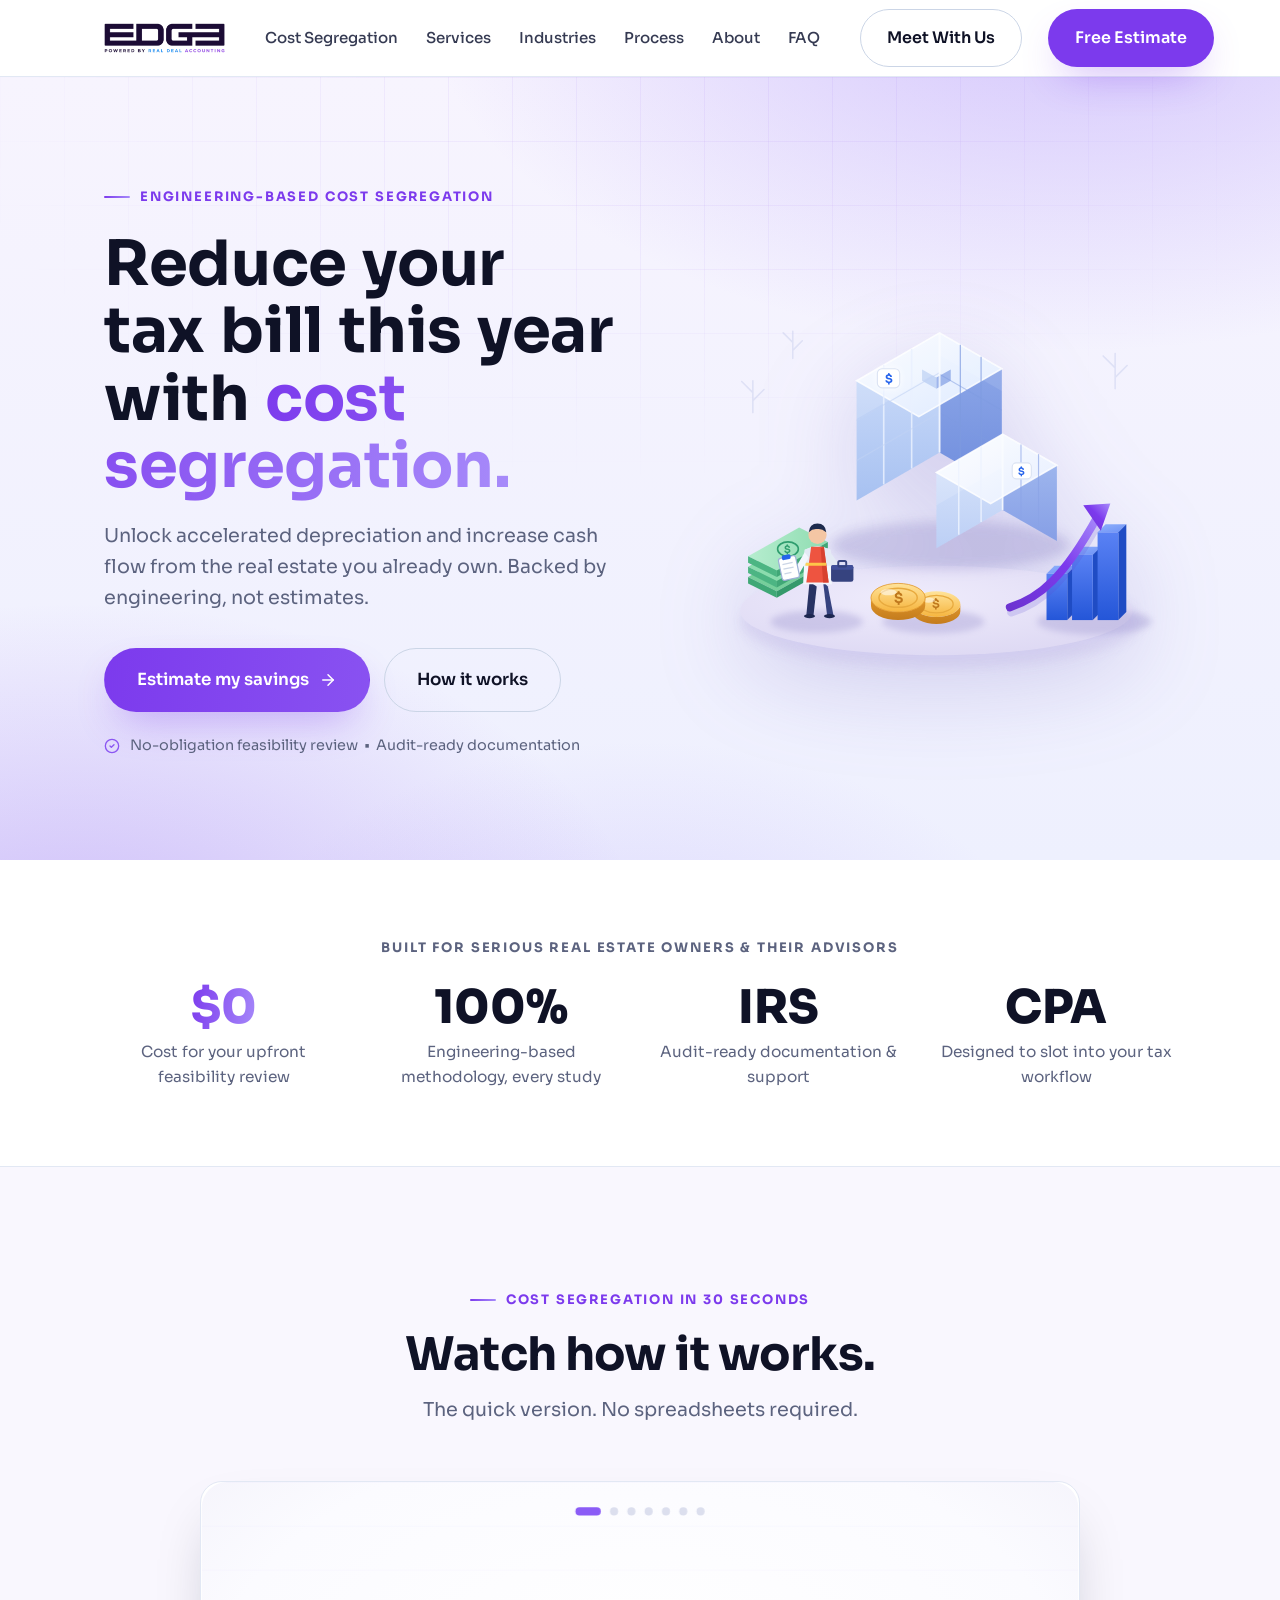
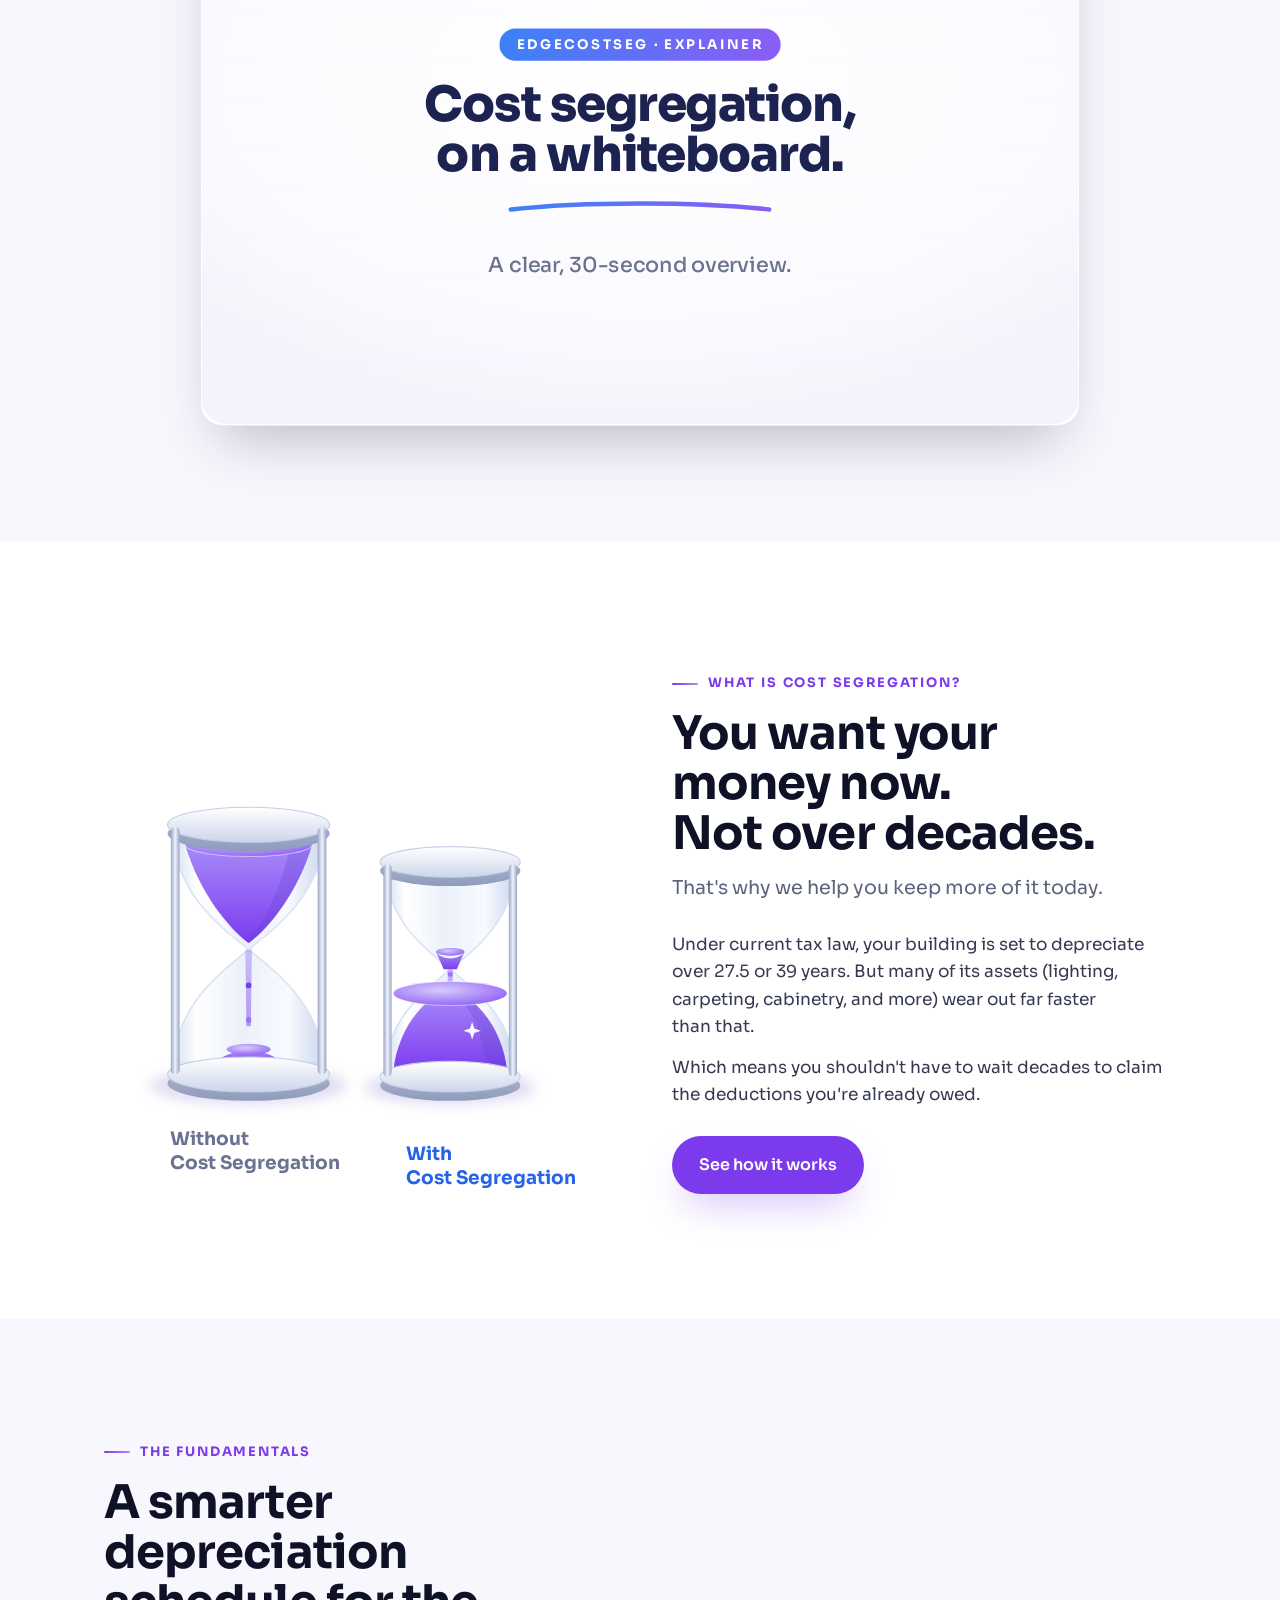
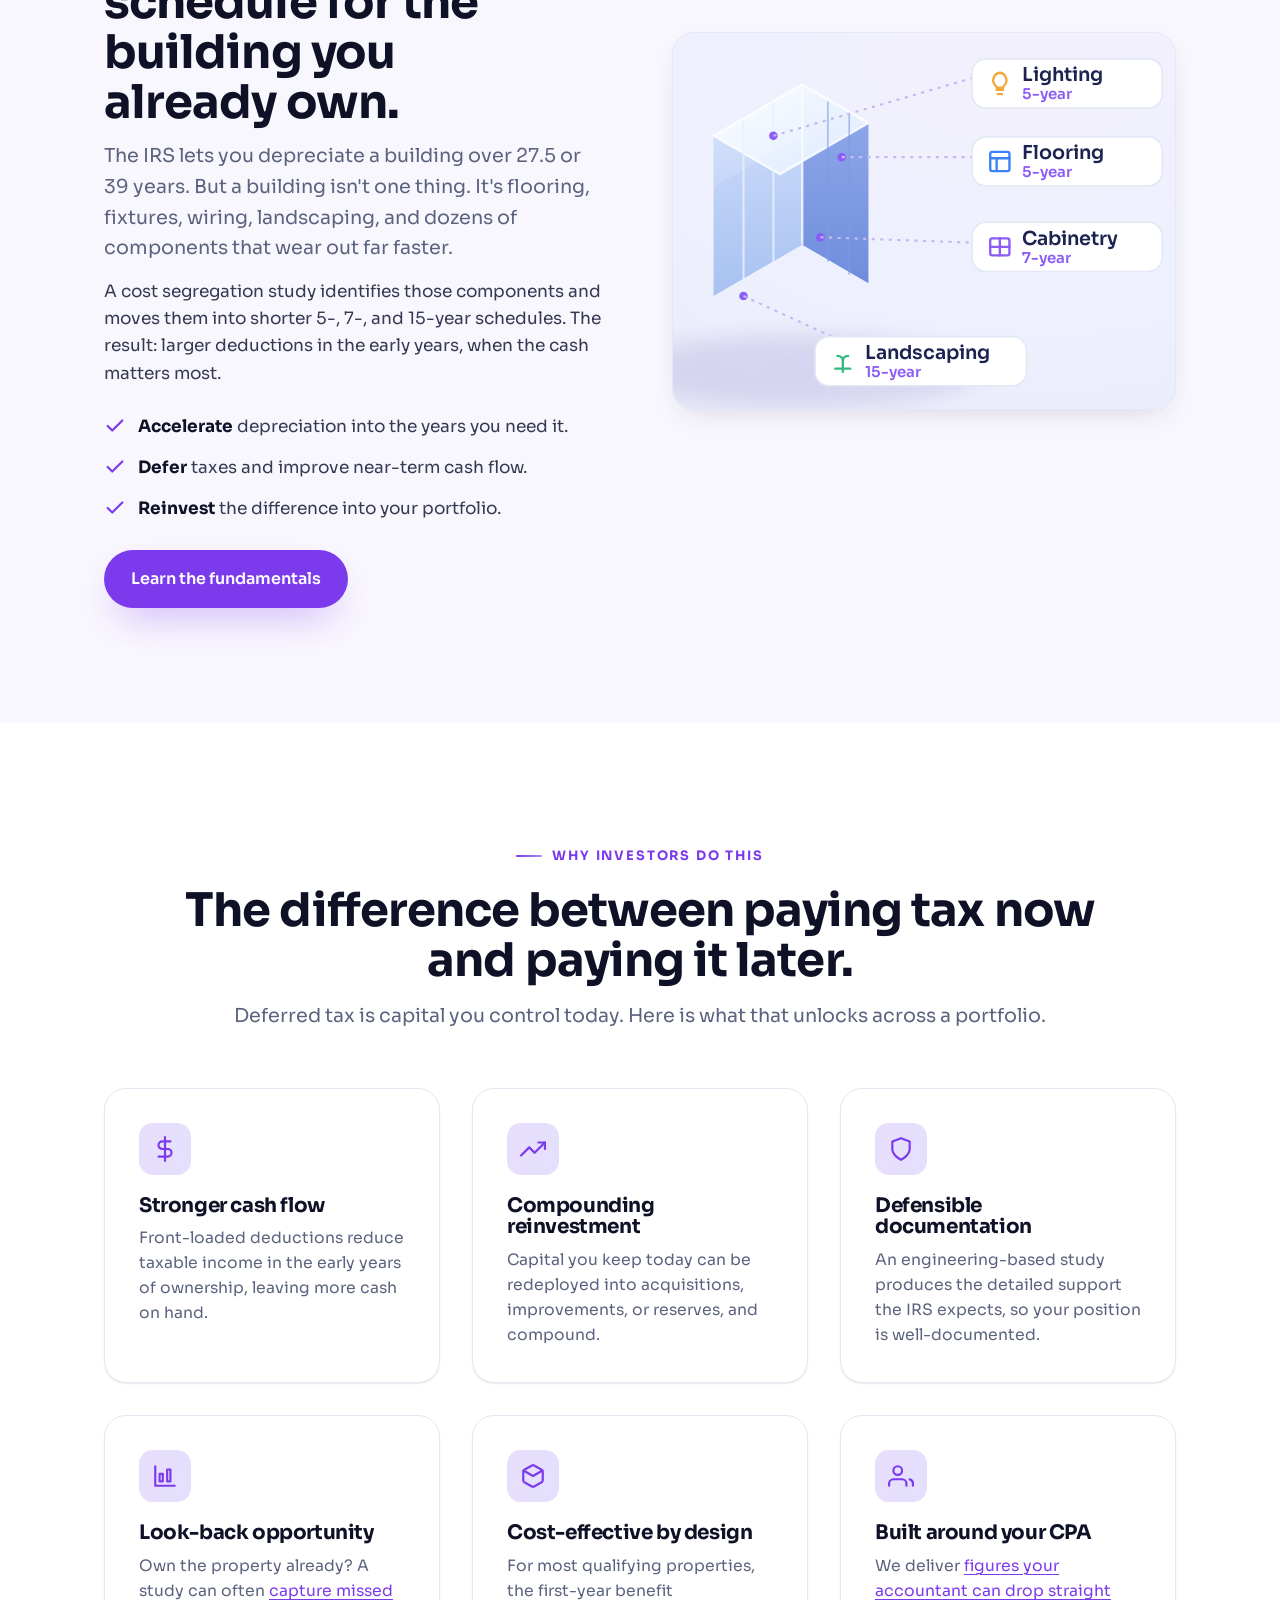
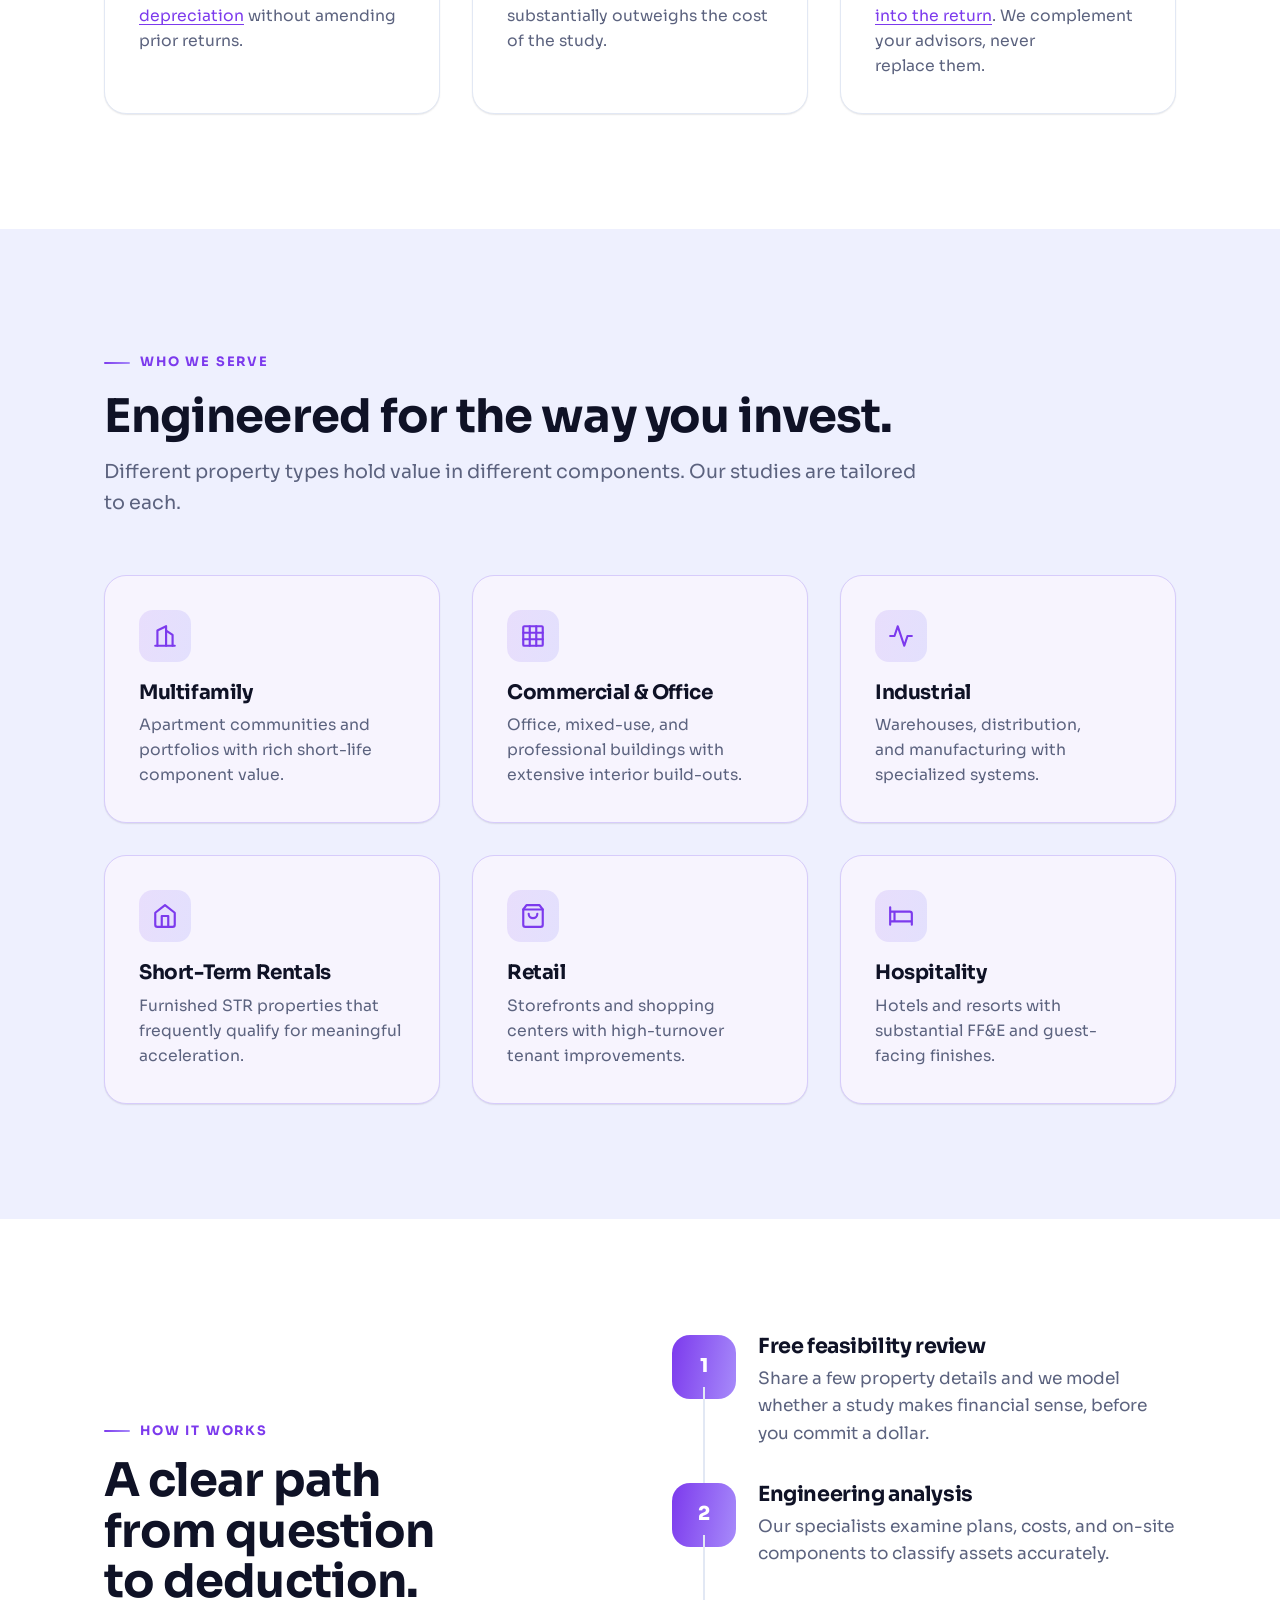
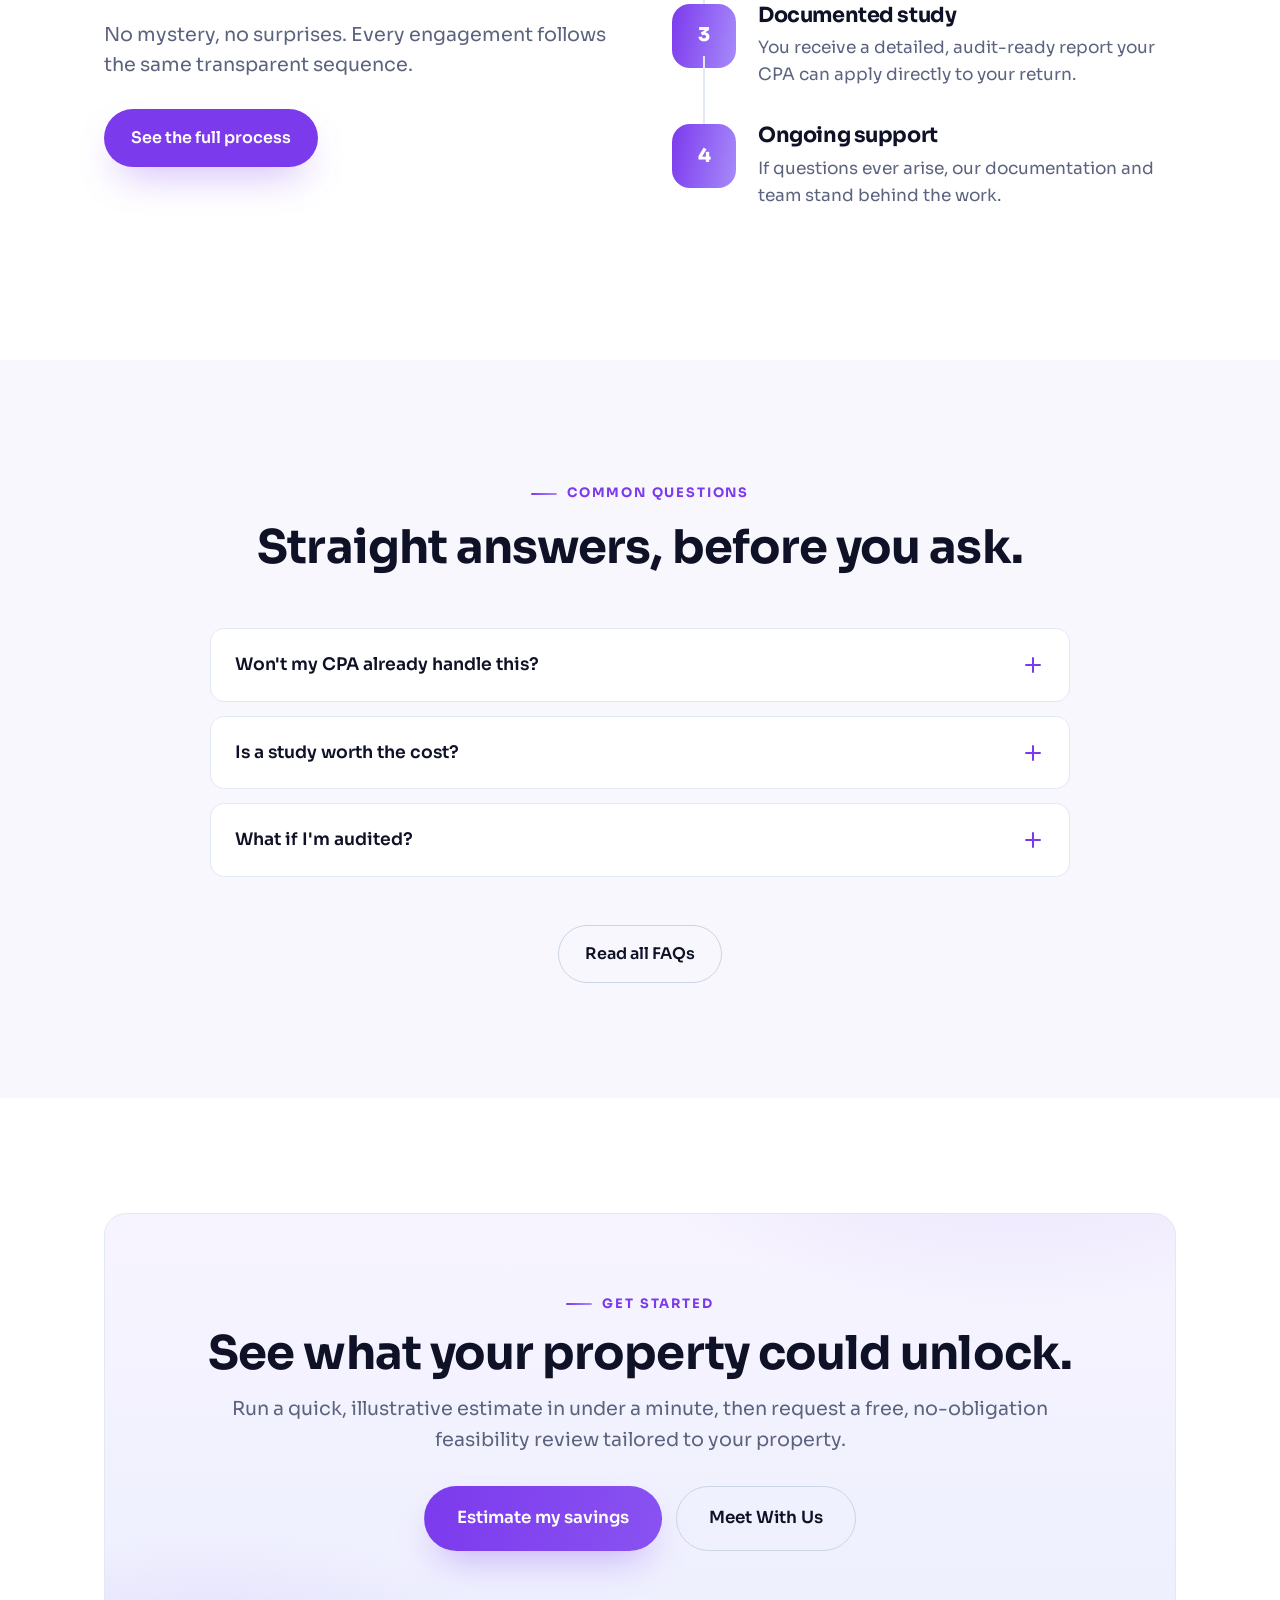
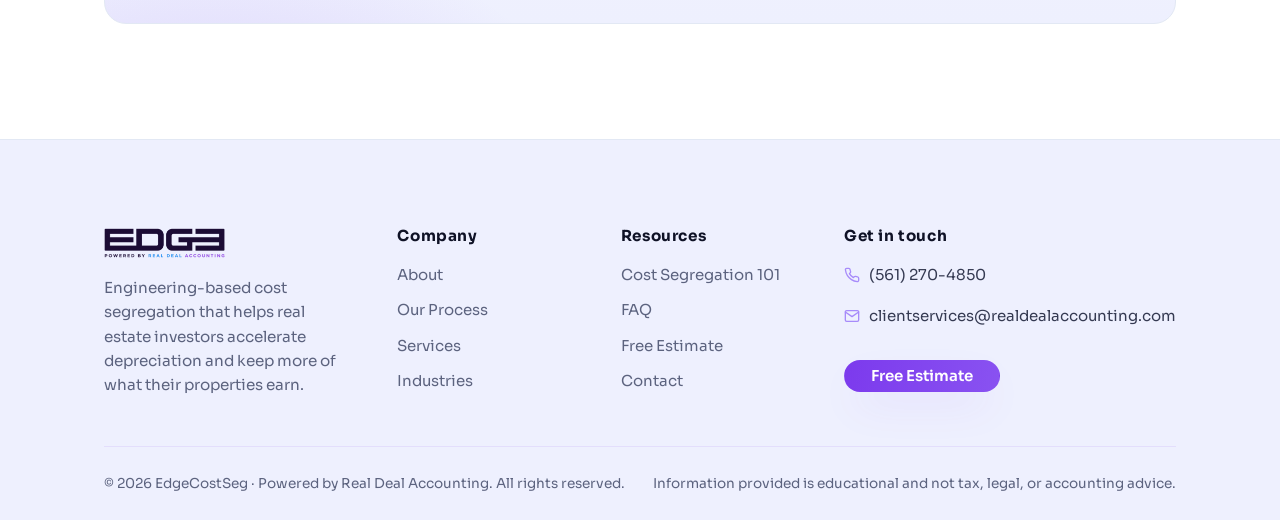
<file: index.html>
<!DOCTYPE html>
<html lang="en">
<head>
  <meta charset="UTF-8" />
  <meta name="viewport" content="width=device-width, initial-scale=1.0" />
  <title>Engineering-Based Cost Segregation Studies | EdgeCostSeg</title>
  <meta name="description" content="Engineering-based cost segregation studies that accelerate depreciation and free up cash flow for real estate investors. Powered by Real Deal Accounting." />
  <meta name="theme-color" content="#efeafe" />
  <link rel="preconnect" href="https://fonts.googleapis.com" />
  <link rel="preconnect" href="https://fonts.gstatic.com" crossorigin />
  <link href="https://fonts.googleapis.com/css2?family=Sora:wght@400;500;600;700;800&family=Figtree:wght@400;500;600;700&display=swap" rel="stylesheet" />
  <link rel="stylesheet" href="styles.css" />
  <noscript><style>.reveal { opacity: 1; transform: none; }</style></noscript>
</head>
<body>
  <a class="skip-link" href="#main">Skip to content</a>

  <!-- ============ HEADER / NAV (shared) ============ -->
  <header class="site-header">
    <div class="container nav">
      <a class="brand" href="index.html" aria-label="EdgeCostSeg home">
        <!-- EDIT: LOGO -->
        <img src="assets/logo.png" width="483" height="120" alt="EdgeCostSeg, powered by Real Deal Accounting" />
      </a>
      <nav aria-label="Primary">
        <ul class="nav-links">
          <li><a href="cost-segregation.html">Cost Segregation</a></li>
          <li><a href="services.html">Services</a></li>
          <li><a href="industries.html">Industries</a></li>
          <li><a href="process.html">Process</a></li>
          <li><a href="about.html">About</a></li>
          <li><a href="faq.html">FAQ</a></li>
        </ul>
      </nav>
      <div class="nav-cta">
        <!-- EDIT: CALENDLY LINK -->
        <a class="btn btn--ghost nav-save" href="https://calendly.com/swasserman-o0l3/costseg" target="_blank" rel="noopener">Meet With Us</a>
        <!-- EDIT: CTA LINK -->
        <a class="btn btn--primary nav-estimate" href="estimate.html">Free Estimate</a>
        <button class="nav-toggle" aria-label="Open menu" aria-expanded="false" aria-controls="mobileMenu">
          <svg viewBox="0 0 24 24" fill="none" stroke="currentColor" stroke-width="2" stroke-linecap="round"><line x1="3" y1="6" x2="21" y2="6"/><line x1="3" y1="12" x2="21" y2="12"/><line x1="3" y1="18" x2="21" y2="18"/></svg>
        </button>
      </div>
    </div>
  </header>
  <nav class="mobile-menu" id="mobileMenu" aria-label="Mobile">
    <a href="cost-segregation.html">Cost Segregation</a>
    <a href="services.html">Services</a>
    <a href="industries.html">Industries</a>
    <a href="process.html">Process</a>
    <a href="about.html">About</a>
    <a href="faq.html">FAQ</a>
    <a href="contact.html">Contact</a>
    <a class="btn btn--primary" href="estimate.html">Get My Free Estimate</a>
    <!-- EDIT: PHONE -->
    <a class="btn btn--ghost nav-save" href="https://calendly.com/swasserman-o0l3/costseg" target="_blank" rel="noopener">Meet With Us</a><a class="nav-phone" href="tel:+15612704850">Call (561) 270-4850</a>
  </nav>

  <main id="main">
    <!-- ============ HERO ============ -->
    <section class="hero">
      <div class="container">
        <div class="hero-grid">
          <div>
            <span class="eyebrow">Engineering-Based Cost Segregation</span>
            <h1 class="h-xl">Reduce your tax bill this year<br />with <span class="grad-text">cost segregation.</span></h1>
            <p class="lead measure">Unlock accelerated depreciation and increase cash flow from the real estate you already own. Backed by engineering, not estimates.</p>
            <div class="btn-row">
              <!-- EDIT: CTA LINK -->
              <a class="btn btn--gradient btn--lg" href="estimate.html">Estimate my savings
                <svg viewBox="0 0 24 24" fill="none" stroke="currentColor" stroke-width="2" stroke-linecap="round" stroke-linejoin="round"><line x1="5" y1="12" x2="19" y2="12"/><polyline points="12 5 19 12 12 19"/></svg>
              </a>
              <a class="btn btn--ghost btn--lg" href="cost-segregation.html">How it works</a>
            </div>
            <p class="hero-note">
              <svg viewBox="0 0 24 24" fill="none" stroke="currentColor" stroke-width="2" stroke-linecap="round" stroke-linejoin="round"><path d="M9 12l2 2 4-4"/><circle cx="12" cy="12" r="10"/></svg>
              No-obligation feasibility review &nbsp;•&nbsp; Audit-ready documentation
            </p>
          </div>

          <!-- Hero illustration (original, isometric) -->
          <div class="hero-illus">
            <svg viewBox="0 0 600 520" xmlns="http://www.w3.org/2000/svg" role="img" aria-label="Isometric illustration of a property, cash, and a rising growth chart representing tax savings unlocked through cost segregation">
  <defs>
    <linearGradient id="gTopA" x1="0" y1="0" x2="1" y2="1"><stop offset="0" stop-color="#fbfdff"></stop><stop offset="1" stop-color="#dde9ff"></stop></linearGradient>
    <linearGradient id="gLeftA" x1="0" y1="0" x2="0" y2="1"><stop offset="0" stop-color="#d3e1fb"></stop><stop offset="1" stop-color="#a7c1f1"></stop></linearGradient>
    <linearGradient id="gRightA" x1="0" y1="0" x2="0" y2="1"><stop offset="0" stop-color="#93acea"></stop><stop offset="1" stop-color="#6f8ddd"></stop></linearGradient>
    <linearGradient id="gTopB" x1="0" y1="0" x2="1" y2="1"><stop offset="0" stop-color="#fdfeff"></stop><stop offset="1" stop-color="#e6eeff"></stop></linearGradient>
    <linearGradient id="gLeftB" x1="0" y1="0" x2="0" y2="1"><stop offset="0" stop-color="#dde8fc"></stop><stop offset="1" stop-color="#bccff5"></stop></linearGradient>
    <linearGradient id="gRightB" x1="0" y1="0" x2="0" y2="1"><stop offset="0" stop-color="#a7bef0"></stop><stop offset="1" stop-color="#869fe6"></stop></linearGradient>
    <linearGradient id="arrowG" x1="0" y1="1" x2="1" y2="0"><stop offset="0" stop-color="#2f6df0"></stop><stop offset=".55" stop-color="#5b7bf2"></stop><stop offset="1" stop-color="#9264f5"></stop></linearGradient>
    <linearGradient id="barFront" x1="0" y1="1" x2="0" y2="0"><stop offset="0" stop-color="#2456d8"></stop><stop offset="1" stop-color="#5a82f4"></stop></linearGradient>
    <linearGradient id="barTop" x1="0" y1="0" x2="1" y2="1"><stop offset="0" stop-color="#8fb0fb"></stop><stop offset="1" stop-color="#6e92f6"></stop></linearGradient>
    <linearGradient id="coinTop" x1="0" y1="0" x2="0" y2="1"><stop offset="0" stop-color="#ffe39a"></stop><stop offset="1" stop-color="#f6b53f"></stop></linearGradient>
    <linearGradient id="coinSide" x1="0" y1="0" x2="0" y2="1"><stop offset="0" stop-color="#e0962a"></stop><stop offset="1" stop-color="#c47c1d"></stop></linearGradient>
    <linearGradient id="cashTop" x1="0" y1="0" x2="1" y2="0"><stop offset="0" stop-color="#b6edcf"></stop><stop offset="1" stop-color="#8fdcb1"></stop></linearGradient>
    <radialGradient id="podium" cx="42%" cy="36%" r="72%"><stop offset="0" stop-color="#efecfc"></stop><stop offset="1" stop-color="#ddd8f3"></stop></radialGradient>
    <filter id="soft" x="-60%" y="-60%" width="220%" height="220%"><feGaussianBlur stdDeviation="7"></feGaussianBlur></filter>
    <filter id="softS" x="-80%" y="-80%" width="260%" height="260%"><feGaussianBlur stdDeviation="4"></feGaussianBlur></filter>
  </defs>

  <!-- decorative wireframe trees -->
  <g stroke="#cdd2ee" stroke-width="2" fill="none" opacity=".55" stroke-linecap="round">
    <path d="M70 150 v40 M70 165 l-14 -14 M70 175 l14 -14"></path>
    <path d="M524 116 v44 M524 134 l-15 -15 M524 146 l15 -15"></path>
    <path d="M120 88 v34 M120 102 l-12 -12 M120 112 l12 -12"></path>
  </g>

  <!-- podium + ambient shadow -->
  <ellipse cx="306" cy="452" rx="252" ry="58" fill="#c7c0ea" opacity=".45" filter="url(#soft)"></ellipse>
  <ellipse cx="300" cy="438" rx="246" ry="56" fill="url(#podium)"></ellipse>

  <!-- contact shadows -->
  <ellipse cx="318" cy="356" rx="150" ry="30" fill="#8f87c8" opacity=".34" filter="url(#soft)"></ellipse>
  <ellipse cx="150" cy="452" rx="58" ry="14" fill="#8f87c8" opacity=".3" filter="url(#softS)"></ellipse>
  <ellipse cx="296" cy="452" rx="64" ry="15" fill="#8f87c8" opacity=".3" filter="url(#softS)"></ellipse>
  <ellipse cx="498" cy="452" rx="72" ry="16" fill="#8f87c8" opacity=".3" filter="url(#softS)"></ellipse>

  <!-- ============ MAIN GLASS TOWER ============ -->
  <g>
    <polygon points="304,240 382,285 382,135 304,90" fill="url(#gRightA)"></polygon>
    <polygon points="200,300 304,240 304,90 200,150" fill="url(#gLeftA)"></polygon>
    <polygon points="200,150 304,90 382,135 278,195" fill="url(#gTopA)"></polygon>
    <!-- parapet rim -->
    <polygon points="200,150 304,90 382,135 278,195" fill="none" stroke="#ffffff" stroke-width="2" opacity=".85"></polygon>
    <!-- rooftop unit -->
    <g>
      <polygon points="282,150 300,140 318,150 300,160" fill="#eef4ff"></polygon>
      <polygon points="282,150 300,160 300,146 282,136" fill="#c4d6f6"></polygon>
      <polygon points="300,160 318,150 318,136 300,146" fill="#9fb6ec"></polygon>
    </g>
    <!-- glass sheen -->
    <polygon points="200,150 304,90 304,138 200,198" fill="#ffffff" opacity=".14"></polygon>
    <polygon points="304,118 382,163 382,135 304,90" fill="#ffffff" opacity=".10"></polygon>
    <!-- mullions: left face -->
    <g stroke="#eaf1ff" stroke-width="2" opacity=".85"><line x1="234" y1="280" x2="234" y2="130"></line><line x1="269" y1="260" x2="269" y2="110"></line></g>
    <g stroke="#c2d3f4" stroke-width="1.4" opacity=".6"><line x1="200" y1="200" x2="304" y2="140"></line><line x1="200" y1="250" x2="304" y2="190"></line></g>
    <!-- mullions: right face -->
    <g stroke="#7e9be0" stroke-width="1.6" opacity=".7"><line x1="330" y1="105" x2="330" y2="255"></line><line x1="356" y1="120" x2="356" y2="270"></line></g>
    <g stroke="#7e9be0" stroke-width="1.3" opacity=".5"><line x1="304" y1="142" x2="382" y2="187"></line><line x1="304" y1="190" x2="382" y2="235"></line></g>
    <!-- bright vertical corner edge -->
    <line x1="304" y1="240" x2="304" y2="90" stroke="#fbfdff" stroke-width="2.4" opacity=".8"></line>
    <!-- $ tag -->
    <g transform="translate(240,148)" filter="url(#softS)"><rect x="-14" y="-13" width="28" height="24" rx="6" fill="#fff"></rect></g>
    <g transform="translate(240,148)"><rect x="-14" y="-13" width="28" height="24" rx="6" fill="#fff" stroke="#dbe3f3" stroke-width="1.4"></rect><text x="0" y="5" font-family="Sora, sans-serif" font-size="15" font-weight="700" fill="#2563eb" text-anchor="middle">$</text></g>
  </g>

  <!-- ============ FRONT SHORTER BLOCK ============ -->
  <g>
    <polygon points="383,312 451,351 451,256 383,217" fill="url(#gRightB)"></polygon>
    <polygon points="300,360 383,312 383,217 300,265" fill="url(#gLeftB)"></polygon>
    <polygon points="300,265 383,217 451,256 368,304" fill="url(#gTopB)"></polygon>
    <polygon points="300,265 383,217 451,256 368,304" fill="none" stroke="#ffffff" stroke-width="2" opacity=".85"></polygon>
    <polygon points="300,265 383,217 383,258 300,306" fill="#ffffff" opacity=".14"></polygon>
    <g stroke="#eef4ff" stroke-width="1.9" opacity=".85"><line x1="328" y1="343" x2="328" y2="248"></line><line x1="356" y1="327" x2="356" y2="232"></line></g>
    <g stroke="#8aa3e6" stroke-width="1.5" opacity=".65"><line x1="406" y1="230" x2="406" y2="325"></line><line x1="428" y1="242" x2="428" y2="337"></line></g>
    <line x1="383" y1="312" x2="383" y2="217" stroke="#fbfdff" stroke-width="2.2" opacity=".8"></line>
    <g transform="translate(407,264)"><rect x="-12" y="-11" width="24" height="20" rx="5" fill="#fff" stroke="#dbe3f3" stroke-width="1.4"></rect><text x="0" y="4" font-family="Sora, sans-serif" font-size="13" font-weight="700" fill="#2563eb" text-anchor="middle">$</text></g>
  </g>

  <!-- ============ CASH STACK ============ -->
  <g transform="translate(64,378)">
    <g><polygon points="0,18 64,-18 100,0 36,36" fill="#76cf9b"></polygon><polygon points="0,18 36,36 36,44 0,26" fill="#3fa876"></polygon><polygon points="36,36 100,0 100,8 36,44" fill="#359a6b"></polygon></g>
    <g transform="translate(0,-13)"><polygon points="0,18 64,-18 100,0 36,36" fill="#8bdcae"></polygon><polygon points="0,18 36,36 36,44 0,26" fill="#4cb583"></polygon><polygon points="36,36 100,0 100,8 36,44" fill="#41a777"></polygon></g>
    <g transform="translate(0,-26)"><polygon points="0,18 64,-18 100,0 36,36" fill="url(#cashTop)"></polygon><polygon points="0,18 36,36 36,44 0,26" fill="#4cb583"></polygon><polygon points="36,36 100,0 100,8 36,44" fill="#41a777"></polygon><ellipse cx="50" cy="9" rx="13" ry="9" fill="none" stroke="#2f9d6e" stroke-width="2"></ellipse><text x="50" y="14" font-family="Sora, sans-serif" font-size="13" font-weight="700" fill="#2f9d6e" text-anchor="middle">$</text></g>
  </g>

  <!-- ============ COINS ============ -->
  <g transform="translate(252,416)">
    <!-- back coin -->
    <g transform="translate(48,14)">
      <path d="M-30 0 A30 16 0 0 0 30 0 L30 9 A30 16 0 0 1 -30 9 Z" fill="url(#coinSide)"></path>
      <ellipse cx="0" cy="0" rx="30" ry="16" fill="url(#coinTop)"></ellipse>
      <ellipse cx="0" cy="0" rx="21" ry="11" fill="none" stroke="#e8aa3e" stroke-width="1.6"></ellipse>
      <text x="0" y="5" font-family="Sora, sans-serif" font-size="15" font-weight="700" fill="#bf781d" text-anchor="middle">$</text>
      <ellipse cx="-10" cy="-5" rx="8" ry="3.4" fill="#fff" opacity=".5"></ellipse>
    </g>
    <!-- front coins (two stacked) -->
    <g>
      <path d="M-34 6 A34 18 0 0 0 34 6 L34 16 A34 18 0 0 1 -34 16 Z" fill="url(#coinSide)"></path>
      <ellipse cx="0" cy="6" rx="34" ry="18" fill="url(#coinTop)"></ellipse>
      <ellipse cx="0" cy="6" rx="34" ry="18" fill="none" stroke="#e0962a" stroke-width="1"></ellipse>
      <ellipse cx="0" cy="6" rx="24" ry="12" fill="none" stroke="#e8aa3e" stroke-width="1.8"></ellipse>
      <text x="0" y="12" font-family="Sora, sans-serif" font-size="18" font-weight="700" fill="#bf781d" text-anchor="middle">$</text>
      <ellipse cx="-12" cy="-1" rx="10" ry="4" fill="#fff" opacity=".55"></ellipse>
    </g>
  </g>

  <!-- ============ GROWTH ARROW + 3D BARS ============ -->
  <g transform="translate(440,300)">
    <!-- bar 1 -->
    <polygon points="-2,92 24,92 34,82 8,82" fill="url(#barTop)"></polygon>
    <polygon points="24,92 34,82 34,140 24,150" fill="#1f4cc4"></polygon>
    <rect x="-2" y="92" width="26" height="58" fill="url(#barFront)"></rect>
    <!-- bar 2 -->
    <polygon points="30,68 56,68 66,58 40,58" fill="url(#barTop)"></polygon>
    <polygon points="56,68 66,58 66,140 56,150" fill="#1f4cc4"></polygon>
    <rect x="30" y="68" width="26" height="82" fill="url(#barFront)"></rect>
    <!-- bar 3 -->
    <polygon points="62,40 88,40 98,30 72,30" fill="url(#barTop)"></polygon>
    <polygon points="88,40 98,30 98,140 88,150" fill="#1f4cc4"></polygon>
    <rect x="62" y="40" width="26" height="110" fill="url(#barFront)"></rect>
    <!-- arrow -->
    <path d="M-48 136 C -10 124, 20 98, 62 22" fill="none" stroke="#5a4bd0" stroke-width="11" stroke-linecap="round" opacity=".18" transform="translate(2,4)"></path>
    <path d="M-48 134 C -10 122, 20 96, 62 20" fill="none" stroke="url(#arrowG)" stroke-width="10" stroke-linecap="round"></path>
    <path d="M44 6 L78 4 L66 38 Z" fill="url(#arrowG)"></path>
  </g>

  <!-- ============ INSPECTOR FIGURE ============ -->
  <g transform="translate(150,332)">
    <path d="M-9 70 L-13 112 L-4 112 L0 76 Z" fill="#283363"></path>
    <path d="M8 70 L13 112 L21 112 L14 76 Z" fill="#36437f"></path>
    <ellipse cx="-9" cy="113" rx="7" ry="2.6" fill="#1d2750"></ellipse>
    <ellipse cx="16" cy="113" rx="7" ry="2.6" fill="#1d2750"></ellipse>
    <!-- shirt -->
    <path d="M-15 30 Q1 21 17 30 L19 73 L-17 73 Z" fill="#f3f6fc"></path>
    <path d="M-15 30 Q1 21 17 30 L19 50 L-17 50 Z" fill="#e4eaf4"></path>
    <!-- safety vest -->
    <path d="M-7 26 L9 26 L15 71 L-13 71 Z" fill="#ee5440"></path>
    <path d="M9 26 L15 71 L8 71 L5 28 Z" fill="#d8412e"></path>
    <rect x="-9" y="46" width="26" height="4" fill="#ffd24a" opacity=".9" transform="skewX(-6)"></rect>
    <!-- arms -->
    <path d="M-15 33 L-28 55 L-22 60 L-10 40 Z" fill="#f3f6fc"></path>
    <path d="M17 33 L30 51 L25 57 L12 40 Z" fill="#e4eaf4"></path>
    <!-- head -->
    <circle cx="1" cy="11" r="11.5" fill="#f4c6a4"></circle>
    <path d="M-10 8 Q-9 -3 1 -3 Q11 -3 12 8 Q6 3 1 4 Q-5 3 -10 8 Z" fill="#1d2a4d"></path>
    <!-- clipboard -->
    <g transform="translate(-36,52) rotate(-12)">
      <rect x="-10" y="-13" width="22" height="28" rx="3" fill="#fff" stroke="#9db0d6" stroke-width="1.5"></rect>
      <rect x="-5" y="-16" width="11" height="6" rx="2" fill="#2563eb"></rect>
      <line x1="-6" y1="-5" x2="7" y2="-5" stroke="#cbd5e6" stroke-width="1.6"></line>
      <line x1="-6" y1="1" x2="7" y2="1" stroke="#cbd5e6" stroke-width="1.6"></line>
      <line x1="-6" y1="7" x2="3" y2="7" stroke="#cbd5e6" stroke-width="1.6"></line>
    </g>
    <!-- briefcase -->
    <g transform="translate(31,59)">
      <rect x="-13" y="-10" width="28" height="21" rx="3" fill="#36437f"></rect>
      <rect x="-13" y="-10" width="28" height="6" rx="3" fill="#41509a"></rect>
      <rect x="-4" y="-15" width="10" height="7" rx="2" fill="none" stroke="#36437f" stroke-width="2.4"></rect>
    </g>
  </g>
            </svg>
          </div>
        </div>
      </div>
    </section>

    <!-- ============ TRUST STRIP ============ -->
    <section class="section--tight" style="border-bottom:1px solid var(--gray-200)">
      <div class="container">
        <p class="center text-muted" style="font-size:.82rem;letter-spacing:.14em;text-transform:uppercase;font-weight:700;margin-bottom:26px">Built for serious real estate owners &amp; their advisors</p>
        <div class="statband">
          <div class="stat reveal center">
            <div class="stat-fig"><span class="grad-text">$0</span></div>
            <div class="stat-lab">Cost for your upfront feasibility review</div>
          </div>
          <div class="stat reveal center">
            <div class="stat-fig">100%</div>
            <div class="stat-lab">Engineering-based methodology, every study</div>
          </div>
          <div class="stat reveal center">
            <div class="stat-fig">IRS</div>
            <div class="stat-lab">Audit-ready documentation &amp; support</div>
          </div>
          <div class="stat reveal center">
            <div class="stat-fig">CPA</div>
            <div class="stat-lab">Designed to slot into your tax workflow</div>
          </div>
        </div>
      </div>
    </section>

    <!-- ============ ANIMATED EXPLAINER ============ -->
    <section class="section section--gray">
      <div class="container">
        <div class="block-head center">
          <span class="eyebrow">Cost segregation in 30 seconds</span>
          <h2 class="h-lg">Watch how it works.</h2>
          <p class="lead measure">The quick version. No spreadsheets required.</p>
        </div>
        <div class="explainer-frame reveal">
          <iframe src="assets/explainer.html?v=6" title="Animated explainer: what cost segregation is and how it puts cash back in your pocket sooner" loading="lazy" scrolling="no"></iframe>
        </div>
      </div>
    </section>

    <!-- ============ MONEY NOW / HOURGLASS ============ -->
    <section class="section">
      <div class="container">
        <div class="split">
          <div class="hourglass-art">
            <svg viewBox="0 0 460 500" xmlns="http://www.w3.org/2000/svg" role="img" aria-label="Two hourglasses comparing depreciation without cost segregation, where most of the benefit is still waiting, versus with cost segregation, where the benefit is already realized">
              <defs>
                <linearGradient id="hGlass" x1="0" y1="0" x2="1" y2="0"><stop offset="0" stop-color="#c2d2ee"></stop><stop offset=".16" stop-color="#ffffff"></stop><stop offset=".46" stop-color="#e4ecf9"></stop><stop offset=".76" stop-color="#f6f9ff"></stop><stop offset="1" stop-color="#b6c7e6"></stop></linearGradient>
                <linearGradient id="hSand" x1="0" y1="0" x2="0" y2="1"><stop offset="0" stop-color="#6f9bff"></stop><stop offset="1" stop-color="#7c4dff"></stop></linearGradient>
                <radialGradient id="hSandTop" cx="42%" cy="36%" r="68%"><stop offset="0" stop-color="#cfe0ff"></stop><stop offset="1" stop-color="#8f9cf6"></stop></radialGradient>
                <linearGradient id="hCap" x1="0" y1="0" x2="0" y2="1"><stop offset="0" stop-color="#ffffff"></stop><stop offset="1" stop-color="#ccd6ea"></stop></linearGradient>
                <linearGradient id="hCapRim" x1="0" y1="0" x2="0" y2="1"><stop offset="0" stop-color="#aeb9d3"></stop><stop offset="1" stop-color="#8f9bbb"></stop></linearGradient>
                <linearGradient id="hPost" x1="0" y1="0" x2="1" y2="0"><stop offset="0" stop-color="#9aa6c4"></stop><stop offset=".5" stop-color="#eef2fa"></stop><stop offset="1" stop-color="#9aa6c4"></stop></linearGradient>
                <filter id="hsoft" x="-60%" y="-60%" width="220%" height="220%"><feGaussianBlur stdDeviation="6"></feGaussianBlur></filter>
              </defs>

              <!-- ===== Hourglass: WITHOUT (sand mostly on top) ===== -->
              <g transform="translate(132,150)">
                <ellipse cx="0" cy="242" rx="90" ry="17" fill="#b9b2e0" opacity=".45" filter="url(#hsoft)"></ellipse>
                <!-- bottom disc lower rim (depth) -->
                <ellipse cx="0" cy="240" rx="74" ry="16" fill="url(#hCapRim)"></ellipse>
                <!-- glass tube -->
                <path d="M-70 4 C-70 70 -16 104 0 118 C-16 132 -70 166 -70 232 L70 232 C70 166 16 132 0 118 C16 104 70 70 70 4 Z" fill="url(#hGlass)" opacity=".72" stroke="#cdd8ef" stroke-width="1.5"></path>
                <!-- left curvature highlight -->
                <path d="M-54 16 C-54 64 -24 96 -10 112 C-22 96 -44 64 -44 16 Z" fill="#ffffff" opacity=".55"></path>
                <!-- SAND top (full cone) -->
                <path d="M-58 22 C-44 70 -14 102 0 112 C14 102 44 70 58 22 Z" fill="url(#hSand)"></path>
                <path d="M0 112 C14 102 44 70 58 22 L38 22 C30 64 12 96 0 108 Z" fill="#5a44c8" opacity=".26"></path>
                <ellipse cx="0" cy="22" rx="58" ry="11" fill="url(#hSandTop)"></ellipse>
                <ellipse cx="0" cy="22" rx="58" ry="11" fill="none" stroke="#ffffff" stroke-width="1" opacity=".5"></ellipse>
                <!-- falling stream -->
                <path d="M-3 118 L3 118 L2 188 L-2 188 Z" fill="url(#hSand)" opacity=".5"></path>
                <!-- animated falling grains -->
                <g>
                  <circle class="tw-grain" cx="0" cy="120" r="2.6" fill="#7c4dff">
                    <animateTransform attributeName="transform" type="translate" from="0 0" to="0 92" dur="0.85s" begin="0s" repeatCount="indefinite"></animateTransform>
                    <animate attributeName="opacity" values="0;1;1;0.2;0" dur="0.85s" begin="0s" repeatCount="indefinite"></animate>
                  </circle>
                  <circle class="tw-grain tw-grain--soft" cx="0" cy="120" r="2.2" fill="#9264f5">
                    <animateTransform attributeName="transform" type="translate" from="0 0" to="0 92" dur="0.85s" begin="0.28s" repeatCount="indefinite"></animateTransform>
                    <animate attributeName="opacity" values="0;1;1;0.2;0" dur="0.85s" begin="0.28s" repeatCount="indefinite"></animate>
                  </circle>
                  <circle class="tw-grain" cx="0" cy="120" r="2.6" fill="#7c4dff">
                    <animateTransform attributeName="transform" type="translate" from="0 0" to="0 92" dur="0.85s" begin="0.56s" repeatCount="indefinite"></animateTransform>
                    <animate attributeName="opacity" values="0;1;1;0.2;0" dur="0.85s" begin="0.56s" repeatCount="indefinite"></animate>
                  </circle>
                </g>
                <!-- bottom pile (3D mound) -->
                <ellipse cx="0" cy="224" rx="34" ry="8" fill="#5a44c8" opacity=".3"></ellipse>
                <path d="M-32 224 C-22 206 22 206 32 224 Z" fill="url(#hSand)"></path>
                <ellipse cx="0" cy="209" rx="20" ry="5" fill="url(#hSandTop)" opacity=".95"></ellipse>
                <!-- caps (3D discs) -->
                <ellipse cx="0" cy="12" rx="74" ry="16" fill="url(#hCapRim)"></ellipse>
                <ellipse cx="0" cy="4" rx="74" ry="16" fill="url(#hCap)" stroke="#c4cee6" stroke-width="1"></ellipse>
                <ellipse cx="0" cy="232" rx="74" ry="16" fill="url(#hCap)" stroke="#c4cee6" stroke-width="1"></ellipse>
                <!-- posts -->
                <rect x="-71" y="6" width="8" height="226" rx="4" fill="url(#hPost)"></rect>
                <rect x="63" y="6" width="8" height="226" rx="4" fill="url(#hPost)"></rect>
              </g>

              <!-- ===== Hourglass: WITH (sand mostly on bottom) ===== -->
              <g transform="translate(316,184)">
                <ellipse cx="0" cy="210" rx="78" ry="15" fill="#b9b2e0" opacity=".45" filter="url(#hsoft)"></ellipse>
                <ellipse cx="0" cy="208" rx="64" ry="14" fill="url(#hCapRim)"></ellipse>
                <!-- glass tube -->
                <path d="M-60 4 C-60 60 -14 90 0 102 C-14 114 -60 144 -60 200 L60 200 C60 144 14 114 0 102 C14 90 60 60 60 4 Z" fill="url(#hGlass)" opacity=".72" stroke="#cdd8ef" stroke-width="1.5"></path>
                <path d="M-46 14 C-46 54 -20 82 -8 96 C-20 82 -38 54 -38 14 Z" fill="#ffffff" opacity=".55"></path>
                <!-- tiny top sand at neck -->
                <path d="M-13 86 C-8 94 8 94 13 86 L6 102 L-6 102 Z" fill="url(#hSand)"></path>
                <ellipse cx="0" cy="86" rx="13" ry="3.5" fill="url(#hSandTop)"></ellipse>
                <!-- thin stream -->
                <path d="M-2.5 102 L2.5 102 L2 120 L-2 120 Z" fill="url(#hSand)" opacity=".5"></path>
                <!-- animated falling grains (slower trickle) -->
                <g>
                  <circle class="tw-grain" cx="0" cy="103" r="2.3" fill="#7c4dff">
                    <animateTransform attributeName="transform" type="translate" from="0 0" to="0 20" dur="1.3s" begin="0s" repeatCount="indefinite"></animateTransform>
                    <animate attributeName="opacity" values="0;1;1;0" dur="1.3s" begin="0s" repeatCount="indefinite"></animate>
                  </circle>
                  <circle class="tw-grain tw-grain--soft" cx="0" cy="103" r="2" fill="#9264f5">
                    <animateTransform attributeName="transform" type="translate" from="0 0" to="0 20" dur="1.3s" begin="0.65s" repeatCount="indefinite"></animateTransform>
                    <animate attributeName="opacity" values="0;1;1;0" dur="1.3s" begin="0.65s" repeatCount="indefinite"></animate>
                  </circle>
                </g>
                <!-- bottom mound (full, 3D) -->
                <path d="M-52 196 C-48 150 -16 122 0 122 C16 122 48 150 52 196 Z" fill="url(#hSand)"></path>
                <path d="M0 122 C16 122 48 150 52 196 L34 196 C30 154 14 128 0 124 Z" fill="#5a44c8" opacity=".26"></path>
                <ellipse cx="0" cy="124" rx="52" ry="11" fill="url(#hSandTop)"></ellipse>
                <ellipse cx="0" cy="124" rx="52" ry="11" fill="none" stroke="#ffffff" stroke-width="1" opacity=".5"></ellipse>
                <!-- sparkle now -->
                <g fill="#ffffff" opacity=".95"><path d="M20 150 l2 6 6 2 -6 2 -2 6 -2 -6 -6 -2 6 -2 Z"></path></g>
                <!-- caps -->
                <ellipse cx="0" cy="12" rx="64" ry="14" fill="url(#hCapRim)"></ellipse>
                <ellipse cx="0" cy="4" rx="64" ry="14" fill="url(#hCap)" stroke="#c4cee6" stroke-width="1"></ellipse>
                <ellipse cx="0" cy="200" rx="64" ry="14" fill="url(#hCap)" stroke="#c4cee6" stroke-width="1"></ellipse>
                <rect x="-61" y="6" width="7.5" height="194" rx="3.75" fill="url(#hPost)"></rect>
                <rect x="53.5" y="6" width="7.5" height="194" rx="3.75" fill="url(#hPost)"></rect>
              </g>

              <!-- labels -->
              <g font-family="Sora, sans-serif" font-weight="700">
                <text x="60" y="446" font-size="17" fill="#6b7390">Without</text>
                <text x="60" y="468" font-size="17" fill="#6b7390">Cost Segregation</text>
                <text x="276" y="460" font-size="17" fill="#2563eb">With</text>
                <text x="276" y="482" font-size="17" fill="#2563eb">Cost Segregation</text>
              </g>
            </svg>
          </div>

          <div>
            <span class="eyebrow">What is cost segregation?</span>
            <h2 class="h-lg mt-s">You want your money now.<br />Not over decades.</h2>
            <p class="lead mt-s">That's why we help you keep more of it today.</p>
            <p class="mt-m">Under current tax law, your building is set to depreciate over 27.5 or 39 years. But many of its assets (lighting, carpeting, cabinetry, and more) wear out far faster than that.</p>
            <p class="mt-s">Which means you shouldn't have to wait decades to claim the deductions you're already owed.</p>
            <div class="btn-row mt-m">
              <a class="btn btn--primary" href="cost-segregation.html">See how it works</a>
            </div>
          </div>
        </div>
      </div>
    </section>

    <!-- ============ WHAT IS IT ============ -->
    <section class="section section--gray">
      <div class="container">
        <div class="split">
          <div>
            <span class="eyebrow">The fundamentals</span>
            <h2 class="h-lg mt-s">A smarter depreciation schedule for the building you already own.</h2>
            <p class="lead mt-s">The IRS lets you depreciate a building over 27.5 or 39 years. But a building isn't one thing. It's flooring, fixtures, wiring, landscaping, and dozens of components that wear out far faster.</p>
            <p class="mt-s">A cost segregation study identifies those components and moves them into shorter 5-, 7-, and 15-year schedules. The result: larger deductions in the early years, when the cash matters most.</p>
            <ul class="checks">
              <li><svg viewBox="0 0 24 24" fill="none" stroke="currentColor" stroke-width="2.4" stroke-linecap="round" stroke-linejoin="round"><polyline points="20 6 9 17 4 12"/></svg><span><b>Accelerate</b> depreciation into the years you need it.</span></li>
              <li><svg viewBox="0 0 24 24" fill="none" stroke="currentColor" stroke-width="2.4" stroke-linecap="round" stroke-linejoin="round"><polyline points="20 6 9 17 4 12"/></svg><span><b>Defer</b> taxes and improve near-term cash flow.</span></li>
              <li><svg viewBox="0 0 24 24" fill="none" stroke="currentColor" stroke-width="2.4" stroke-linecap="round" stroke-linejoin="round"><polyline points="20 6 9 17 4 12"/></svg><span><b>Reinvest</b> the difference into your portfolio.</span></li>
            </ul>
            <div class="btn-row mt-m">
              <a class="btn btn--primary" href="cost-segregation.html">Learn the fundamentals</a>
            </div>
          </div>
          <div class="split-media">
            <!-- EDIT: TEAM IMAGE / replace with a property photo if desired -->
            <div style="aspect-ratio:4/3;width:100%;background:radial-gradient(620px 420px at 70% 0%,#f3f0fd,#eef0fe 70%,#e9ecfa 100%);display:grid;place-items:center;">
              <svg viewBox="112 58 470 344" width="100%" height="100%" fill="none" xmlns="http://www.w3.org/2000/svg" role="img" aria-label="Isometric building separated into its components: lighting, flooring, cabinetry and landscaping, each assigned a faster depreciation schedule" style="display:block;">
                <defs>
                  <linearGradient id="fbTop" x1="0" y1="0" x2="1" y2="1"><stop offset="0" stop-color="#fbfdff"/><stop offset="1" stop-color="#dde9ff"/></linearGradient>
                  <linearGradient id="fbLeft" x1="0" y1="0" x2="0" y2="1"><stop offset="0" stop-color="#d3e1fb"/><stop offset="1" stop-color="#a7c1f1"/></linearGradient>
                  <linearGradient id="fbRight" x1="0" y1="0" x2="0" y2="1"><stop offset="0" stop-color="#93acea"/><stop offset="1" stop-color="#6f8ddd"/></linearGradient>
                  <filter id="fbSoft" x="-60%" y="-60%" width="220%" height="220%"><feGaussianBlur stdDeviation="9"/></filter>
                </defs>
                <ellipse cx="232" cy="370" rx="170" ry="34" fill="#b9b2e0" opacity=".4" filter="url(#fbSoft)"/>
                <!-- tower -->
                <g>
                  <polygon points="233,252 295,288 295,138 233,102" fill="url(#fbRight)"/>
                  <polygon points="150,300 233,252 233,102 150,150" fill="url(#fbLeft)"/>
                  <polygon points="150,150 233,102 295,138 212,186" fill="url(#fbTop)"/>
                  <polygon points="150,150 233,102 295,138 212,186" fill="none" stroke="#fff" stroke-width="2" opacity=".85"/>
                  <polygon points="150,150 233,102 233,150 150,198" fill="#fff" opacity=".12"/>
                  <g stroke="#eaf1ff" stroke-width="2" opacity=".8"><line x1="178" y1="285" x2="178" y2="135"/><line x1="206" y1="268" x2="206" y2="118"/></g>
                  <g stroke="#7e9be0" stroke-width="1.5" opacity=".65"><line x1="257" y1="118" x2="257" y2="268"/><line x1="277" y1="130" x2="277" y2="280"/></g>
                  <line x1="233" y1="252" x2="233" y2="102" stroke="#fbfdff" stroke-width="2.2" opacity=".8"/>
                </g>
                <!-- connector dots -->
                <g fill="#8b5cf6"><circle cx="206" cy="150" r="4"/><circle cx="270" cy="170" r="4"/><circle cx="250" cy="245" r="4"/><circle cx="178" cy="300" r="4"/></g>
                <g stroke="#c7b8f2" stroke-width="2" stroke-dasharray="3 5"><line x1="206" y1="150" x2="392" y2="96"/><line x1="270" y1="170" x2="392" y2="170"/><line x1="250" y1="245" x2="392" y2="250"/><line x1="178" y1="300" x2="300" y2="356"/></g>
                <!-- callout chips -->
                <g font-family="Sora, sans-serif">
                  <g transform="translate(392,78)">
                    <rect x="0" y="0" width="178" height="46" rx="13" fill="#fff" stroke="#e2e8f4" stroke-width="1.5"/>
                    <svg x="14" y="11" width="24" height="24" viewBox="0 0 24 24" fill="none" stroke="#f4a93b" stroke-width="2.2" stroke-linecap="round" stroke-linejoin="round"><path d="M9 18h6M10 22h4M12 2a7 7 0 0 0-4 12c.7.6 1 1.2 1 2h6c0-.8.3-1.4 1-2a7 7 0 0 0-4-12z"/></svg>
                    <text x="47" y="21" font-size="18" font-weight="600" fill="#1c2350">Lighting</text>
                    <text x="47" y="38" font-size="14" font-weight="600" fill="#8b5cf6">5-year</text>
                  </g>
                  <g transform="translate(392,151)">
                    <rect x="0" y="0" width="178" height="46" rx="13" fill="#fff" stroke="#e2e8f4" stroke-width="1.5"/>
                    <svg x="14" y="11" width="24" height="24" viewBox="0 0 24 24" fill="none" stroke="#3b82f6" stroke-width="2.2" stroke-linecap="round" stroke-linejoin="round"><rect x="3" y="3" width="18" height="18" rx="2"/><path d="M3 9h18M9 9v12"/></svg>
                    <text x="47" y="21" font-size="18" font-weight="600" fill="#1c2350">Flooring</text>
                    <text x="47" y="38" font-size="14" font-weight="600" fill="#8b5cf6">5-year</text>
                  </g>
                  <g transform="translate(392,231)">
                    <rect x="0" y="0" width="178" height="46" rx="13" fill="#fff" stroke="#e2e8f4" stroke-width="1.5"/>
                    <svg x="14" y="11" width="24" height="24" viewBox="0 0 24 24" fill="none" stroke="#8b5cf6" stroke-width="2.2" stroke-linecap="round" stroke-linejoin="round"><rect x="3" y="4" width="18" height="16" rx="2"/><path d="M3 12h18M12 4v16"/></svg>
                    <text x="47" y="21" font-size="18" font-weight="600" fill="#1c2350">Cabinetry</text>
                    <text x="47" y="38" font-size="14" font-weight="600" fill="#8b5cf6">7-year</text>
                  </g>
                  <g transform="translate(245,338)">
                    <rect x="0" y="0" width="198" height="46" rx="13" fill="#fff" stroke="#e2e8f4" stroke-width="1.5"/>
                    <svg x="14" y="11" width="24" height="24" viewBox="0 0 24 24" fill="none" stroke="#34b87d" stroke-width="2.2" stroke-linecap="round" stroke-linejoin="round"><path d="M12 22V12M12 12c0-3 2-5 5-5M12 12c0-3-2-5-5-5M5 19h14"/></svg>
                    <text x="47" y="21" font-size="18" font-weight="600" fill="#1c2350">Landscaping</text>
                    <text x="47" y="38" font-size="14" font-weight="600" fill="#8b5cf6">15-year</text>
                  </g>
                </g>
              </svg>
            </div>
          </div>
        </div>
      </div>
    </section>

    <!-- ============ WHY CARE / BENEFITS ============ -->
    <section class="section">
      <div class="container">
        <div class="block-head center">
          <span class="eyebrow">Why investors do this</span>
          <h2 class="h-lg">The difference between paying tax now<br />and paying it later.</h2>
          <p class="lead measure">Deferred tax is capital you control today. Here is what that unlocks across a portfolio.</p>
        </div>
        <div class="grid cols-3">
          <div class="card card--hover reveal">
            <div class="icon-badge"><svg viewBox="0 0 24 24" fill="none" stroke="currentColor" stroke-width="2" stroke-linecap="round" stroke-linejoin="round"><line x1="12" y1="1" x2="12" y2="23"/><path d="M17 5H9.5a3.5 3.5 0 0 0 0 7h5a3.5 3.5 0 0 1 0 7H6"/></svg></div>
            <h3>Stronger cash flow</h3>
            <p>Front-loaded deductions reduce taxable income in the early years of ownership, leaving more cash on hand.</p>
          </div>
          <div class="card card--hover reveal">
            <div class="icon-badge"><svg viewBox="0 0 24 24" fill="none" stroke="currentColor" stroke-width="2" stroke-linecap="round" stroke-linejoin="round"><polyline points="23 6 13.5 15.5 8.5 10.5 1 18"/><polyline points="17 6 23 6 23 12"/></svg></div>
            <h3>Compounding reinvestment</h3>
            <p>Capital you keep today can be redeployed into acquisitions, improvements, or reserves, and compound.</p>
          </div>
          <div class="card card--hover reveal">
            <div class="icon-badge"><svg viewBox="0 0 24 24" fill="none" stroke="currentColor" stroke-width="2" stroke-linecap="round" stroke-linejoin="round"><path d="M12 22s8-4 8-10V5l-8-3-8 3v7c0 6 8 10 8 10z"/></svg></div>
            <h3>Defensible documentation</h3>
            <p>An engineering-based study produces the detailed support the IRS expects, so your position is well-documented.</p>
          </div>
          <div class="card card--hover reveal">
            <div class="icon-badge"><svg viewBox="0 0 24 24" fill="none" stroke="currentColor" stroke-width="2" stroke-linecap="round" stroke-linejoin="round"><path d="M3 3v18h18"/><rect x="7" y="10" width="3" height="7"/><rect x="14" y="6" width="3" height="11"/></svg></div>
            <h3>Look-back opportunity</h3>
            <p>Own the property already? A study can often <a class="text-link" href="services.html#look-back-studies">capture missed depreciation</a> without amending prior returns.</p>
          </div>
          <div class="card card--hover reveal">
            <div class="icon-badge"><svg viewBox="0 0 24 24" fill="none" stroke="currentColor" stroke-width="2" stroke-linecap="round" stroke-linejoin="round"><path d="M21 16V8a2 2 0 0 0-1-1.73l-7-4a2 2 0 0 0-2 0l-7 4A2 2 0 0 0 3 8v8a2 2 0 0 0 1 1.73l7 4a2 2 0 0 0 2 0l7-4A2 2 0 0 0 21 16z"/><polyline points="3.27 6.96 12 12.01 20.73 6.96"/></svg></div>
            <h3>Cost-effective by design</h3>
            <p>For most qualifying properties, the first-year benefit substantially outweighs the cost of the study.</p>
          </div>
          <div class="card card--hover reveal">
            <div class="icon-badge"><svg viewBox="0 0 24 24" fill="none" stroke="currentColor" stroke-width="2" stroke-linecap="round" stroke-linejoin="round"><path d="M17 21v-2a4 4 0 0 0-4-4H5a4 4 0 0 0-4 4v2"/><circle cx="9" cy="7" r="4"/><path d="M23 21v-2a4 4 0 0 0-3-3.87"/></svg></div>
            <h3>Built around your CPA</h3>
            <p>We deliver <a class="text-link" href="services.html#cpa-partners">figures your accountant can drop straight into the return</a>. We complement your advisors, never replace them.</p>
          </div>
        </div>
      </div>
    </section>

    <!-- ============ INDUSTRIES ============ -->
    <section class="section section--navy">
      <div class="container">
        <div class="block-head">
          <span class="eyebrow">Who we serve</span>
          <h2 class="h-lg">Engineered for the way you invest.</h2>
          <p class="lead measure">Different property types hold value in different components. Our studies are tailored to each.</p>
        </div>
        <div class="grid cols-3">
          <a class="card card--hover reveal" href="industries.html" style="background:var(--navy-900);border-color:var(--navy-700)">
            <div class="icon-badge"><svg viewBox="0 0 24 24" fill="none" stroke="currentColor" stroke-width="2" stroke-linecap="round" stroke-linejoin="round"><path d="M3 21h18"/><path d="M5 21V7l8-4v18"/><path d="M19 21V11l-6-4"/></svg></div>
            <h3 style="color:var(--ink-900)">Multifamily</h3>
            <p style="color:var(--ink-500)">Apartment communities and portfolios with rich short-life component value.</p>
          </a>
          <a class="card card--hover reveal" href="industries.html" style="background:var(--navy-900);border-color:var(--navy-700)">
            <div class="icon-badge"><svg viewBox="0 0 24 24" fill="none" stroke="currentColor" stroke-width="2" stroke-linecap="round" stroke-linejoin="round"><rect x="3" y="3" width="18" height="18" rx="1"/><path d="M9 3v18M15 3v18M3 9h18M3 15h18"/></svg></div>
            <h3 style="color:var(--ink-900)">Commercial &amp; Office</h3>
            <p style="color:var(--ink-500)">Office, mixed-use, and professional buildings with extensive interior build-outs.</p>
          </a>
          <a class="card card--hover reveal" href="industries.html" style="background:var(--navy-900);border-color:var(--navy-700)">
            <div class="icon-badge"><svg viewBox="0 0 24 24" fill="none" stroke="currentColor" stroke-width="2" stroke-linecap="round" stroke-linejoin="round"><path d="M22 12h-4l-3 9L9 3l-3 9H2"/></svg></div>
            <h3 style="color:var(--ink-900)">Industrial</h3>
            <p style="color:var(--ink-500)">Warehouses, distribution, and manufacturing with specialized systems.</p>
          </a>
          <a class="card card--hover reveal" href="industries.html" style="background:var(--navy-900);border-color:var(--navy-700)">
            <div class="icon-badge"><svg viewBox="0 0 24 24" fill="none" stroke="currentColor" stroke-width="2" stroke-linecap="round" stroke-linejoin="round"><path d="M3 9l9-7 9 7v11a2 2 0 0 1-2 2H5a2 2 0 0 1-2-2z"/><polyline points="9 22 9 12 15 12 15 22"/></svg></div>
            <h3 style="color:var(--ink-900)">Short-Term Rentals</h3>
            <p style="color:var(--ink-500)">Furnished STR properties that frequently qualify for meaningful acceleration.</p>
          </a>
          <a class="card card--hover reveal" href="industries.html" style="background:var(--navy-900);border-color:var(--navy-700)">
            <div class="icon-badge"><svg viewBox="0 0 24 24" fill="none" stroke="currentColor" stroke-width="2" stroke-linecap="round" stroke-linejoin="round"><path d="M6 2L3 6v14a2 2 0 0 0 2 2h14a2 2 0 0 0 2-2V6l-3-4z"/><line x1="3" y1="6" x2="21" y2="6"/><path d="M16 10a4 4 0 0 1-8 0"/></svg></div>
            <h3 style="color:var(--ink-900)">Retail</h3>
            <p style="color:var(--ink-500)">Storefronts and shopping centers with high-turnover tenant improvements.</p>
          </a>
          <a class="card card--hover reveal" href="industries.html" style="background:var(--navy-900);border-color:var(--navy-700)">
            <div class="icon-badge"><svg viewBox="0 0 24 24" fill="none" stroke="currentColor" stroke-width="2" stroke-linecap="round" stroke-linejoin="round"><path d="M2 4v16M2 8h18a2 2 0 0 1 2 2v10M2 17h20M6 8v9"/></svg></div>
            <h3 style="color:var(--ink-900)">Hospitality</h3>
            <p style="color:var(--ink-500)">Hotels and resorts with substantial FF&amp;E and guest-facing finishes.</p>
          </a>
        </div>
      </div>
    </section>

    <!-- ============ PROCESS ============ -->
    <section class="section">
      <div class="container">
        <div class="split">
          <div>
            <span class="eyebrow">How it works</span>
            <h2 class="h-lg mt-s">A clear path from question to deduction.</h2>
            <p class="lead mt-s">No mystery, no surprises. Every engagement follows the same transparent sequence.</p>
            <div class="btn-row mt-m">
              <a class="btn btn--primary" href="process.html">See the full process</a>
            </div>
          </div>
          <div class="timeline">
            <div class="tl-step reveal">
              <div class="step-num">1</div>
              <div><h3>Free feasibility review</h3><p>Share a few property details and we model whether a study makes financial sense, before you commit a dollar.</p></div>
            </div>
            <div class="tl-step reveal">
              <div class="step-num">2</div>
              <div><h3>Engineering analysis</h3><p>Our specialists examine plans, costs, and on-site components to classify assets accurately.</p></div>
            </div>
            <div class="tl-step reveal">
              <div class="step-num">3</div>
              <div><h3>Documented study</h3><p>You receive a detailed, audit-ready report your CPA can apply directly to your return.</p></div>
            </div>
            <div class="tl-step reveal">
              <div class="step-num">4</div>
              <div><h3>Ongoing support</h3><p>If questions ever arise, our documentation and team stand behind the work.</p></div>
            </div>
          </div>
        </div>
      </div>
    </section>

    <!-- ============ OBJECTION HANDLING / FAQ PREVIEW ============ -->
    <section class="section section--gray">
      <div class="container">
        <div class="block-head center">
          <span class="eyebrow">Common questions</span>
          <h2 class="h-lg">Straight answers, before you ask.</h2>
        </div>
        <div class="faq">
          <div class="faq-item">
            <button class="faq-q" aria-expanded="false"><span>Won't my CPA already handle this?</span><svg class="chev" viewBox="0 0 24 24" fill="none" stroke="currentColor" stroke-width="2" stroke-linecap="round"><line x1="12" y1="5" x2="12" y2="19"/><line x1="5" y1="12" x2="19" y2="12"/></svg></button>
            <div class="faq-a"><div class="faq-a-inner">Most CPAs welcome a cost segregation study because it requires specialized engineering analysis that sits outside standard tax preparation. We work alongside your accountant and hand them figures they can apply directly.</div></div>
          </div>
          <div class="faq-item">
            <button class="faq-q" aria-expanded="false"><span>Is a study worth the cost?</span><svg class="chev" viewBox="0 0 24 24" fill="none" stroke="currentColor" stroke-width="2" stroke-linecap="round"><line x1="12" y1="5" x2="12" y2="19"/><line x1="5" y1="12" x2="19" y2="12"/></svg></button>
            <div class="faq-a"><div class="faq-a-inner">For most qualifying properties the first-year tax benefit far exceeds the cost of the study. That's exactly what our free feasibility review tells you up front, so you only proceed when the math clearly works.</div></div>
          </div>
          <div class="faq-item">
            <button class="faq-q" aria-expanded="false"><span>What if I'm audited?</span><svg class="chev" viewBox="0 0 24 24" fill="none" stroke="currentColor" stroke-width="2" stroke-linecap="round"><line x1="12" y1="5" x2="12" y2="19"/><line x1="5" y1="12" x2="19" y2="12"/></svg></button>
            <div class="faq-a"><div class="faq-a-inner">Our studies are built on engineering-based methodology and produce the detailed documentation the IRS expects. If questions arise, that support, and our team, stand behind the work.</div></div>
          </div>
        </div>
        <div class="center mt-l">
          <a class="btn btn--ghost" href="faq.html">Read all FAQs</a>
        </div>
      </div>
    </section>

    <!-- ============ FINAL CTA ============ -->
    <section class="section">
      <div class="container">
        <div class="cta-banner reveal">
          <span class="eyebrow">Get started</span>
          <h2 class="h-lg mt-s">See what your property could unlock.</h2>
          <p class="lead measure">Run a quick, illustrative estimate in under a minute, then request a free, no-obligation feasibility review tailored to your property.</p>
          <div class="btn-row">
            <!-- EDIT: CTA LINK -->
            <a class="btn btn--light btn--lg" href="estimate.html">Estimate my savings</a>
            <!-- EDIT: CALENDLY LINK --><a class="btn btn--ghost-light btn--lg" href="https://calendly.com/swasserman-o0l3/costseg" target="_blank" rel="noopener">Meet With Us</a>
          </div>
        </div>
      </div>
    </section>
  </main>

  <!-- ============ FOOTER (shared) ============ -->
  <footer class="site-footer">
    <div class="container">
      <div class="footer-top">
        <div class="footer-brand">
          <!-- EDIT: LOGO (white) -->
          <img src="assets/logo.png" width="483" height="120" alt="EdgeCostSeg" />
          <p>Engineering-based cost segregation that helps real estate investors accelerate depreciation and keep more of what their properties earn.</p>
        </div>
        <div class="footer-col">
          <h2>Company</h2>
          <ul>
            <li><a href="about.html">About</a></li>
            <li><a href="process.html">Our Process</a></li>
            <li><a href="services.html">Services</a></li>
            <li><a href="industries.html">Industries</a></li>
          </ul>
        </div>
        <div class="footer-col">
          <h2>Resources</h2>
          <ul>
            <li><a href="cost-segregation.html">Cost Segregation 101</a></li>
            <li><a href="faq.html">FAQ</a></li>
            <li><a href="estimate.html">Free Estimate</a></li>
            <li><a href="contact.html">Contact</a></li>
          </ul>
        </div>
        <div class="footer-col">
          <h2>Get in touch</h2>
          <div class="footer-contact">
            <!-- EDIT: PHONE -->
            <a href="tel:+15612704850"><svg viewBox="0 0 24 24" fill="none" stroke="currentColor" stroke-width="2" stroke-linecap="round" stroke-linejoin="round"><path d="M22 16.92v3a2 2 0 0 1-2.18 2 19.79 19.79 0 0 1-8.63-3.07 19.5 19.5 0 0 1-6-6 19.79 19.79 0 0 1-3.07-8.67A2 2 0 0 1 4.11 2h3a2 2 0 0 1 2 1.72c.13.96.36 1.9.7 2.81a2 2 0 0 1-.45 2.11L8.09 9.91a16 16 0 0 0 6 6l1.27-1.27a2 2 0 0 1 2.11-.45c.91.34 1.85.57 2.81.7A2 2 0 0 1 22 16.92z"/></svg>(561) 270-4850</a>
            <!-- EDIT: EMAIL -->
            <a href="mailto:clientservices@realdealaccounting.com"><svg viewBox="0 0 24 24" fill="none" stroke="currentColor" stroke-width="2" stroke-linecap="round" stroke-linejoin="round"><path d="M4 4h16a2 2 0 0 1 2 2v12a2 2 0 0 1-2 2H4a2 2 0 0 1-2-2V6a2 2 0 0 1 2-2z"/><polyline points="22,6 12,13 2,6"/></svg>clientservices@realdealaccounting.com</a>
          </div>
          <a class="btn btn--gradient mt-m" href="estimate.html">Free Estimate</a>
        </div>
      </div>
      <div class="footer-bottom">
        <span>© <span id="year">2026</span> EdgeCostSeg · Powered by Real Deal Accounting. All rights reserved.</span>
        <span>Information provided is educational and not tax, legal, or accounting advice.</span>
      </div>
    </div>
  </footer>

  <script src="script.js"></script>

  <!-- ============ BRAND COLORS (applies the site palette; no external libraries) ============ -->
  <script>
    const TWEAK_DEFAULTS = {
      "palette": ["#7c3aed", "#a78bfa", "#f7f4fe", "#eef0fe"],
      "character": "soft",
      "motion": "measured"
    };

    /* ---- color helpers ---- */
    const hex2rgb = (h) => {
      const s = h.replace('#', '');
      const n = parseInt(s.length === 3 ? s.split('').map(c => c + c).join('') : s, 16);
      return [(n >> 16) & 255, (n >> 8) & 255, n & 255];
    };
    const rgb2hex = (a) => '#' + a.map(v => Math.round(Math.max(0, Math.min(255, v))).toString(16).padStart(2, '0')).join('');
    const mix = (a, b, t) => {
      const x = hex2rgb(a), y = hex2rgb(b);
      return rgb2hex(x.map((v, i) => v + (y[i] - v) * t));
    };

    function applyTweaks(t) {
      const root = document.documentElement;
      const [primary, soft, washA, washB] = t.palette;

      /* brand tokens */
      root.style.setProperty('--blue-600', primary);
      root.style.setProperty('--blue-500', mix(primary, soft, .45));
      root.style.setProperty('--blue-400', soft);
      root.style.setProperty('--violet-500', mix(primary, soft, .35));
      root.style.setProperty('--violet-400', soft);
      root.style.setProperty('--grad', `linear-gradient(100deg, ${primary} 0%, ${soft} 100%)`);
      root.style.setProperty('--grad-soft', `linear-gradient(100deg, ${mix(washA, primary, .12)}, ${mix(washB, soft, .16)})`);

      /* wash + surface tokens */
      root.style.setProperty('--accent-rgb', hex2rgb(primary).join(' '));
      root.style.setProperty('--accent2-rgb', hex2rgb(soft).join(' '));
      root.style.setProperty('--wash-a', washA);
      root.style.setProperty('--wash-b', washB);
      root.style.setProperty('--navy-950', washB);
      root.style.setProperty('--navy-900', washA);
      root.style.setProperty('--navy-800', mix(washB, primary, .10));
      root.style.setProperty('--navy-700', mix(washB, primary, .20));
      root.style.setProperty('--gray-50', mix('#ffffff', washA, .72));
      root.style.setProperty('--shadow-blue', `0 18px 40px -14px rgb(${hex2rgb(primary).join(' ')} / .42)`);
      root.setAttribute('data-character', t.character);
      root.setAttribute('data-motion', t.motion);

      /* recolor the illustrated sand + growth arrow so art tracks the palette */
      const setStops = (id, cols) => {
        const g = document.getElementById(id);
        if (!g) return;
        const stops = g.querySelectorAll('stop');
        cols.forEach((c, i) => { if (stops[i]) stops[i].setAttribute('stop-color', c); });
      };
      setStops('hSand', [soft, primary]);
      setStops('hSandTop', [mix(soft, '#ffffff', .55), mix(primary, soft, .5)]);
      setStops('arrowG', [mix(primary, '#000000', .12), primary, soft]);
      document.querySelectorAll('.tw-grain').forEach((el) => {
        el.setAttribute('fill', el.classList.contains('tw-grain--soft') ? soft : primary);
      });

      /* motion drives the falling-sand tempo */
      const factor = t.motion === 'lively' ? 0.6 : t.motion === 'still' ? 1 : 1;
      document.querySelectorAll('.hourglass-art svg').forEach((svg) => {
        svg.querySelectorAll('animate, animateTransform').forEach((a) => {
          if (!a.dataset.baseDur) a.dataset.baseDur = a.getAttribute('dur');
          const base = parseFloat(a.dataset.baseDur);
          a.setAttribute('dur', (base * factor).toFixed(2) + 's');
        });
        try { t.motion === 'still' ? svg.pauseAnimations() : svg.unpauseAnimations(); } catch (e) {}
      });
    }

    applyTweaks(TWEAK_DEFAULTS);
  </script>
</body>
</html>
</file>
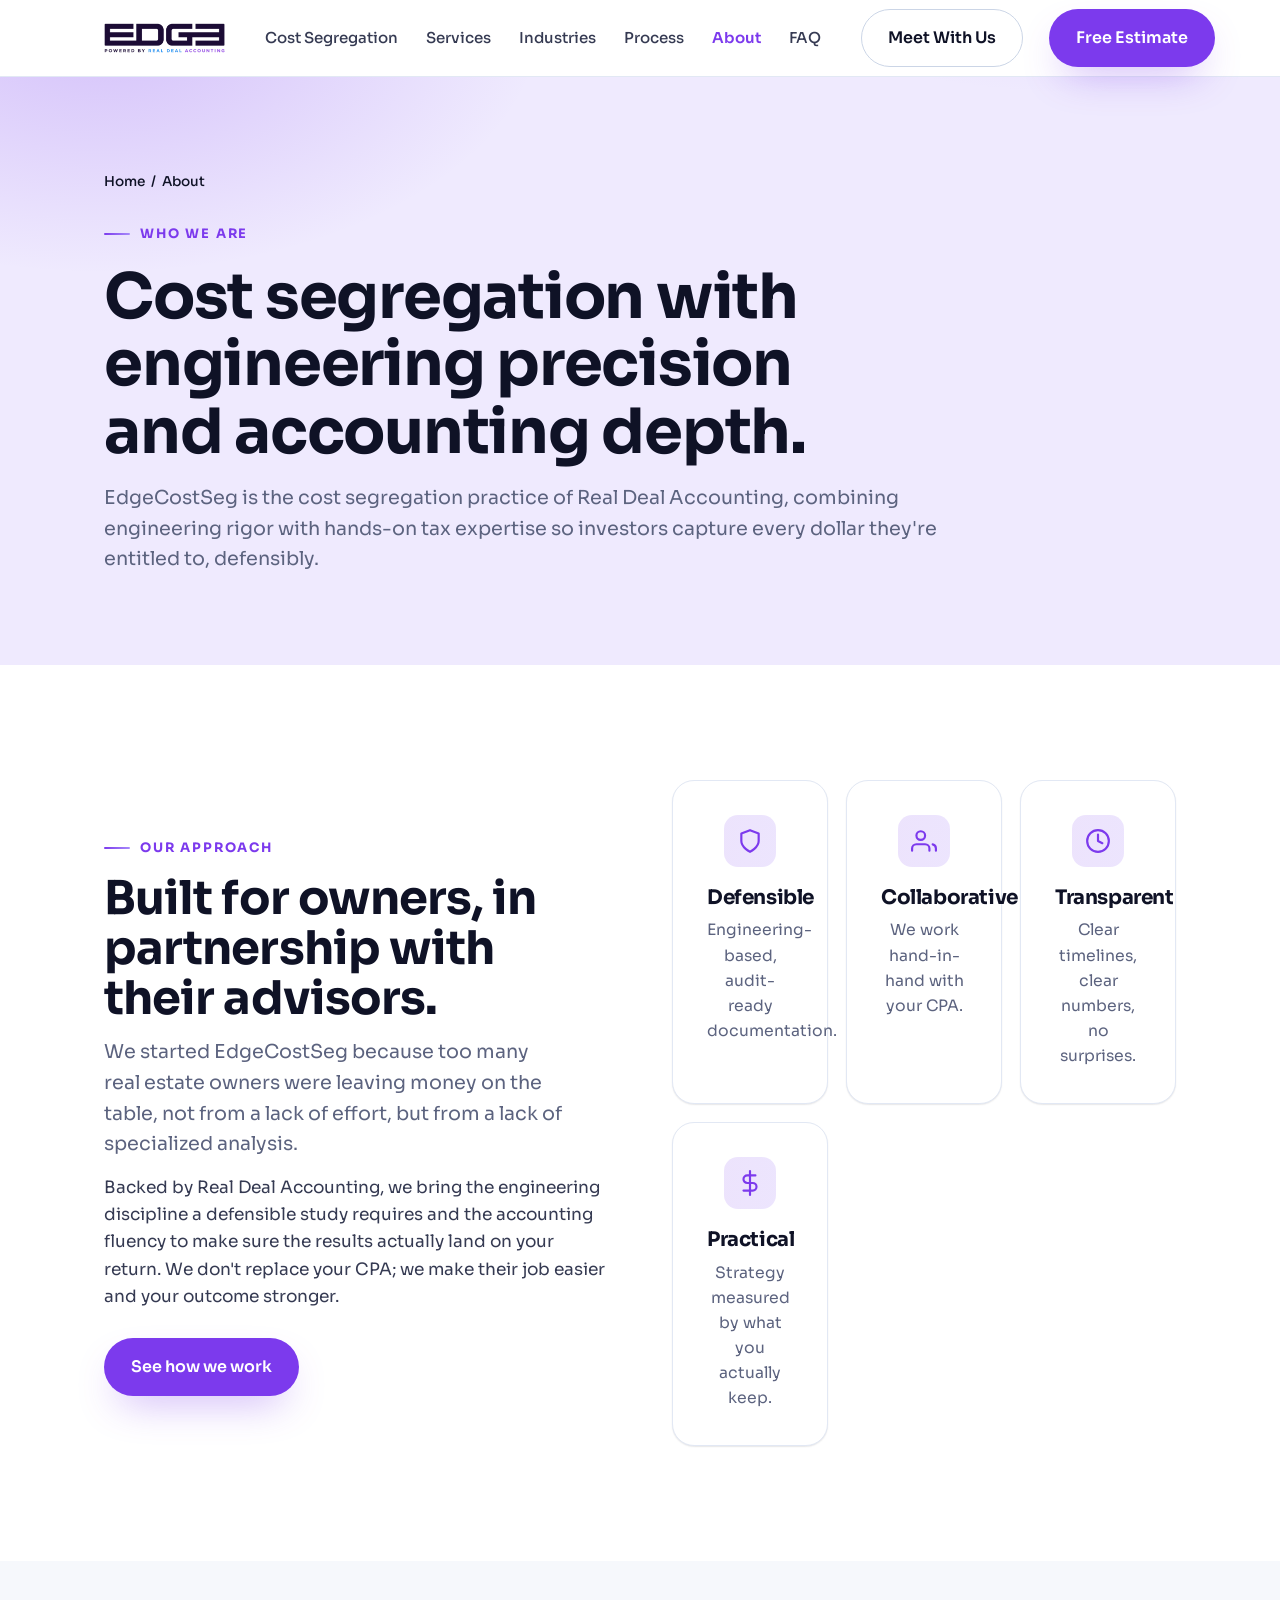
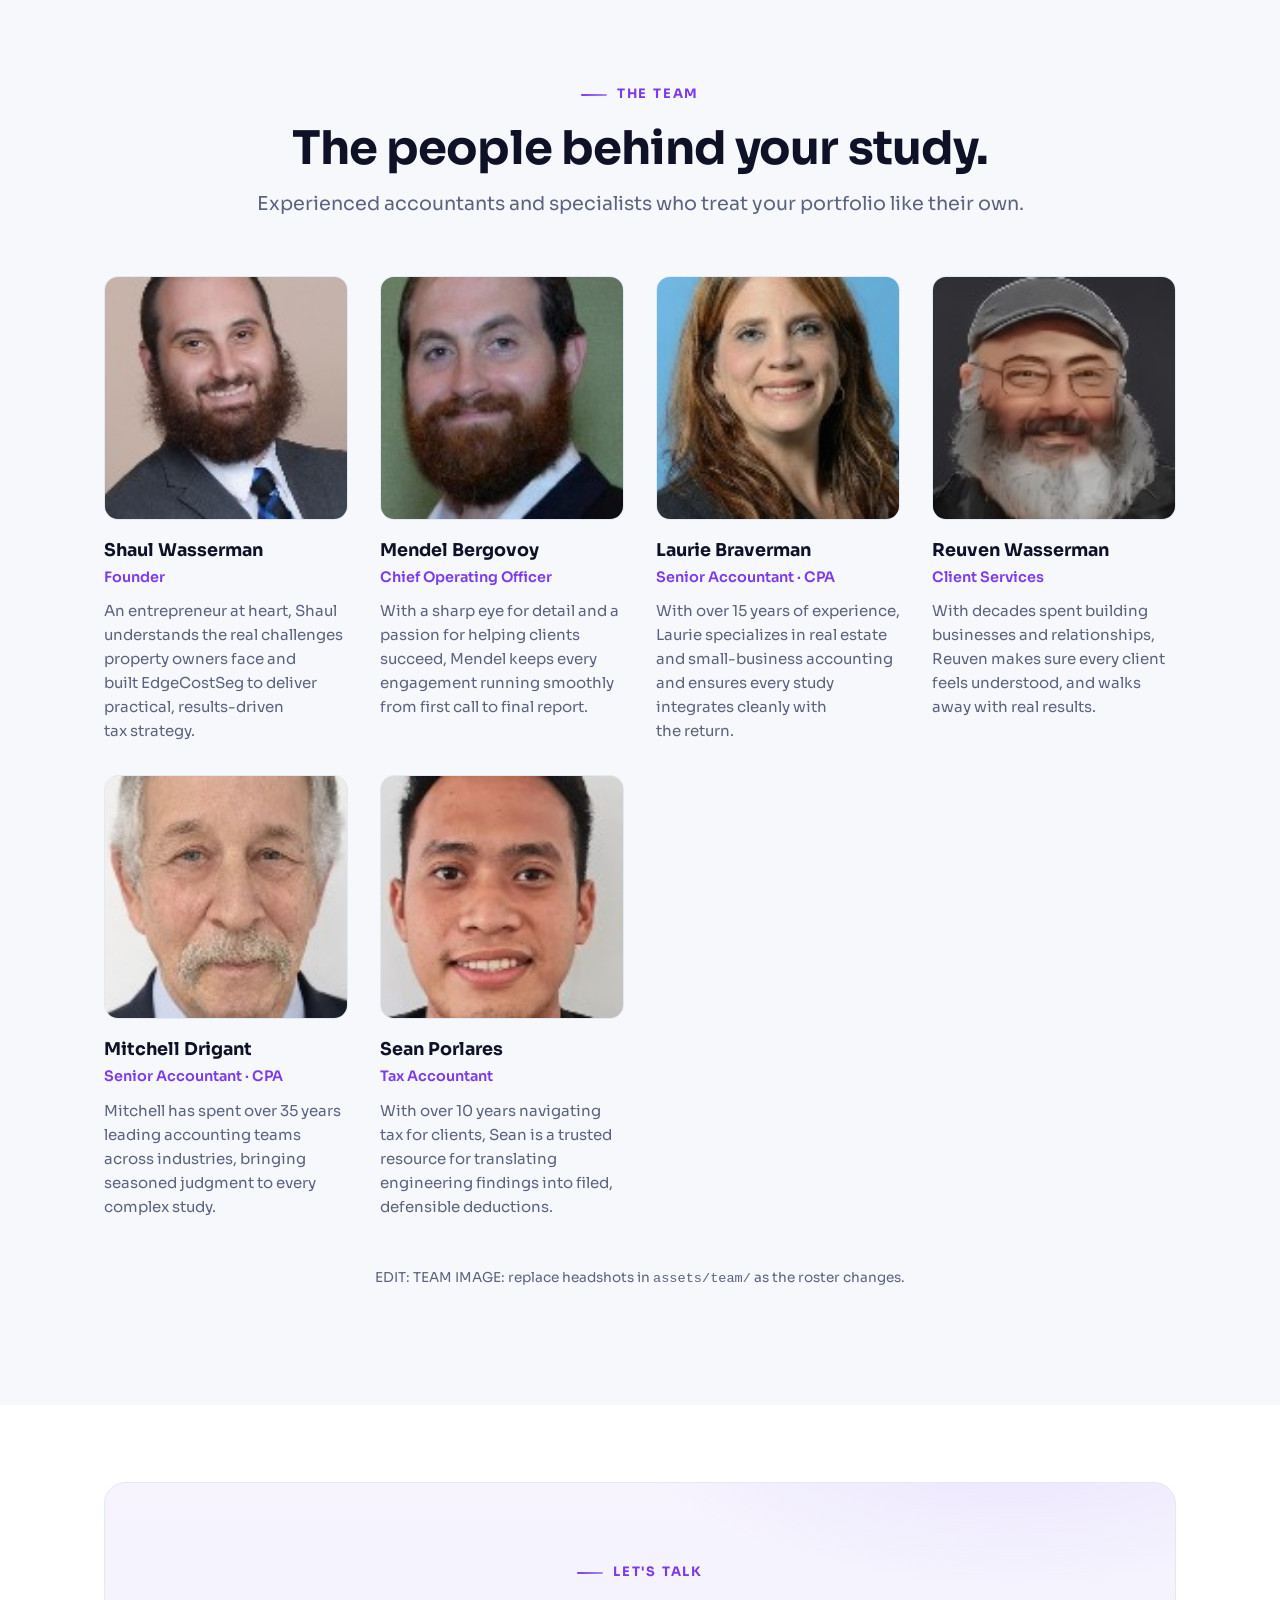
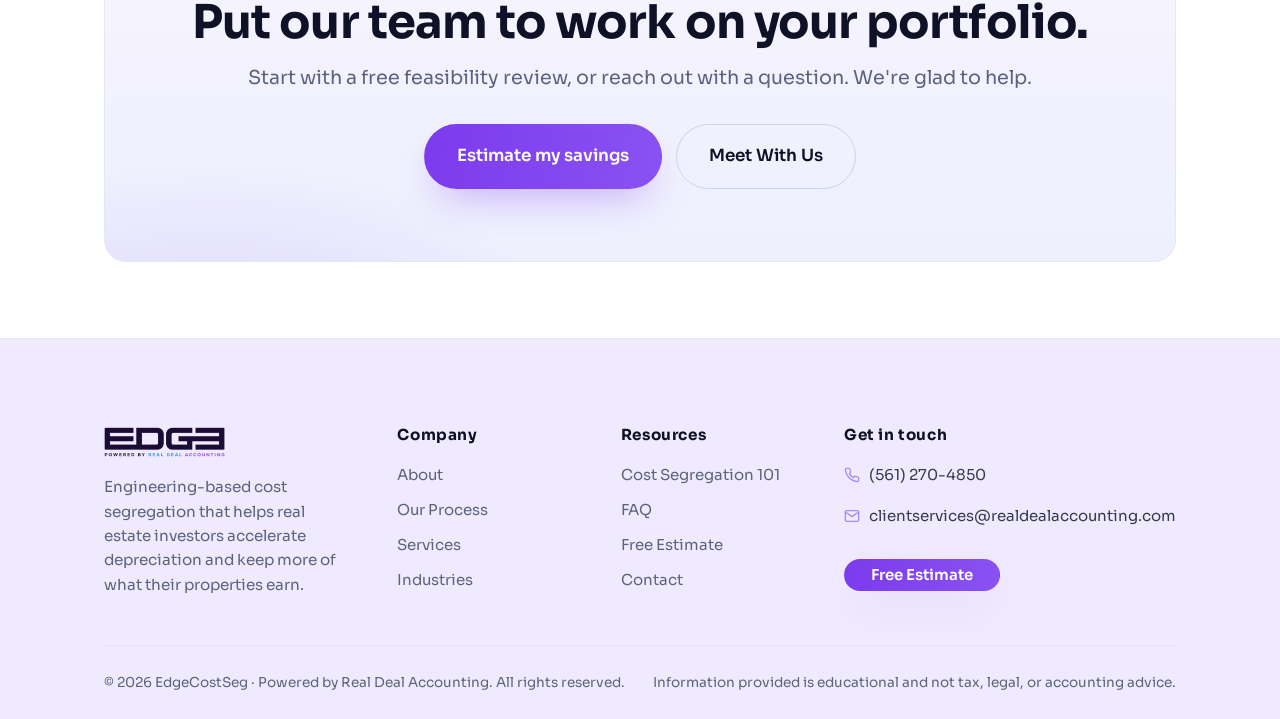
<file: about.html>
<!DOCTYPE html>
<html lang="en">
<head>
  <meta charset="UTF-8" />
  <meta name="viewport" content="width=device-width, initial-scale=1.0" />
  <title>About Our Cost Segregation Team | EdgeCostSeg</title>
  <meta name="description" content="EdgeCostSeg pairs engineering rigor with Real Deal Accounting's tax expertise to help real estate investors keep more of what they earn. Meet the team." />
  <meta name="theme-color" content="#efeafe" />
  <link rel="preconnect" href="https://fonts.googleapis.com" />
  <link rel="preconnect" href="https://fonts.gstatic.com" crossorigin />
  <link href="https://fonts.googleapis.com/css2?family=Sora:wght@400;500;600;700;800&family=Figtree:wght@400;500;600;700&display=swap" rel="stylesheet" />
  <link rel="stylesheet" href="styles.css" />
  <noscript><style>.reveal { opacity: 1; transform: none; }</style></noscript>
</head>
<body>
  <a class="skip-link" href="#main">Skip to content</a>
  <header class="site-header">
    <div class="container nav">
      <a class="brand" href="index.html" aria-label="EdgeCostSeg home"><!-- EDIT: LOGO --><img src="assets/logo.png" width="483" height="120" alt="EdgeCostSeg, powered by Real Deal Accounting" /></a>
      <nav aria-label="Primary"><ul class="nav-links">
        <li><a href="cost-segregation.html">Cost Segregation</a></li>
        <li><a href="services.html">Services</a></li>
        <li><a href="industries.html">Industries</a></li>
        <li><a href="process.html">Process</a></li>
        <li><a href="about.html" class="active">About</a></li>
        <li><a href="faq.html">FAQ</a></li>
      </ul></nav>
      <div class="nav-cta">
        <!-- EDIT: CALENDLY LINK --><a class="btn btn--ghost nav-save" href="https://calendly.com/swasserman-o0l3/costseg" target="_blank" rel="noopener">Meet With Us</a>
        <!-- EDIT: CTA LINK --><a class="btn btn--primary nav-estimate" href="estimate.html">Free Estimate</a>
        <button class="nav-toggle" aria-label="Open menu" aria-expanded="false" aria-controls="mobileMenu"><svg viewBox="0 0 24 24" fill="none" stroke="currentColor" stroke-width="2" stroke-linecap="round"><line x1="3" y1="6" x2="21" y2="6"/><line x1="3" y1="12" x2="21" y2="12"/><line x1="3" y1="18" x2="21" y2="18"/></svg></button>
      </div>
    </div>
  </header>
  <nav class="mobile-menu" id="mobileMenu" aria-label="Mobile">
    <a href="cost-segregation.html">Cost Segregation</a><a href="services.html">Services</a><a href="industries.html">Industries</a><a href="process.html">Process</a><a href="about.html" class="active">About</a><a href="faq.html">FAQ</a><a href="contact.html">Contact</a>
    <a class="btn btn--primary" href="estimate.html">Get My Free Estimate</a><a class="btn btn--ghost nav-save" href="https://calendly.com/swasserman-o0l3/costseg" target="_blank" rel="noopener">Meet With Us</a><a class="nav-phone" href="tel:+15612704850">Call (561) 270-4850</a>
  </nav>

  <main id="main">
    <section class="page-hero">
      <div class="container">
        <p class="breadcrumb"><a href="index.html">Home</a> &nbsp;/&nbsp; About</p>
        <span class="eyebrow">Who we are</span>
        <h1 class="h-xl">Cost segregation with engineering precision and accounting depth.</h1>
        <p class="lead measure">EdgeCostSeg is the cost segregation practice of Real Deal Accounting, combining engineering rigor with hands-on tax expertise so investors capture every dollar they're entitled to, defensibly.</p>
      </div>
    </section>

    <!-- STORY -->
    <section class="section">
      <div class="container">
        <div class="split">
          <div>
            <span class="eyebrow">Our approach</span>
            <h2 class="h-lg mt-s">Built for owners, in partnership with their advisors.</h2>
            <p class="lead mt-s">We started EdgeCostSeg because too many real estate owners were leaving money on the table, not from a lack of effort, but from a lack of specialized analysis.</p>
            <p class="mt-s">Backed by Real Deal Accounting, we bring the engineering discipline a defensible study requires and the accounting fluency to make sure the results actually land on your return. We don't replace your CPA; we make their job easier and your outcome stronger.</p>
            <div class="btn-row mt-m"><a class="btn btn--primary" href="process.html">See how we work</a></div>
          </div>
          <div class="grid" style="grid-template-columns:repeat(auto-fit,minmax(150px,1fr));gap:18px;align-self:center">
            <div class="card center"><div class="icon-badge" style="margin-inline:auto"><svg viewBox="0 0 24 24" fill="none" stroke="currentColor" stroke-width="2" stroke-linecap="round" stroke-linejoin="round"><path d="M12 22s8-4 8-10V5l-8-3-8 3v7c0 6 8 10 8 10z"/></svg></div><h3>Defensible</h3><p>Engineering-based, audit-ready documentation.</p></div>
            <div class="card center"><div class="icon-badge" style="margin-inline:auto"><svg viewBox="0 0 24 24" fill="none" stroke="currentColor" stroke-width="2" stroke-linecap="round" stroke-linejoin="round"><path d="M17 21v-2a4 4 0 0 0-4-4H5a4 4 0 0 0-4 4v2"/><circle cx="9" cy="7" r="4"/><path d="M23 21v-2a4 4 0 0 0-3-3.87"/></svg></div><h3>Collaborative</h3><p>We work hand-in-hand with your CPA.</p></div>
            <div class="card center"><div class="icon-badge" style="margin-inline:auto"><svg viewBox="0 0 24 24" fill="none" stroke="currentColor" stroke-width="2" stroke-linecap="round" stroke-linejoin="round"><circle cx="12" cy="12" r="10"/><polyline points="12 6 12 12 16 14"/></svg></div><h3>Transparent</h3><p>Clear timelines, clear numbers, no surprises.</p></div>
            <div class="card center"><div class="icon-badge" style="margin-inline:auto"><svg viewBox="0 0 24 24" fill="none" stroke="currentColor" stroke-width="2" stroke-linecap="round" stroke-linejoin="round"><line x1="12" y1="1" x2="12" y2="23"/><path d="M17 5H9.5a3.5 3.5 0 0 0 0 7h5a3.5 3.5 0 0 1 0 7H6"/></svg></div><h3>Practical</h3><p>Strategy measured by what you actually keep.</p></div>
          </div>
        </div>
      </div>
    </section>

    <!-- TEAM -->
    <section class="section section--gray">
      <div class="container">
        <div class="block-head center">
          <span class="eyebrow">The team</span>
          <h2 class="h-lg">The people behind your study.</h2>
          <p class="lead measure">Experienced accountants and specialists who treat your portfolio like their own.</p>
        </div>
        <div class="grid cols-4">
          <div class="team-card">
            <!-- EDIT: TEAM IMAGE --><img class="photo" src="assets/team/shaul.jpg" width="210" height="122" loading="lazy" decoding="async" alt="Shaul Wasserman" />
            <div class="name">Shaul Wasserman</div>
            <div class="role">Founder</div>
            <p class="bio">An entrepreneur at heart, Shaul understands the real challenges property owners face and built EdgeCostSeg to deliver practical, results-driven tax strategy.</p>
          </div>
          <div class="team-card">
            <!-- EDIT: TEAM IMAGE --><img class="photo" src="assets/team/mendel.jpg" width="233" height="122" loading="lazy" decoding="async" alt="Mendel Bergovoy" />
            <div class="name">Mendel Bergovoy</div>
            <div class="role">Chief Operating Officer</div>
            <p class="bio">With a sharp eye for detail and a passion for helping clients succeed, Mendel keeps every engagement running smoothly from first call to final report.</p>
          </div>
          <div class="team-card">
            <!-- EDIT: TEAM IMAGE --><img class="photo" src="assets/team/laurie.jpg" width="231" height="122" loading="lazy" decoding="async" alt="Laurie Braverman" />
            <div class="name">Laurie Braverman</div>
            <div class="role">Senior Accountant · CPA</div>
            <p class="bio">With over 15 years of experience, Laurie specializes in real estate and small-business accounting and ensures every study integrates cleanly with the return.</p>
          </div>
          <div class="team-card">
            <!-- EDIT: TEAM IMAGE --><img class="photo" src="assets/team/reuven.jpg" width="231" height="122" loading="lazy" decoding="async" alt="Reuven Wasserman" />
            <div class="name">Reuven Wasserman</div>
            <div class="role">Client Services</div>
            <p class="bio">With decades spent building businesses and relationships, Reuven makes sure every client feels understood, and walks away with real results.</p>
          </div>
          <div class="team-card">
            <!-- EDIT: TEAM IMAGE --><img class="photo" src="assets/team/mitchell.jpg" width="210" height="122" loading="lazy" decoding="async" alt="Mitchell Drigant" />
            <div class="name">Mitchell Drigant</div>
            <div class="role">Senior Accountant · CPA</div>
            <p class="bio">Mitchell has spent over 35 years leading accounting teams across industries, bringing seasoned judgment to every complex study.</p>
          </div>
          <div class="team-card">
            <!-- EDIT: TEAM IMAGE --><img class="photo" src="assets/team/sean.jpg" width="233" height="122" loading="lazy" decoding="async" alt="Sean Porlares" />
            <div class="name">Sean Porlares</div>
            <div class="role">Tax Accountant</div>
            <p class="bio">With over 10 years navigating tax for clients, Sean is a trusted resource for translating engineering findings into filed, defensible deductions.</p>
          </div>
        </div>
        <p class="center form-note mt-l">EDIT: TEAM IMAGE: replace headshots in <code>assets/team/</code> as the roster changes.</p>
      </div>
    </section>

    <section class="section section--tight">
      <div class="container">
        <div class="cta-banner reveal">
          <span class="eyebrow">Let's talk</span>
          <h2 class="h-lg mt-s">Put our team to work on your portfolio.</h2>
          <p class="lead measure">Start with a free feasibility review, or reach out with a question. We're glad to help.</p>
          <div class="btn-row"><a class="btn btn--light btn--lg" href="estimate.html">Estimate my savings</a><!-- EDIT: CALENDLY LINK --><a class="btn btn--ghost-light btn--lg" href="https://calendly.com/swasserman-o0l3/costseg" target="_blank" rel="noopener">Meet With Us</a></div>
        </div>
      </div>
    </section>
  </main>

  <footer class="site-footer">
    <div class="container">
      <div class="footer-top">
        <div class="footer-brand"><!-- EDIT: LOGO (white) --><img src="assets/logo.png" width="483" height="120" alt="EdgeCostSeg" /><p>Engineering-based cost segregation that helps real estate investors accelerate depreciation and keep more of what their properties earn.</p></div>
        <div class="footer-col"><h2>Company</h2><ul><li><a href="about.html">About</a></li><li><a href="process.html">Our Process</a></li><li><a href="services.html">Services</a></li><li><a href="industries.html">Industries</a></li></ul></div>
        <div class="footer-col"><h2>Resources</h2><ul><li><a href="cost-segregation.html">Cost Segregation 101</a></li><li><a href="faq.html">FAQ</a></li><li><a href="estimate.html">Free Estimate</a></li><li><a href="contact.html">Contact</a></li></ul></div>
        <div class="footer-col"><h2>Get in touch</h2><div class="footer-contact"><!-- EDIT: PHONE --><a href="tel:+15612704850"><svg viewBox="0 0 24 24" fill="none" stroke="currentColor" stroke-width="2" stroke-linecap="round" stroke-linejoin="round"><path d="M22 16.92v3a2 2 0 0 1-2.18 2 19.79 19.79 0 0 1-8.63-3.07 19.5 19.5 0 0 1-6-6 19.79 19.79 0 0 1-3.07-8.67A2 2 0 0 1 4.11 2h3a2 2 0 0 1 2 1.72c.13.96.36 1.9.7 2.81a2 2 0 0 1-.45 2.11L8.09 9.91a16 16 0 0 0 6 6l1.27-1.27a2 2 0 0 1 2.11-.45c.91.34 1.85.57 2.81.7A2 2 0 0 1 22 16.92z"/></svg>(561) 270-4850</a><!-- EDIT: EMAIL --><a href="mailto:clientservices@realdealaccounting.com"><svg viewBox="0 0 24 24" fill="none" stroke="currentColor" stroke-width="2" stroke-linecap="round" stroke-linejoin="round"><path d="M4 4h16a2 2 0 0 1 2 2v12a2 2 0 0 1-2 2H4a2 2 0 0 1-2-2V6a2 2 0 0 1 2-2z"/><polyline points="22,6 12,13 2,6"/></svg>clientservices@realdealaccounting.com</a></div><a class="btn btn--gradient mt-m" href="estimate.html">Free Estimate</a></div>
      </div>
      <div class="footer-bottom"><span>© <span id="year">2026</span> EdgeCostSeg · Powered by Real Deal Accounting. All rights reserved.</span><span>Information provided is educational and not tax, legal, or accounting advice.</span></div>
    </div>
  </footer>
  <script src="script.js"></script>
</body>
</html>
</file>
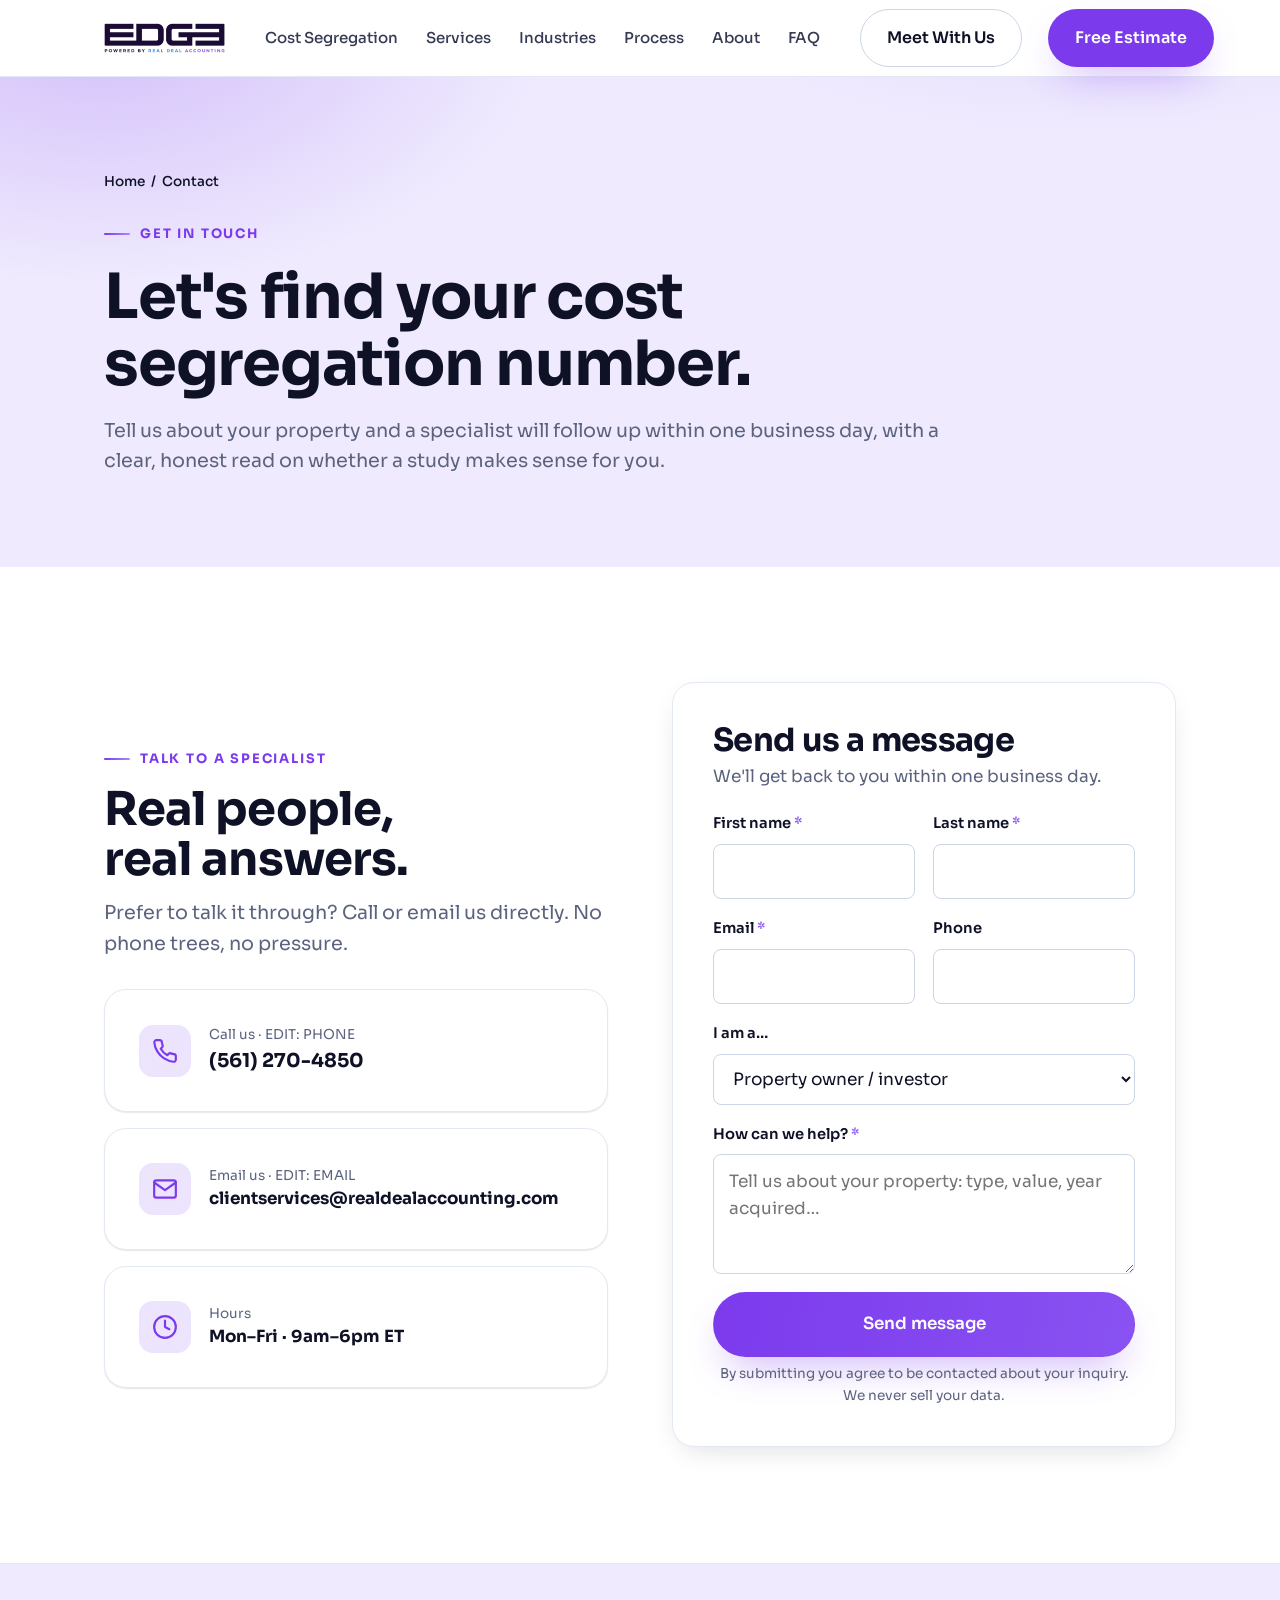
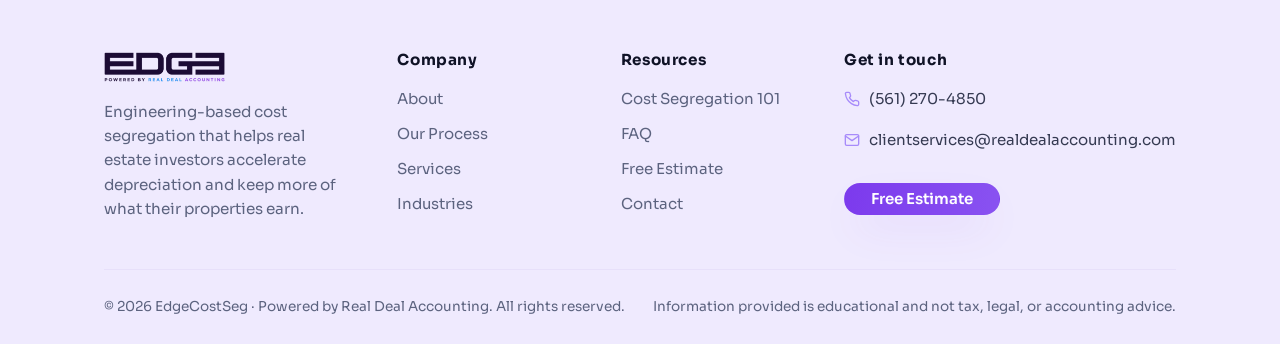
<file: contact.html>
<!DOCTYPE html>
<html lang="en">
<head>
  <meta charset="UTF-8" />
  <meta name="viewport" content="width=device-width, initial-scale=1.0" />
  <title>Contact a Cost Segregation Specialist | EdgeCostSeg</title>
  <meta name="description" content="Talk to a cost segregation specialist at EdgeCostSeg. Call, email, or send your property details for a free, no-obligation feasibility review." />
  <meta name="theme-color" content="#efeafe" />
  <link rel="preconnect" href="https://fonts.googleapis.com" />
  <link rel="preconnect" href="https://fonts.gstatic.com" crossorigin />
  <link href="https://fonts.googleapis.com/css2?family=Sora:wght@400;500;600;700;800&family=Figtree:wght@400;500;600;700&display=swap" rel="stylesheet" />
  <link rel="stylesheet" href="styles.css" />
  <noscript><style>.reveal { opacity: 1; transform: none; }</style></noscript>
</head>
<body>
  <a class="skip-link" href="#main">Skip to content</a>
  <header class="site-header">
    <div class="container nav">
      <a class="brand" href="index.html" aria-label="EdgeCostSeg home"><!-- EDIT: LOGO --><img src="assets/logo.png" width="483" height="120" alt="EdgeCostSeg, powered by Real Deal Accounting" /></a>
      <nav aria-label="Primary"><ul class="nav-links">
        <li><a href="cost-segregation.html">Cost Segregation</a></li>
        <li><a href="services.html">Services</a></li>
        <li><a href="industries.html">Industries</a></li>
        <li><a href="process.html">Process</a></li>
        <li><a href="about.html">About</a></li>
        <li><a href="faq.html">FAQ</a></li>
      </ul></nav>
      <div class="nav-cta">
        <!-- EDIT: CALENDLY LINK --><a class="btn btn--ghost nav-save" href="https://calendly.com/swasserman-o0l3/costseg" target="_blank" rel="noopener">Meet With Us</a>
        <!-- EDIT: CTA LINK --><a class="btn btn--primary nav-estimate" href="estimate.html">Free Estimate</a>
        <button class="nav-toggle" aria-label="Open menu" aria-expanded="false" aria-controls="mobileMenu"><svg viewBox="0 0 24 24" fill="none" stroke="currentColor" stroke-width="2" stroke-linecap="round"><line x1="3" y1="6" x2="21" y2="6"/><line x1="3" y1="12" x2="21" y2="12"/><line x1="3" y1="18" x2="21" y2="18"/></svg></button>
      </div>
    </div>
  </header>
  <nav class="mobile-menu" id="mobileMenu" aria-label="Mobile">
    <a href="cost-segregation.html">Cost Segregation</a><a href="services.html">Services</a><a href="industries.html">Industries</a><a href="process.html">Process</a><a href="about.html">About</a><a href="faq.html">FAQ</a><a href="contact.html" class="active">Contact</a>
    <a class="btn btn--primary" href="estimate.html">Get My Free Estimate</a><a class="btn btn--ghost nav-save" href="https://calendly.com/swasserman-o0l3/costseg" target="_blank" rel="noopener">Meet With Us</a><a class="nav-phone" href="tel:+15612704850">Call (561) 270-4850</a>
  </nav>

  <main id="main">
    <section class="page-hero">
      <div class="container">
        <p class="breadcrumb"><a href="index.html">Home</a> &nbsp;/&nbsp; Contact</p>
        <span class="eyebrow">Get in touch</span>
        <h1 class="h-xl">Let's find your cost segregation number.</h1>
        <p class="lead measure">Tell us about your property and a specialist will follow up within one business day, with a clear, honest read on whether a study makes sense for you.</p>
      </div>
    </section>

    <section class="section">
      <div class="container">
        <div class="split">
          <!-- Contact info -->
          <div>
            <span class="eyebrow">Talk to a specialist</span>
            <h2 class="h-lg mt-s">Real people, real answers.</h2>
            <p class="lead mt-s">Prefer to talk it through? Call or email us directly. No phone trees, no pressure.</p>

            <div class="grid" style="gap:16px;margin-top:30px">
              <a class="card card--hover" href="tel:+15612704850" style="display:flex;align-items:center;gap:18px">
                <div class="icon-badge" style="margin:0"><svg viewBox="0 0 24 24" fill="none" stroke="currentColor" stroke-width="2" stroke-linecap="round" stroke-linejoin="round"><path d="M22 16.92v3a2 2 0 0 1-2.18 2 19.79 19.79 0 0 1-8.63-3.07 19.5 19.5 0 0 1-6-6 19.79 19.79 0 0 1-3.07-8.67A2 2 0 0 1 4.11 2h3a2 2 0 0 1 2 1.72c.13.96.36 1.9.7 2.81a2 2 0 0 1-.45 2.11L8.09 9.91a16 16 0 0 0 6 6l1.27-1.27a2 2 0 0 1 2.11-.45c.91.34 1.85.57 2.81.7A2 2 0 0 1 22 16.92z"/></svg></div>
                <div><div class="form-note" style="margin:0">Call us · EDIT: PHONE</div><div style="font-family:var(--font-display);font-weight:700;font-size:1.2rem;color:var(--ink-900)">(561) 270-4850</div></div>
              </a>
              <a class="card card--hover" href="mailto:clientservices@realdealaccounting.com" style="display:flex;align-items:center;gap:18px">
                <div class="icon-badge" style="margin:0"><svg viewBox="0 0 24 24" fill="none" stroke="currentColor" stroke-width="2" stroke-linecap="round" stroke-linejoin="round"><path d="M4 4h16a2 2 0 0 1 2 2v12a2 2 0 0 1-2 2H4a2 2 0 0 1-2-2V6a2 2 0 0 1 2-2z"/><polyline points="22,6 12,13 2,6"/></svg></div>
                <div><div class="form-note" style="margin:0">Email us · EDIT: EMAIL</div><div style="font-family:var(--font-display);font-weight:700;font-size:1.05rem;color:var(--ink-900);word-break:break-all">clientservices@realdealaccounting.com</div></div>
              </a>
              <div class="card" style="display:flex;align-items:center;gap:18px">
                <div class="icon-badge" style="margin:0"><svg viewBox="0 0 24 24" fill="none" stroke="currentColor" stroke-width="2" stroke-linecap="round" stroke-linejoin="round"><circle cx="12" cy="12" r="10"/><polyline points="12 6 12 12 16 14"/></svg></div>
                <div><div class="form-note" style="margin:0">Hours</div><div style="font-family:var(--font-display);font-weight:700;font-size:1.05rem;color:var(--ink-900)">Mon–Fri · 9am–6pm ET</div></div>
              </div>
            </div>
          </div>

          <!-- Contact form -->
          <div class="form-card" id="contact-form">
            <h3 class="h-md" style="margin-bottom:6px">Send us a message</h3>
            <p class="text-muted" style="margin-bottom:22px">We'll get back to you within one business day.</p>
            <!-- Submits to Formspree → emails you the message. EDIT: replace the action URL to change destination. -->
            <form data-lead action="https://formspree.io/f/xbdedrbw" method="POST" novalidate>
              <input type="hidden" name="_subject" value="New EdgeCostSeg contact message" />
              <input type="text" name="_gotcha" style="display:none" tabindex="-1" autocomplete="off" aria-hidden="true" />
              <div class="form-row">
                <div class="field"><label for="fn">First name <span class="req">*</span></label><input id="fn" name="first_name" type="text" required autocomplete="given-name" /></div>
                <div class="field"><label for="ln">Last name <span class="req">*</span></label><input id="ln" name="last_name" type="text" required autocomplete="family-name" /></div>
              </div>
              <div class="form-row">
                <div class="field"><label for="em">Email <span class="req">*</span></label><input id="em" name="email" type="email" required autocomplete="email" /></div>
                <div class="field"><label for="ph">Phone</label><input id="ph" name="phone" type="tel" autocomplete="tel" /></div>
              </div>
              <div class="field">
                <label for="role">I am a…</label>
                <select id="role" name="role"><option>Property owner / investor</option><option>CPA or advisor (referral partner)</option><option>Other</option></select>
              </div>
              <div class="field"><label for="msg">How can we help? <span class="req">*</span></label><textarea id="msg" name="message" required placeholder="Tell us about your property: type, value, year acquired…"></textarea></div>
              <button class="btn btn--gradient btn--lg" type="submit" style="width:100%">Send message</button>
              <p class="form-note center">By submitting you agree to be contacted about your inquiry. We never sell your data.</p>
            </form>
            <div class="form-success">
              <svg viewBox="0 0 24 24" fill="none" stroke="currentColor" stroke-width="2" stroke-linecap="round" stroke-linejoin="round"><path d="M22 11.08V12a10 10 0 1 1-5.93-9.14"/><polyline points="22 4 12 14.01 9 11.01"/></svg>
              <h3 class="h-md">Message sent. Thank you.</h3>
              <p class="text-muted mt-s">A specialist will be in touch within one business day. Need a faster answer? Call <a href="tel:+15612704850" style="color:var(--blue-600);font-weight:600">(561) 270-4850</a>.</p>
            </div>
          </div>
        </div>
      </div>
    </section>
  </main>

  <footer class="site-footer">
    <div class="container">
      <div class="footer-top">
        <div class="footer-brand"><!-- EDIT: LOGO (white) --><img src="assets/logo.png" width="483" height="120" alt="EdgeCostSeg" /><p>Engineering-based cost segregation that helps real estate investors accelerate depreciation and keep more of what their properties earn.</p></div>
        <div class="footer-col"><h2>Company</h2><ul><li><a href="about.html">About</a></li><li><a href="process.html">Our Process</a></li><li><a href="services.html">Services</a></li><li><a href="industries.html">Industries</a></li></ul></div>
        <div class="footer-col"><h2>Resources</h2><ul><li><a href="cost-segregation.html">Cost Segregation 101</a></li><li><a href="faq.html">FAQ</a></li><li><a href="estimate.html">Free Estimate</a></li><li><a href="contact.html">Contact</a></li></ul></div>
        <div class="footer-col"><h2>Get in touch</h2><div class="footer-contact"><!-- EDIT: PHONE --><a href="tel:+15612704850"><svg viewBox="0 0 24 24" fill="none" stroke="currentColor" stroke-width="2" stroke-linecap="round" stroke-linejoin="round"><path d="M22 16.92v3a2 2 0 0 1-2.18 2 19.79 19.79 0 0 1-8.63-3.07 19.5 19.5 0 0 1-6-6 19.79 19.79 0 0 1-3.07-8.67A2 2 0 0 1 4.11 2h3a2 2 0 0 1 2 1.72c.13.96.36 1.9.7 2.81a2 2 0 0 1-.45 2.11L8.09 9.91a16 16 0 0 0 6 6l1.27-1.27a2 2 0 0 1 2.11-.45c.91.34 1.85.57 2.81.7A2 2 0 0 1 22 16.92z"/></svg>(561) 270-4850</a><!-- EDIT: EMAIL --><a href="mailto:clientservices@realdealaccounting.com"><svg viewBox="0 0 24 24" fill="none" stroke="currentColor" stroke-width="2" stroke-linecap="round" stroke-linejoin="round"><path d="M4 4h16a2 2 0 0 1 2 2v12a2 2 0 0 1-2 2H4a2 2 0 0 1-2-2V6a2 2 0 0 1 2-2z"/><polyline points="22,6 12,13 2,6"/></svg>clientservices@realdealaccounting.com</a></div><a class="btn btn--gradient mt-m" href="estimate.html">Free Estimate</a></div>
      </div>
      <div class="footer-bottom"><span>© <span id="year">2026</span> EdgeCostSeg · Powered by Real Deal Accounting. All rights reserved.</span><span>Information provided is educational and not tax, legal, or accounting advice.</span></div>
    </div>
  </footer>
  <script src="script.js"></script>
</body>
</html>
</file>
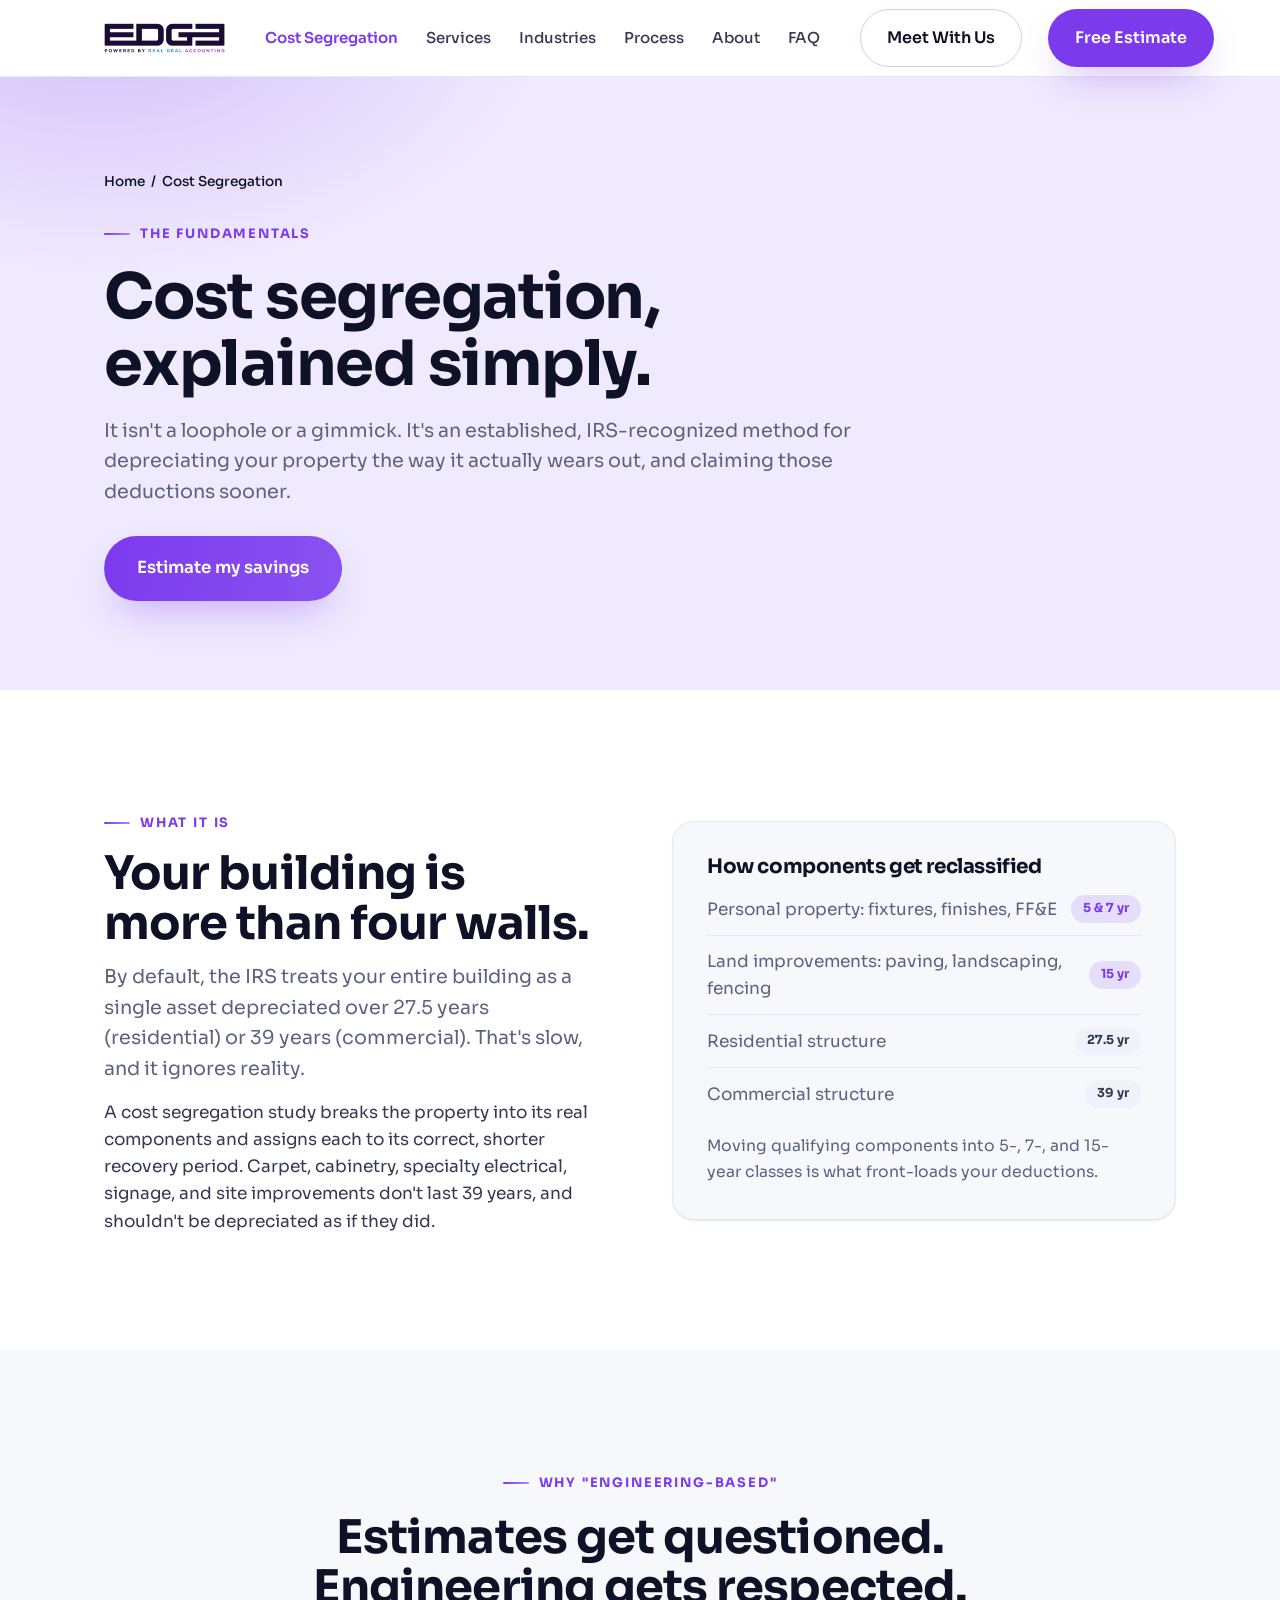
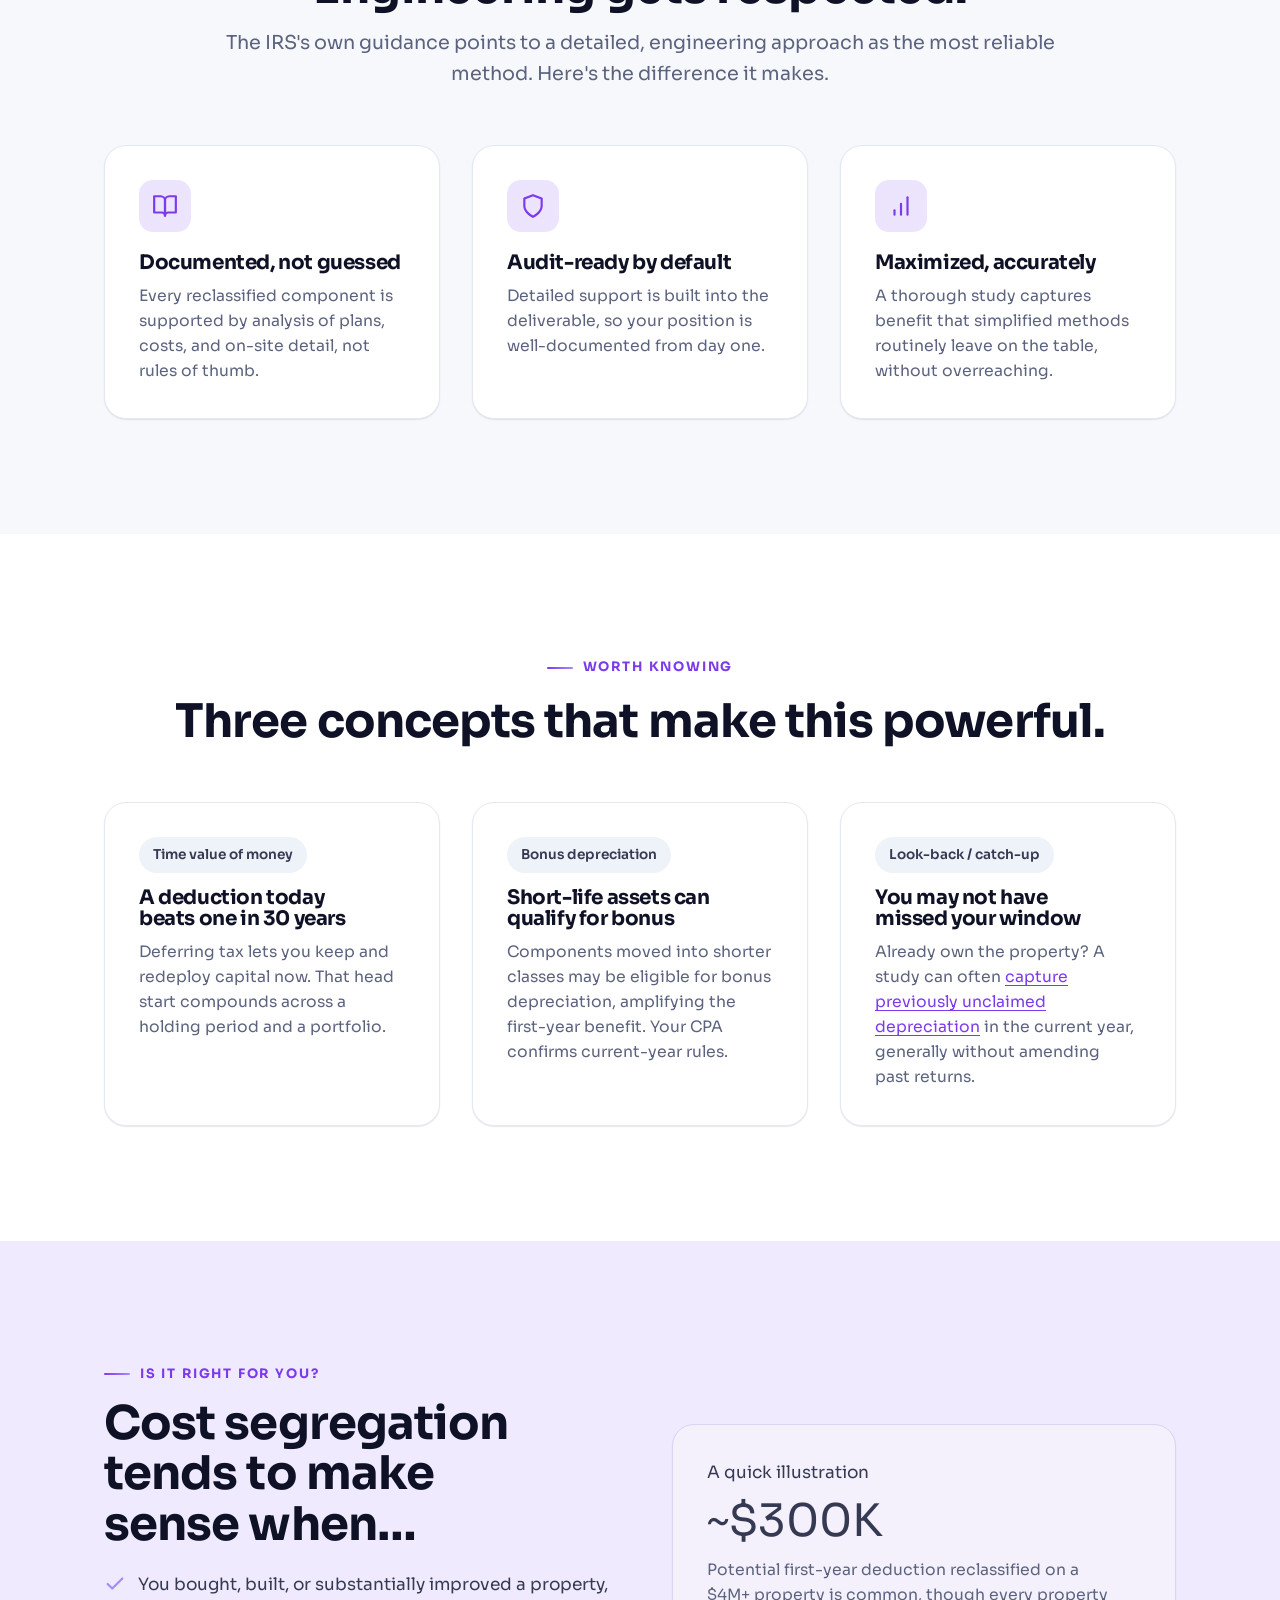
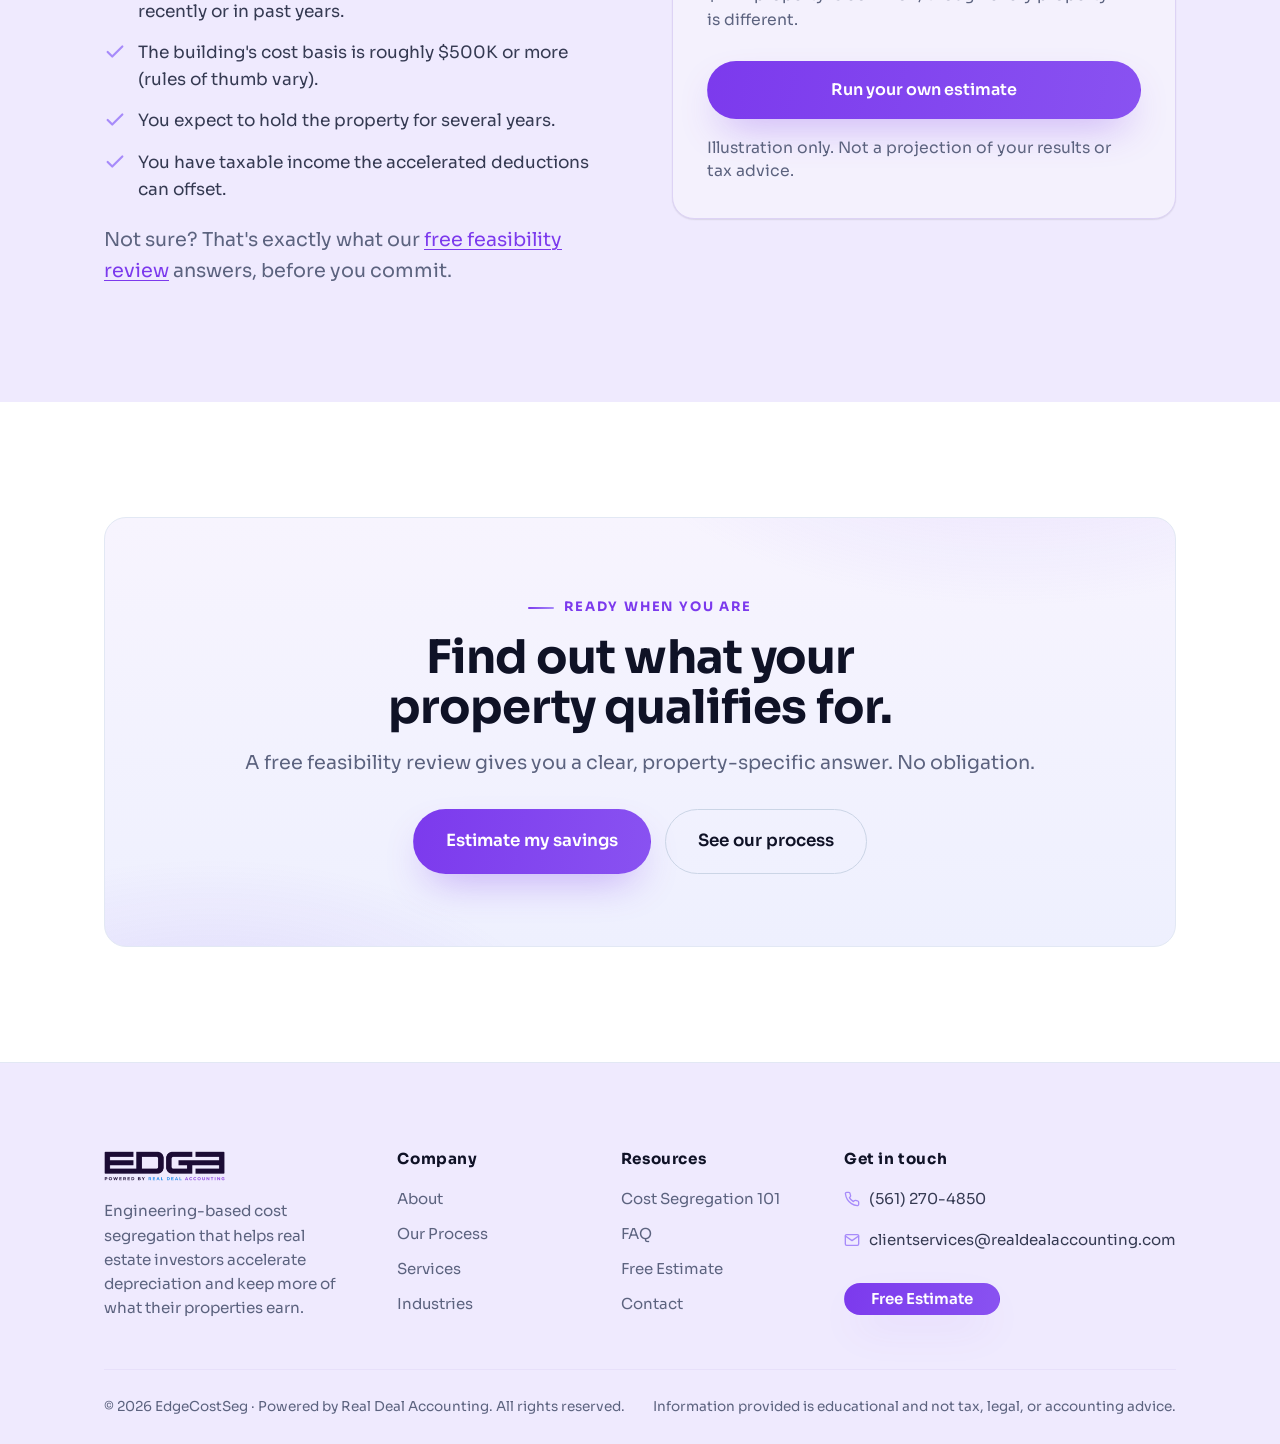
<file: cost-segregation.html>
<!DOCTYPE html>
<html lang="en">
<head>
  <meta charset="UTF-8" />
  <meta name="viewport" content="width=device-width, initial-scale=1.0" />
  <title>What Is Cost Segregation? Plain-English Guide | EdgeCostSeg</title>
  <meta name="description" content="A plain-English guide to cost segregation: how reclassifying building components into shorter depreciation schedules accelerates your deductions." />
  <meta name="theme-color" content="#efeafe" />
  <link rel="preconnect" href="https://fonts.googleapis.com" />
  <link rel="preconnect" href="https://fonts.gstatic.com" crossorigin />
  <link href="https://fonts.googleapis.com/css2?family=Sora:wght@400;500;600;700;800&family=Figtree:wght@400;500;600;700&display=swap" rel="stylesheet" />
  <link rel="stylesheet" href="styles.css" />
  <noscript><style>.reveal { opacity: 1; transform: none; }</style></noscript>
</head>
<body>
  <a class="skip-link" href="#main">Skip to content</a>

  <header class="site-header">
    <div class="container nav">
      <a class="brand" href="index.html" aria-label="EdgeCostSeg home"><!-- EDIT: LOGO --><img src="assets/logo.png" width="483" height="120" alt="EdgeCostSeg, powered by Real Deal Accounting" /></a>
      <nav aria-label="Primary"><ul class="nav-links">
        <li><a href="cost-segregation.html" class="active">Cost Segregation</a></li>
        <li><a href="services.html">Services</a></li>
        <li><a href="industries.html">Industries</a></li>
        <li><a href="process.html">Process</a></li>
        <li><a href="about.html">About</a></li>
        <li><a href="faq.html">FAQ</a></li>
      </ul></nav>
      <div class="nav-cta">
        <!-- EDIT: CALENDLY LINK --><a class="btn btn--ghost nav-save" href="https://calendly.com/swasserman-o0l3/costseg" target="_blank" rel="noopener">Meet With Us</a>
        <!-- EDIT: CTA LINK --><a class="btn btn--primary nav-estimate" href="estimate.html">Free Estimate</a>
        <button class="nav-toggle" aria-label="Open menu" aria-expanded="false" aria-controls="mobileMenu"><svg viewBox="0 0 24 24" fill="none" stroke="currentColor" stroke-width="2" stroke-linecap="round"><line x1="3" y1="6" x2="21" y2="6"/><line x1="3" y1="12" x2="21" y2="12"/><line x1="3" y1="18" x2="21" y2="18"/></svg></button>
      </div>
    </div>
  </header>
  <nav class="mobile-menu" id="mobileMenu" aria-label="Mobile">
    <a href="cost-segregation.html" class="active">Cost Segregation</a><a href="services.html">Services</a><a href="industries.html">Industries</a><a href="process.html">Process</a><a href="about.html">About</a><a href="faq.html">FAQ</a><a href="contact.html">Contact</a>
    <a class="btn btn--primary" href="estimate.html">Get My Free Estimate</a><a class="btn btn--ghost nav-save" href="https://calendly.com/swasserman-o0l3/costseg" target="_blank" rel="noopener">Meet With Us</a><a class="nav-phone" href="tel:+15612704850">Call (561) 270-4850</a>
  </nav>

  <main id="main">
    <section class="page-hero">
      <div class="container">
        <p class="breadcrumb"><a href="index.html">Home</a> &nbsp;/&nbsp; Cost Segregation</p>
        <span class="eyebrow">The fundamentals</span>
        <h1 class="h-xl">Cost segregation, explained simply.</h1>
        <p class="lead measure">It isn't a loophole or a gimmick. It's an established, IRS-recognized method for depreciating your property the way it actually wears out, and claiming those deductions sooner.</p>
        <div class="btn-row" style="margin-top:28px"><a class="btn btn--gradient btn--lg" href="estimate.html">Estimate my savings</a></div>
      </div>
    </section>

    <!-- DEFINITION -->
    <section class="section">
      <div class="container">
        <div class="split">
          <div>
            <span class="eyebrow">What it is</span>
            <h2 class="h-lg mt-s">Your building is more than four walls.</h2>
            <p class="lead mt-s">By default, the IRS treats your entire building as a single asset depreciated over 27.5 years (residential) or 39 years (commercial). That's slow, and it ignores reality.</p>
            <p class="mt-s">A cost segregation study breaks the property into its real components and assigns each to its correct, shorter recovery period. Carpet, cabinetry, specialty electrical, signage, and site improvements don't last 39 years, and shouldn't be depreciated as if they did.</p>
          </div>
          <div class="card" style="background:var(--gray-50)">
            <h3 class="h-md" style="margin-bottom:18px">How components get reclassified</h3>
            <div class="er-break" style="margin-top:0">
              <div class="row" style="border-color:var(--gray-200)"><span style="color:var(--ink-500)">Personal property: fixtures, finishes, FF&amp;E</span><span style="display:inline-block;white-space:nowrap;background:var(--grad-soft);color:var(--blue-600);font-weight:700;font-size:.78rem;padding:4px 12px;border-radius:999px">5 &amp; 7 yr</span></div>
              <div class="row" style="border-color:var(--gray-200)"><span style="color:var(--ink-500)">Land improvements: paving, landscaping, fencing</span><span style="display:inline-block;white-space:nowrap;background:var(--grad-soft);color:var(--blue-600);font-weight:700;font-size:.78rem;padding:4px 12px;border-radius:999px">15 yr</span></div>
              <div class="row" style="border-color:var(--gray-200)"><span style="color:var(--ink-500)">Residential structure</span><span style="display:inline-block;white-space:nowrap;background:var(--gray-100);color:var(--ink-700);font-weight:700;font-size:.78rem;padding:4px 12px;border-radius:999px">27.5 yr</span></div>
              <div class="row" style="border:0"><span style="color:var(--ink-500)">Commercial structure</span><span style="display:inline-block;white-space:nowrap;background:var(--gray-100);color:var(--ink-700);font-weight:700;font-size:.78rem;padding:4px 12px;border-radius:999px">39 yr</span></div>
            </div>
            <p class="form-note mt-s">Moving qualifying components into 5-, 7-, and 15-year classes is what front-loads your deductions.</p>
          </div>
        </div>
      </div>
    </section>

    <!-- WHY ENGINEERING -->
    <section class="section section--gray">
      <div class="container">
        <div class="block-head center">
          <span class="eyebrow">Why "engineering-based"</span>
          <h2 class="h-lg">Estimates get questioned. Engineering gets respected.</h2>
          <p class="lead measure">The IRS's own guidance points to a detailed, engineering approach as the most reliable method. Here's the difference it makes.</p>
        </div>
        <div class="grid cols-3">
          <div class="card reveal"><div class="icon-badge"><svg viewBox="0 0 24 24" fill="none" stroke="currentColor" stroke-width="2" stroke-linecap="round" stroke-linejoin="round"><path d="M2 3h6a4 4 0 0 1 4 4v14a3 3 0 0 0-3-3H2z"/><path d="M22 3h-6a4 4 0 0 0-4 4v14a3 3 0 0 1 3-3h7z"/></svg></div><h3>Documented, not guessed</h3><p>Every reclassified component is supported by analysis of plans, costs, and on-site detail, not rules of thumb.</p></div>
          <div class="card reveal"><div class="icon-badge"><svg viewBox="0 0 24 24" fill="none" stroke="currentColor" stroke-width="2" stroke-linecap="round" stroke-linejoin="round"><path d="M12 22s8-4 8-10V5l-8-3-8 3v7c0 6 8 10 8 10z"/></svg></div><h3>Audit-ready by default</h3><p>Detailed support is built into the deliverable, so your position is well-documented from day one.</p></div>
          <div class="card reveal"><div class="icon-badge"><svg viewBox="0 0 24 24" fill="none" stroke="currentColor" stroke-width="2" stroke-linecap="round" stroke-linejoin="round"><line x1="12" y1="20" x2="12" y2="10"/><line x1="18" y1="20" x2="18" y2="4"/><line x1="6" y1="20" x2="6" y2="16"/></svg></div><h3>Maximized, accurately</h3><p>A thorough study captures benefit that simplified methods routinely leave on the table, without overreaching.</p></div>
        </div>
      </div>
    </section>

    <!-- KEY CONCEPTS -->
    <section class="section">
      <div class="container">
        <div class="block-head center">
          <span class="eyebrow">Worth knowing</span>
          <h2 class="h-lg">Three concepts that make this powerful.</h2>
        </div>
        <div class="grid cols-3">
          <div class="card card--hover reveal">
            <span class="pill">Time value of money</span>
            <h3 class="mt-s">A deduction today beats one in 30 years</h3>
            <p>Deferring tax lets you keep and redeploy capital now. That head start compounds across a holding period and a portfolio.</p>
          </div>
          <div class="card card--hover reveal">
            <span class="pill">Bonus depreciation</span>
            <h3 class="mt-s">Short-life assets can qualify for bonus</h3>
            <p>Components moved into shorter classes may be eligible for bonus depreciation, amplifying the first-year benefit. Your CPA confirms current-year rules.</p>
          </div>
          <div class="card card--hover reveal">
            <span class="pill">Look-back / catch-up</span>
            <h3 class="mt-s">You may not have missed your window</h3>
            <p>Already own the property? A study can often <a class="text-link" href="services.html#look-back-studies">capture previously unclaimed depreciation</a> in the current year, generally without amending past returns.</p>
          </div>
        </div>
      </div>
    </section>

    <!-- WHO / WHEN -->
    <section class="section section--navy">
      <div class="container">
        <div class="split">
          <div>
            <span class="eyebrow">Is it right for you?</span>
            <h2 class="h-lg mt-s">Cost segregation tends to make sense when…</h2>
            <ul class="checks" style="margin-top:22px">
              <li><svg viewBox="0 0 24 24" fill="none" stroke="var(--blue-400)" stroke-width="2.4" stroke-linecap="round" stroke-linejoin="round"><polyline points="20 6 9 17 4 12"/></svg><span>You bought, built, or substantially improved a property, recently or in past years.</span></li>
              <li><svg viewBox="0 0 24 24" fill="none" stroke="var(--blue-400)" stroke-width="2.4" stroke-linecap="round" stroke-linejoin="round"><polyline points="20 6 9 17 4 12"/></svg><span>The building's cost basis is roughly $500K or more (rules of thumb vary).</span></li>
              <li><svg viewBox="0 0 24 24" fill="none" stroke="var(--blue-400)" stroke-width="2.4" stroke-linecap="round" stroke-linejoin="round"><polyline points="20 6 9 17 4 12"/></svg><span>You expect to hold the property for several years.</span></li>
              <li><svg viewBox="0 0 24 24" fill="none" stroke="var(--blue-400)" stroke-width="2.4" stroke-linecap="round" stroke-linejoin="round"><polyline points="20 6 9 17 4 12"/></svg><span>You have taxable income the accelerated deductions can offset.</span></li>
            </ul>
            <p class="lead" style="margin-top:22px">Not sure? That's exactly what our <a class="text-link" href="process.html">free feasibility review</a> answers, before you commit.</p>
          </div>
          <div style="align-self:center">
            <div class="card" style="background:var(--navy-900);border-color:var(--navy-700)">
              <span class="er-label">A quick illustration</span>
              <div class="er-fig" style="font-size:clamp(2rem,5vw,2.8rem)">~$300K</div>
              <p style="color:var(--ink-500)">Potential first-year deduction reclassified on a $4M+ property is common, though every property is different.</p>
              <a class="btn btn--gradient mt-m" href="estimate.html" style="width:100%">Run your own estimate</a>
              <p class="est-disclaimer">Illustration only. Not a projection of your results or tax advice.</p>
            </div>
          </div>
        </div>
      </div>
    </section>

    <section class="section">
      <div class="container">
        <div class="cta-banner reveal">
          <span class="eyebrow">Ready when you are</span>
          <h2 class="h-lg mt-s">Find out what your property qualifies for.</h2>
          <p class="lead measure">A free feasibility review gives you a clear, property-specific answer. No obligation.</p>
          <div class="btn-row"><a class="btn btn--light btn--lg" href="estimate.html">Estimate my savings</a><a class="btn btn--ghost-light btn--lg" href="process.html">See our process</a></div>
        </div>
      </div>
    </section>
  </main>

  <footer class="site-footer">
    <div class="container">
      <div class="footer-top">
        <div class="footer-brand"><!-- EDIT: LOGO (white) --><img src="assets/logo.png" width="483" height="120" alt="EdgeCostSeg" /><p>Engineering-based cost segregation that helps real estate investors accelerate depreciation and keep more of what their properties earn.</p></div>
        <div class="footer-col"><h2>Company</h2><ul><li><a href="about.html">About</a></li><li><a href="process.html">Our Process</a></li><li><a href="services.html">Services</a></li><li><a href="industries.html">Industries</a></li></ul></div>
        <div class="footer-col"><h2>Resources</h2><ul><li><a href="cost-segregation.html">Cost Segregation 101</a></li><li><a href="faq.html">FAQ</a></li><li><a href="estimate.html">Free Estimate</a></li><li><a href="contact.html">Contact</a></li></ul></div>
        <div class="footer-col"><h2>Get in touch</h2><div class="footer-contact"><!-- EDIT: PHONE --><a href="tel:+15612704850"><svg viewBox="0 0 24 24" fill="none" stroke="currentColor" stroke-width="2" stroke-linecap="round" stroke-linejoin="round"><path d="M22 16.92v3a2 2 0 0 1-2.18 2 19.79 19.79 0 0 1-8.63-3.07 19.5 19.5 0 0 1-6-6 19.79 19.79 0 0 1-3.07-8.67A2 2 0 0 1 4.11 2h3a2 2 0 0 1 2 1.72c.13.96.36 1.9.7 2.81a2 2 0 0 1-.45 2.11L8.09 9.91a16 16 0 0 0 6 6l1.27-1.27a2 2 0 0 1 2.11-.45c.91.34 1.85.57 2.81.7A2 2 0 0 1 22 16.92z"/></svg>(561) 270-4850</a><!-- EDIT: EMAIL --><a href="mailto:clientservices@realdealaccounting.com"><svg viewBox="0 0 24 24" fill="none" stroke="currentColor" stroke-width="2" stroke-linecap="round" stroke-linejoin="round"><path d="M4 4h16a2 2 0 0 1 2 2v12a2 2 0 0 1-2 2H4a2 2 0 0 1-2-2V6a2 2 0 0 1 2-2z"/><polyline points="22,6 12,13 2,6"/></svg>clientservices@realdealaccounting.com</a></div><a class="btn btn--gradient mt-m" href="estimate.html">Free Estimate</a></div>
      </div>
      <div class="footer-bottom"><span>© <span id="year">2026</span> EdgeCostSeg · Powered by Real Deal Accounting. All rights reserved.</span><span>Information provided is educational and not tax, legal, or accounting advice.</span></div>
    </div>
  </footer>
  <script src="script.js"></script>
</body>
</html>
</file>
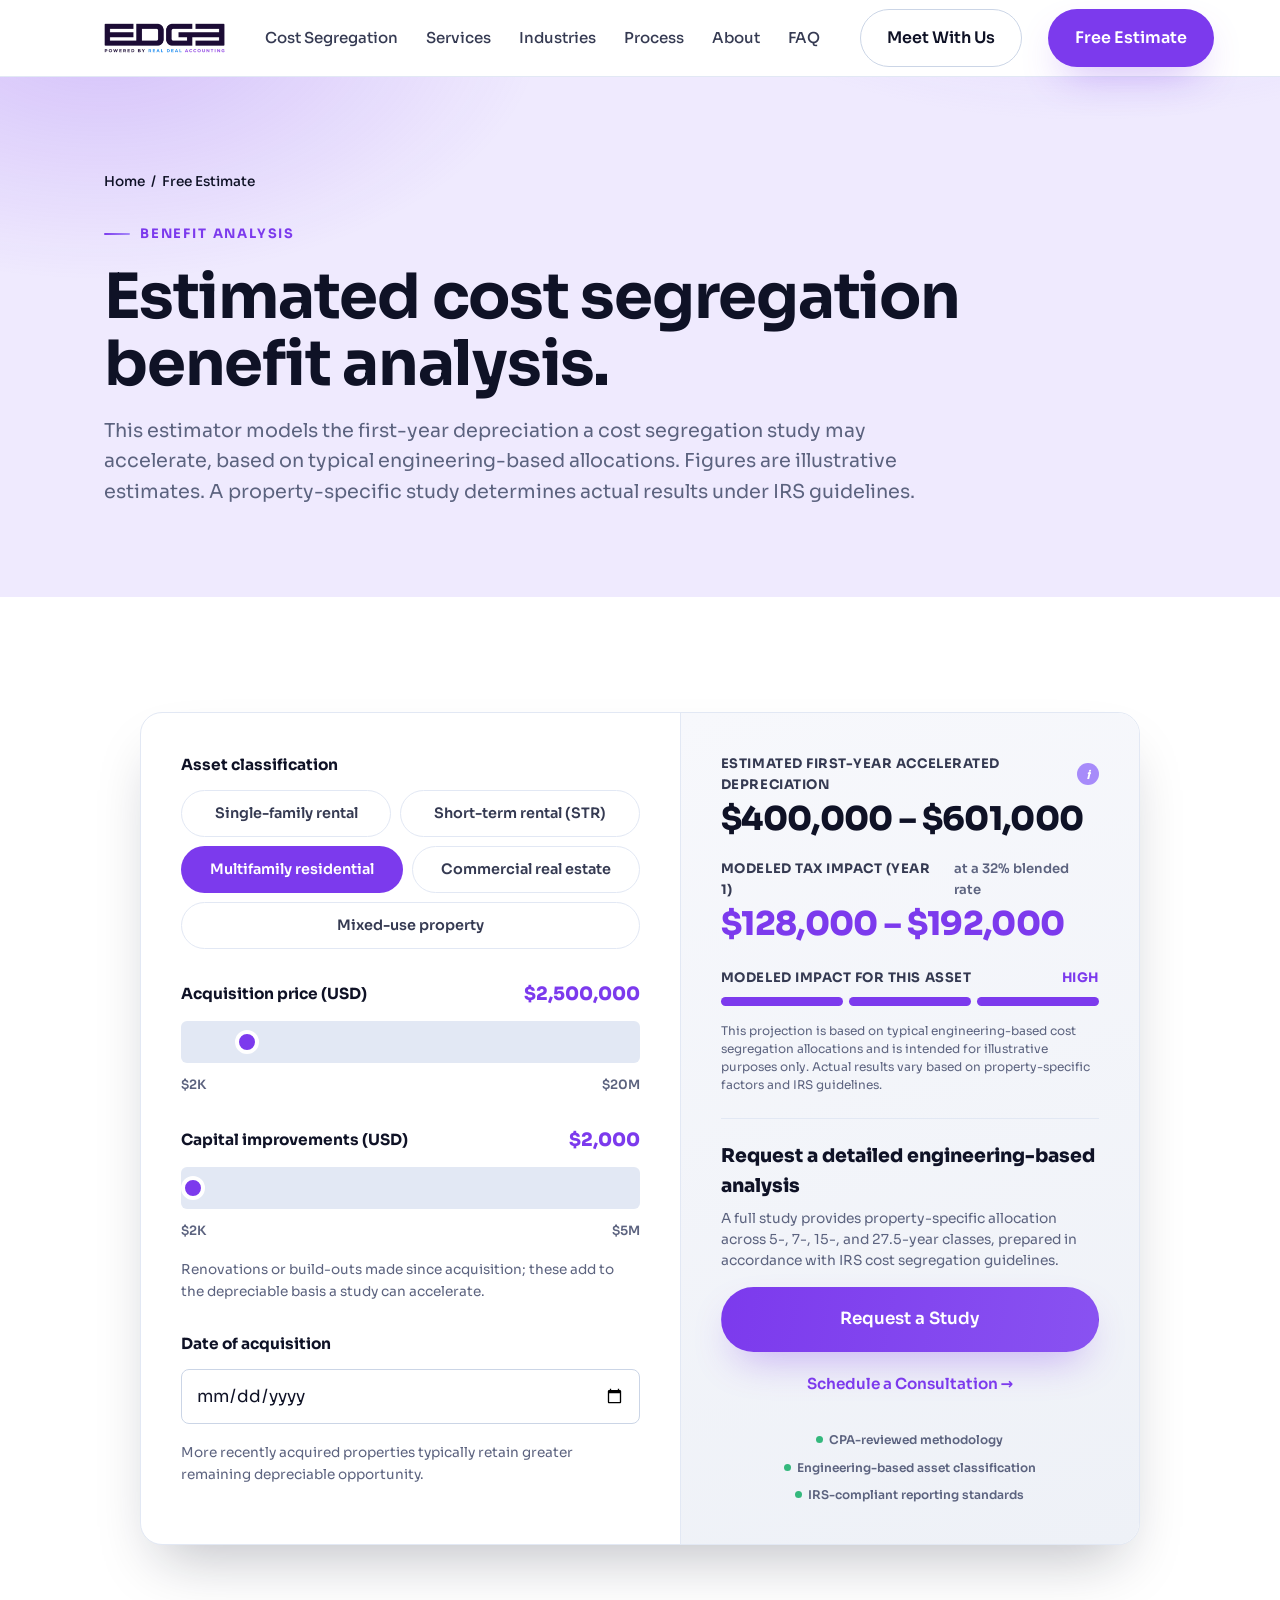
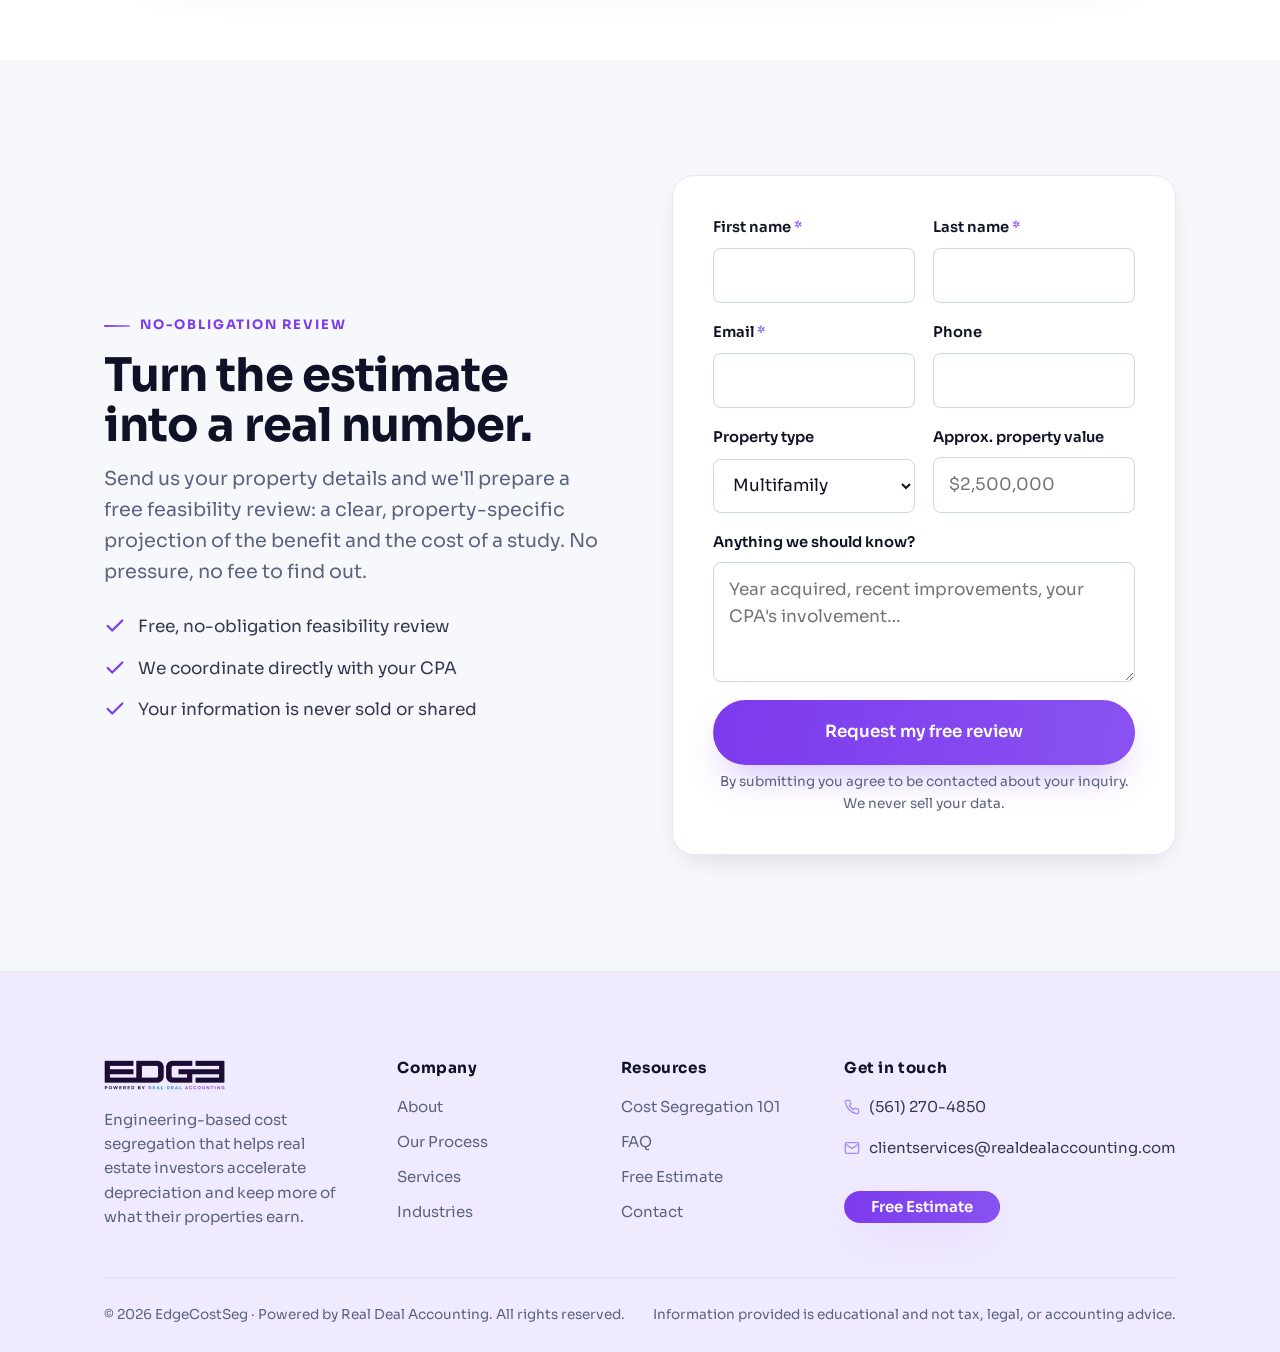
<file: estimate.html>
<!DOCTYPE html>
<html lang="en">
<head>
  <meta charset="UTF-8" />
  <meta name="viewport" content="width=device-width, initial-scale=1.0" />
  <title>Free Cost Segregation Savings Estimate | EdgeCostSeg</title>
  <meta name="description" content="Estimate the first-year tax benefit a cost segregation study could unlock on your property, then request a free, no-obligation feasibility review." />
  <meta name="theme-color" content="#efeafe" />
  <link rel="preconnect" href="https://fonts.googleapis.com" />
  <link rel="preconnect" href="https://fonts.gstatic.com" crossorigin />
  <link href="https://fonts.googleapis.com/css2?family=Sora:wght@400;500;600;700;800&family=Figtree:wght@400;500;600;700&display=swap" rel="stylesheet" />
  <link rel="stylesheet" href="styles.css" />
  <noscript><style>.reveal { opacity: 1; transform: none; }</style></noscript>
</head>
<body>
  <a class="skip-link" href="#main">Skip to content</a>

  <header class="site-header">
    <div class="container nav">
      <a class="brand" href="index.html" aria-label="EdgeCostSeg home">
        <!-- EDIT: LOGO --><img src="assets/logo.png" width="483" height="120" alt="EdgeCostSeg, powered by Real Deal Accounting" />
      </a>
      <nav aria-label="Primary">
        <ul class="nav-links">
          <li><a href="cost-segregation.html">Cost Segregation</a></li>
          <li><a href="services.html">Services</a></li>
          <li><a href="industries.html">Industries</a></li>
          <li><a href="process.html">Process</a></li>
          <li><a href="about.html">About</a></li>
          <li><a href="faq.html">FAQ</a></li>
        </ul>
      </nav>
      <div class="nav-cta">
        <!-- EDIT: CALENDLY LINK --><a class="btn btn--ghost nav-save" href="https://calendly.com/swasserman-o0l3/costseg" target="_blank" rel="noopener">Meet With Us</a>
        <!-- EDIT: CTA LINK --><a class="btn btn--primary nav-estimate" href="estimate.html">Free Estimate</a>
        <button class="nav-toggle" aria-label="Open menu" aria-expanded="false" aria-controls="mobileMenu"><svg viewBox="0 0 24 24" fill="none" stroke="currentColor" stroke-width="2" stroke-linecap="round"><line x1="3" y1="6" x2="21" y2="6"/><line x1="3" y1="12" x2="21" y2="12"/><line x1="3" y1="18" x2="21" y2="18"/></svg></button>
      </div>
    </div>
  </header>
  <nav class="mobile-menu" id="mobileMenu" aria-label="Mobile">
    <a href="cost-segregation.html">Cost Segregation</a>
    <a href="services.html">Services</a>
    <a href="industries.html">Industries</a>
    <a href="process.html">Process</a>
    <a href="about.html">About</a>
    <a href="faq.html">FAQ</a>
    <a href="contact.html">Contact</a>
    <a class="btn btn--primary" href="estimate.html">Get My Free Estimate</a>
    <a class="btn btn--ghost nav-save" href="https://calendly.com/swasserman-o0l3/costseg" target="_blank" rel="noopener">Meet With Us</a><a class="nav-phone" href="tel:+15612704850">Call (561) 270-4850</a>
  </nav>

  <main id="main">
    <section class="page-hero">
      <div class="container">
        <p class="breadcrumb"><a href="index.html">Home</a> &nbsp;/&nbsp; Free Estimate</p>
        <span class="eyebrow">Benefit analysis</span>
        <h1 class="h-xl">Estimated cost segregation<br />benefit analysis.</h1>
        <p class="lead measure">This estimator models the first-year depreciation a cost segregation study may accelerate, based on typical engineering-based allocations. Figures are illustrative estimates. A property-specific study determines actual results under IRS guidelines.</p>
      </div>
    </section>

    <section class="section">
      <div class="container">
        <div class="cse" id="cse">
          <!-- Controls -->
          <div class="cse-controls">
            <div class="cse-group">
              <div class="cse-label">Asset classification</div>
              <div class="cse-pills" role="group" aria-label="Asset classification">
                <button type="button" data-type="sfr" aria-pressed="false">Single-family rental</button>
                <button type="button" data-type="str" aria-pressed="false">Short-term rental (STR)</button>
                <button type="button" data-type="multifamily" class="active" aria-pressed="true">Multifamily residential</button>
                <button type="button" data-type="commercial" aria-pressed="false">Commercial real estate</button>
                <button type="button" data-type="mixed" aria-pressed="false">Mixed-use property</button>
              </div>
            </div>

            <div class="cse-group">
              <div class="cse-label">Acquisition price (USD) <span class="cse-val" id="cseValOut">$2,500,000</span></div>
              <input type="range" id="cseVal" class="cse-range" min="2000" max="20000000" step="2000" value="2500000" aria-label="Property value" />
              <div class="cse-scale"><span>$2K</span><span>$20M</span></div>
            </div>

            <div class="cse-group">
              <div class="cse-label">Capital improvements (USD) <span class="cse-val" id="cseImpOut">$2,000</span></div>
              <input type="range" id="cseImp" class="cse-range" min="2000" max="5000000" step="2000" value="2000" aria-label="Capital improvements" />
              <div class="cse-scale"><span>$2K</span><span>$5M</span></div>
              <p class="form-note">Renovations or build-outs made since acquisition; these add to the depreciable basis a study can accelerate.</p>
            </div>

            <div class="cse-group">
              <div class="cse-label">Date of acquisition</div>
              <input type="date" id="cseDate" class="cse-date" aria-label="Date of acquisition" />
              <p class="form-note">More recently acquired properties typically retain greater remaining depreciable opportunity.</p>
            </div>
          </div>

          <!-- Output -->
          <div class="cse-out" aria-live="polite">
            <div class="cse-out-label">Estimated first-year accelerated depreciation
              <button class="cse-info" type="button" aria-label="How is this calculated?">i<span class="cse-tip">Modeled from typical engineering-based component allocations for the selected asset class, applied to an estimated building basis and adjusted for date of acquisition. Illustrative only.</span></button>
            </div>
            <div class="cse-fig" id="cseDep">$0 – $0</div>

            <div class="cse-out-label" style="margin-top:20px">Modeled tax impact (Year 1) <span class="cse-sub">at a 32% blended rate</span></div>
            <div class="cse-fig cse-fig--accent" id="cseTax">$0 – $0</div>

            <div class="cse-conf">
              <div class="cse-conf-head"><span>Modeled impact for this asset</span><span id="cseConfLabel">High</span></div>
              <div class="cse-conf-bar" id="cseConfBar"><i></i><i></i><i></i></div>
            </div>

            <p class="cse-disc">This projection is based on typical engineering-based cost segregation allocations and is intended for illustrative purposes only. Actual results vary based on property-specific factors and IRS guidelines.</p>

            <div class="cse-cta">
              <div class="cse-cta-h">Request a detailed engineering-based analysis</div>
              <p class="cse-cta-sub">A full study provides property-specific allocation across 5-, 7-, 15-, and 27.5-year classes, prepared in accordance with IRS cost segregation guidelines.</p>
              <!-- EDIT: CTA LINK -->
              <a class="btn btn--gradient btn--lg" href="#claim" style="width:100%">Request a Study</a>
              <!-- EDIT: CALENDLY LINK -->
              <a class="cse-cta-2" href="https://calendly.com/swasserman-o0l3/costseg" target="_blank" rel="noopener">Schedule a Consultation →</a>
              <div class="cse-badges">
                <span>CPA-reviewed methodology</span>
                <span>Engineering-based asset classification</span>
                <span>IRS-compliant reporting standards</span>
              </div>
            </div>
          </div>
        </div>
      </div>
    </section>

    <!-- ============ CLAIM / LEAD FORM ============ -->
    <section class="section section--gray" id="claim">
      <div class="container">
        <div class="split">
          <div>
            <span class="eyebrow">No-obligation review</span>
            <h2 class="h-lg mt-s">Turn the estimate into a real number.</h2>
            <p class="lead mt-s">Send us your property details and we'll prepare a free feasibility review: a clear, property-specific projection of the benefit and the cost of a study. No pressure, no fee to find out.</p>
            <ul class="checks">
              <li><svg viewBox="0 0 24 24" fill="none" stroke="currentColor" stroke-width="2.4" stroke-linecap="round" stroke-linejoin="round"><polyline points="20 6 9 17 4 12"/></svg><span>Free, no-obligation feasibility review</span></li>
              <li><svg viewBox="0 0 24 24" fill="none" stroke="currentColor" stroke-width="2.4" stroke-linecap="round" stroke-linejoin="round"><polyline points="20 6 9 17 4 12"/></svg><span>We coordinate directly with your CPA</span></li>
              <li><svg viewBox="0 0 24 24" fill="none" stroke="currentColor" stroke-width="2.4" stroke-linecap="round" stroke-linejoin="round"><polyline points="20 6 9 17 4 12"/></svg><span>Your information is never sold or shared</span></li>
            </ul>
          </div>
          <div class="form-card">
            <!-- Submits to Formspree → emails you the lead. EDIT: replace the action URL to change destination. -->
            <form data-lead action="https://formspree.io/f/mzdqrjjo" method="POST" novalidate>
              <input type="hidden" name="_subject" value="New EdgeCostSeg estimate request" />
              <input type="text" name="_gotcha" style="display:none" tabindex="-1" autocomplete="off" aria-hidden="true" />
              <div class="form-row">
                <div class="field"><label for="fn">First name <span class="req">*</span></label><input id="fn" name="first_name" type="text" required autocomplete="given-name" /></div>
                <div class="field"><label for="ln">Last name <span class="req">*</span></label><input id="ln" name="last_name" type="text" required autocomplete="family-name" /></div>
              </div>
              <div class="form-row">
                <div class="field"><label for="em">Email <span class="req">*</span></label><input id="em" name="email" type="email" required autocomplete="email" /></div>
                <div class="field"><label for="ph">Phone</label><input id="ph" name="phone" type="tel" autocomplete="tel" /></div>
              </div>
              <div class="form-row">
                <div class="field">
                  <label for="pt">Property type</label>
                  <select id="pt" name="property_type">
                    <option>Multifamily</option><option>Commercial / Office</option><option>Industrial / Warehouse</option><option>Retail</option><option>Short-Term Rental</option><option>Hospitality</option><option>Other</option>
                  </select>
                </div>
                <div class="field"><label for="pv">Approx. property value</label><input id="pv" name="property_value" type="text" placeholder="$2,500,000" inputmode="numeric" /></div>
              </div>
              <div class="field"><label for="msg">Anything we should know?</label><textarea id="msg" name="message" placeholder="Year acquired, recent improvements, your CPA's involvement…"></textarea></div>
              <button class="btn btn--gradient btn--lg" type="submit" style="width:100%">Request my free review</button>
              <p class="form-note center">By submitting you agree to be contacted about your inquiry. We never sell your data.</p>
            </form>
            <div class="form-success">
              <svg viewBox="0 0 24 24" fill="none" stroke="currentColor" stroke-width="2" stroke-linecap="round" stroke-linejoin="round"><path d="M22 11.08V12a10 10 0 1 1-5.93-9.14"/><polyline points="22 4 12 14.01 9 11.01"/></svg>
              <h3 class="h-md">Thank you. Request received.</h3>
              <p class="text-muted mt-s">A specialist will review your property details and follow up within one business day. Prefer to talk now? Call <a href="tel:+15612704850" style="color:var(--blue-600);font-weight:600">(561) 270-4850</a>.</p>
            </div>
          </div>
        </div>
      </div>
    </section>
  </main>

  <footer class="site-footer">
    <div class="container">
      <div class="footer-top">
        <div class="footer-brand">
          <!-- EDIT: LOGO (white) --><img src="assets/logo.png" width="483" height="120" alt="EdgeCostSeg" />
          <p>Engineering-based cost segregation that helps real estate investors accelerate depreciation and keep more of what their properties earn.</p>
        </div>
        <div class="footer-col"><h2>Company</h2><ul><li><a href="about.html">About</a></li><li><a href="process.html">Our Process</a></li><li><a href="services.html">Services</a></li><li><a href="industries.html">Industries</a></li></ul></div>
        <div class="footer-col"><h2>Resources</h2><ul><li><a href="cost-segregation.html">Cost Segregation 101</a></li><li><a href="faq.html">FAQ</a></li><li><a href="estimate.html">Free Estimate</a></li><li><a href="contact.html">Contact</a></li></ul></div>
        <div class="footer-col">
          <h2>Get in touch</h2>
          <div class="footer-contact">
            <!-- EDIT: PHONE --><a href="tel:+15612704850"><svg viewBox="0 0 24 24" fill="none" stroke="currentColor" stroke-width="2" stroke-linecap="round" stroke-linejoin="round"><path d="M22 16.92v3a2 2 0 0 1-2.18 2 19.79 19.79 0 0 1-8.63-3.07 19.5 19.5 0 0 1-6-6 19.79 19.79 0 0 1-3.07-8.67A2 2 0 0 1 4.11 2h3a2 2 0 0 1 2 1.72c.13.96.36 1.9.7 2.81a2 2 0 0 1-.45 2.11L8.09 9.91a16 16 0 0 0 6 6l1.27-1.27a2 2 0 0 1 2.11-.45c.91.34 1.85.57 2.81.7A2 2 0 0 1 22 16.92z"/></svg>(561) 270-4850</a>
            <!-- EDIT: EMAIL --><a href="mailto:clientservices@realdealaccounting.com"><svg viewBox="0 0 24 24" fill="none" stroke="currentColor" stroke-width="2" stroke-linecap="round" stroke-linejoin="round"><path d="M4 4h16a2 2 0 0 1 2 2v12a2 2 0 0 1-2 2H4a2 2 0 0 1-2-2V6a2 2 0 0 1 2-2z"/><polyline points="22,6 12,13 2,6"/></svg>clientservices@realdealaccounting.com</a>
          </div>
          <a class="btn btn--gradient mt-m" href="estimate.html">Free Estimate</a>
        </div>
      </div>
      <div class="footer-bottom">
        <span>© <span id="year">2026</span> EdgeCostSeg · Powered by Real Deal Accounting. All rights reserved.</span>
        <span>Information provided is educational and not tax, legal, or accounting advice.</span>
      </div>
    </div>
  </footer>

  <script src="script.js"></script>
  <script>
  (function(){
    var TYPE = {
      sfr:        { label:'Single-family rental', low:.14, high:.24, impact:2 },
      str:        { label:'Short-term rental',    low:.22, high:.34, impact:3 },
      multifamily:{ label:'Multifamily',          low:.20, high:.30, impact:3 },
      commercial: { label:'Commercial',           low:.18, high:.28, impact:2 },
      mixed:      { label:'Mixed-use',            low:.18, high:.28, impact:2 }
    };
    var cse = document.getElementById('cse'); if(!cse) return;
    var state = { type:'multifamily', value:2500000, improvements:2000, date:null };
    var depEl = document.getElementById('cseDep');
    var taxEl = document.getElementById('cseTax');
    var valOut = document.getElementById('cseValOut');
    var valInput = document.getElementById('cseVal');
    var impOut = document.getElementById('cseImpOut');
    var impInput = document.getElementById('cseImp');
    var dateInput = document.getElementById('cseDate');
    var confLabel = document.getElementById('cseConfLabel');
    var bars = cse.querySelectorAll('#cseConfBar i');
    var fmt = function(n){ return '$' + (Math.round(n/1000)*1000).toLocaleString('en-US'); };

    function recency(){
      if(!state.date) return 1;
      var y = new Date(state.date).getFullYear();
      if(isNaN(y)) return 1;
      var ys = Math.max(0, (new Date().getFullYear()) - y);
      return Math.max(.72, 1 - ys * 0.025);
    }
    function compute(){
      var t = TYPE[state.type], r = recency();
      // ~80% of acquisition price is depreciable building basis (land excluded);
      // capital improvements are ~95% depreciable (little to no land component).
      var b = state.value * 0.8 + state.improvements * 0.95;
      var depLo = b * t.low * r, depHi = b * t.high * r;
      var totalBasis = state.value + state.improvements;
      var score = t.impact + (totalBasis >= 6000000 ? 1 : 0);
      score = Math.min(3, Math.max(1, score));
      return { depLo:depLo, depHi:depHi, taxLo:depLo*0.32, taxHi:depHi*0.32, score:score };
    }

    var cur = { depLo:0, depHi:0, taxLo:0, taxHi:0 }, raf;
    function paint(o){
      depEl.textContent = fmt(o.depLo) + ' – ' + fmt(o.depHi);
      taxEl.textContent = fmt(o.taxLo) + ' – ' + fmt(o.taxHi);
    }
    function tween(c){
      var s = { depLo:cur.depLo, depHi:cur.depHi, taxLo:cur.taxLo, taxHi:cur.taxHi };
      var t0 = performance.now(), dur = 550;
      cancelAnimationFrame(raf);
      // write final value immediately so the figure is always correct,
      // even if requestAnimationFrame is throttled (e.g. background tab).
      cur = { depLo:c.depLo, depHi:c.depHi, taxLo:c.taxLo, taxHi:c.taxHi };
      paint(c);
      function step(now){
        var p = Math.min(1, (now - t0) / dur), e = 1 - Math.pow(1 - p, 3);
        paint({
          depLo: s.depLo + (c.depLo - s.depLo) * e,
          depHi: s.depHi + (c.depHi - s.depHi) * e,
          taxLo: s.taxLo + (c.taxLo - s.taxLo) * e,
          taxHi: s.taxHi + (c.taxHi - s.taxHi) * e
        });
        if(p < 1) raf = requestAnimationFrame(step);
        else cur = { depLo:c.depLo, depHi:c.depHi, taxLo:c.taxLo, taxHi:c.taxHi };
      }
      raf = requestAnimationFrame(step);
    }
    function sliderFill(){
      var pct = (state.value - 2000) / (20000000 - 2000) * 100;
      valInput.style.setProperty('--pct', pct + '%');
      var ipct = (state.improvements - 2000) / (5000000 - 2000) * 100;
      impInput.style.setProperty('--pct', ipct + '%');
    }
    function render(){
      var c = compute();
      valOut.textContent = '$' + state.value.toLocaleString('en-US');
      impOut.textContent = '$' + state.improvements.toLocaleString('en-US');
      sliderFill();
      tween(c);
      var labels = { 1:'Low', 2:'Medium', 3:'High' };
      confLabel.textContent = labels[c.score];
      bars.forEach(function(b, i){ b.classList.toggle('on', i < c.score); });
    }

    cse.querySelectorAll('.cse-pills button').forEach(function(b){
      b.addEventListener('click', function(){
        cse.querySelectorAll('.cse-pills button').forEach(function(x){ x.classList.remove('active'); x.setAttribute('aria-pressed','false'); });
        b.classList.add('active'); b.setAttribute('aria-pressed','true');
        state.type = b.getAttribute('data-type'); render();
      });
    });
    valInput.addEventListener('input', function(){ state.value = +valInput.value; render(); });
    impInput.addEventListener('input', function(){ state.improvements = +impInput.value; render(); });
    dateInput.addEventListener('input', function(){ state.date = dateInput.value || null; render(); });

    render();
  })();
  </script>
</body>
</html>
</file>
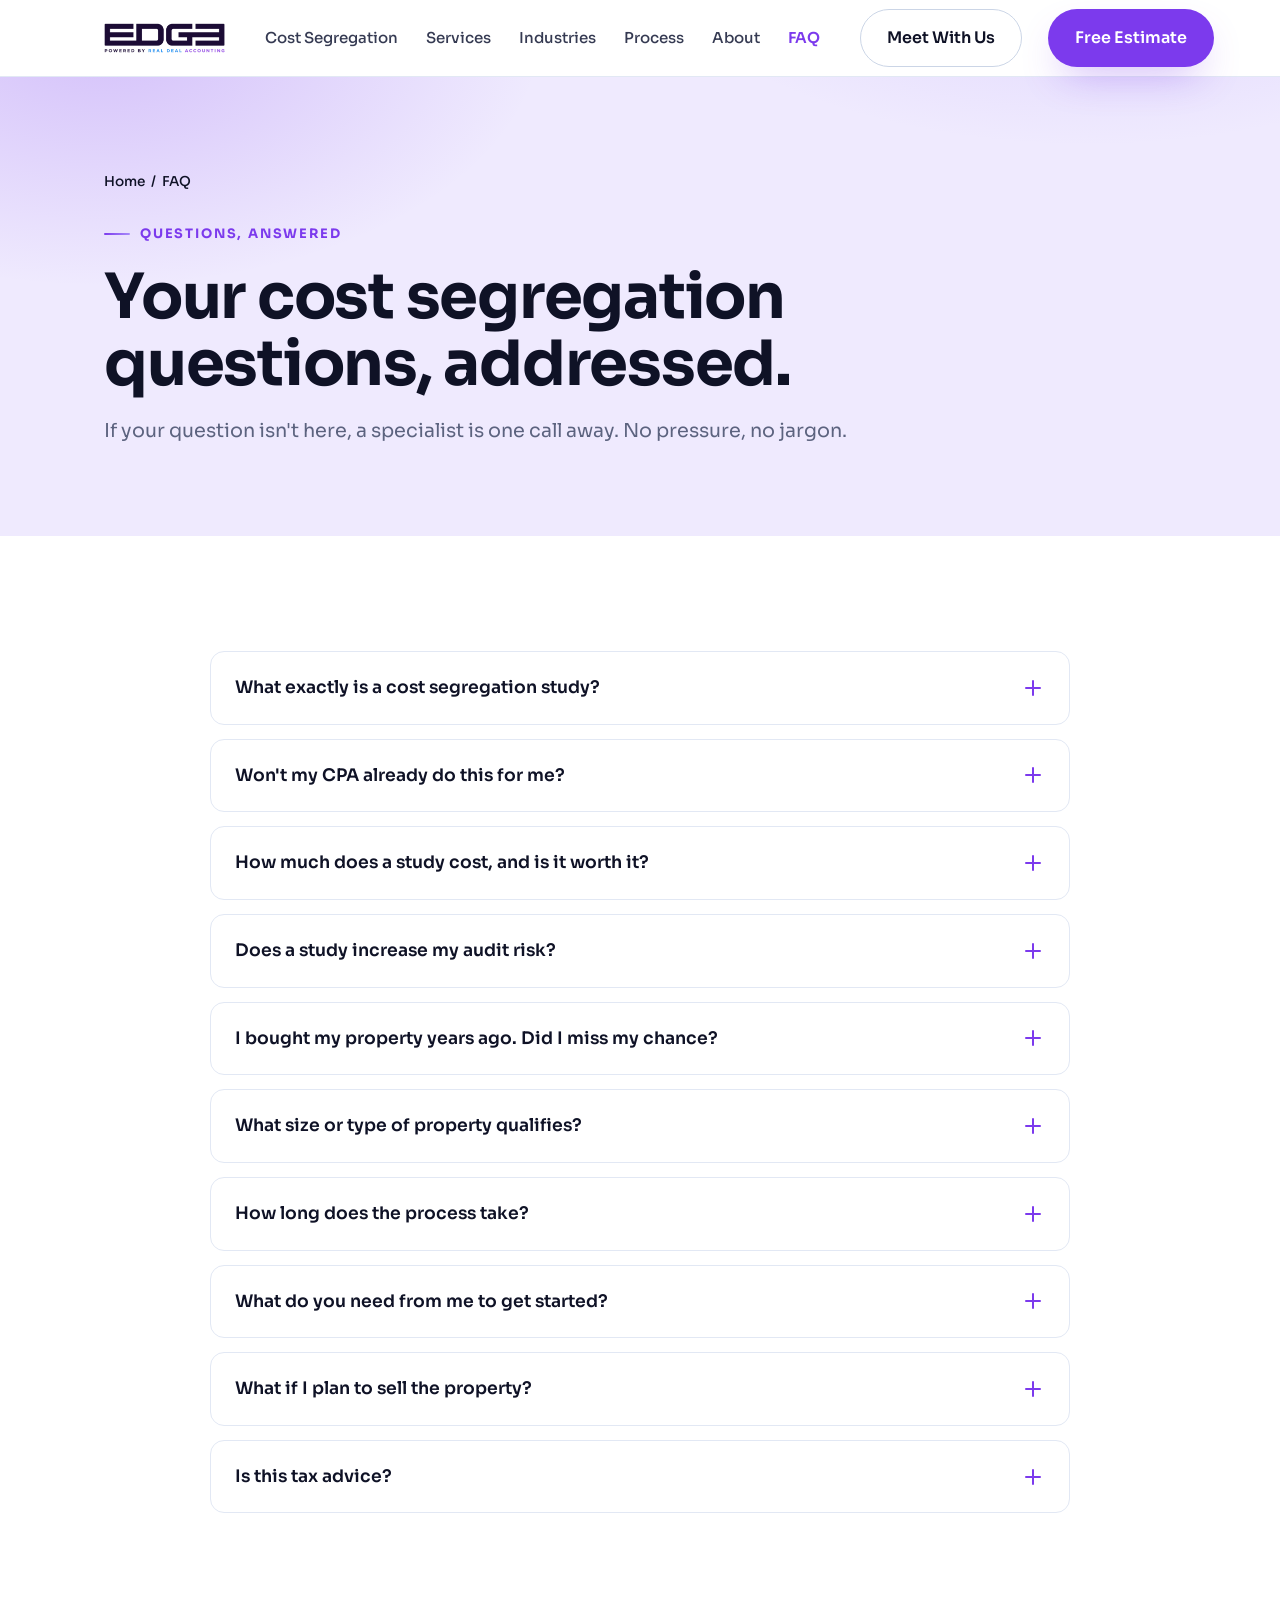
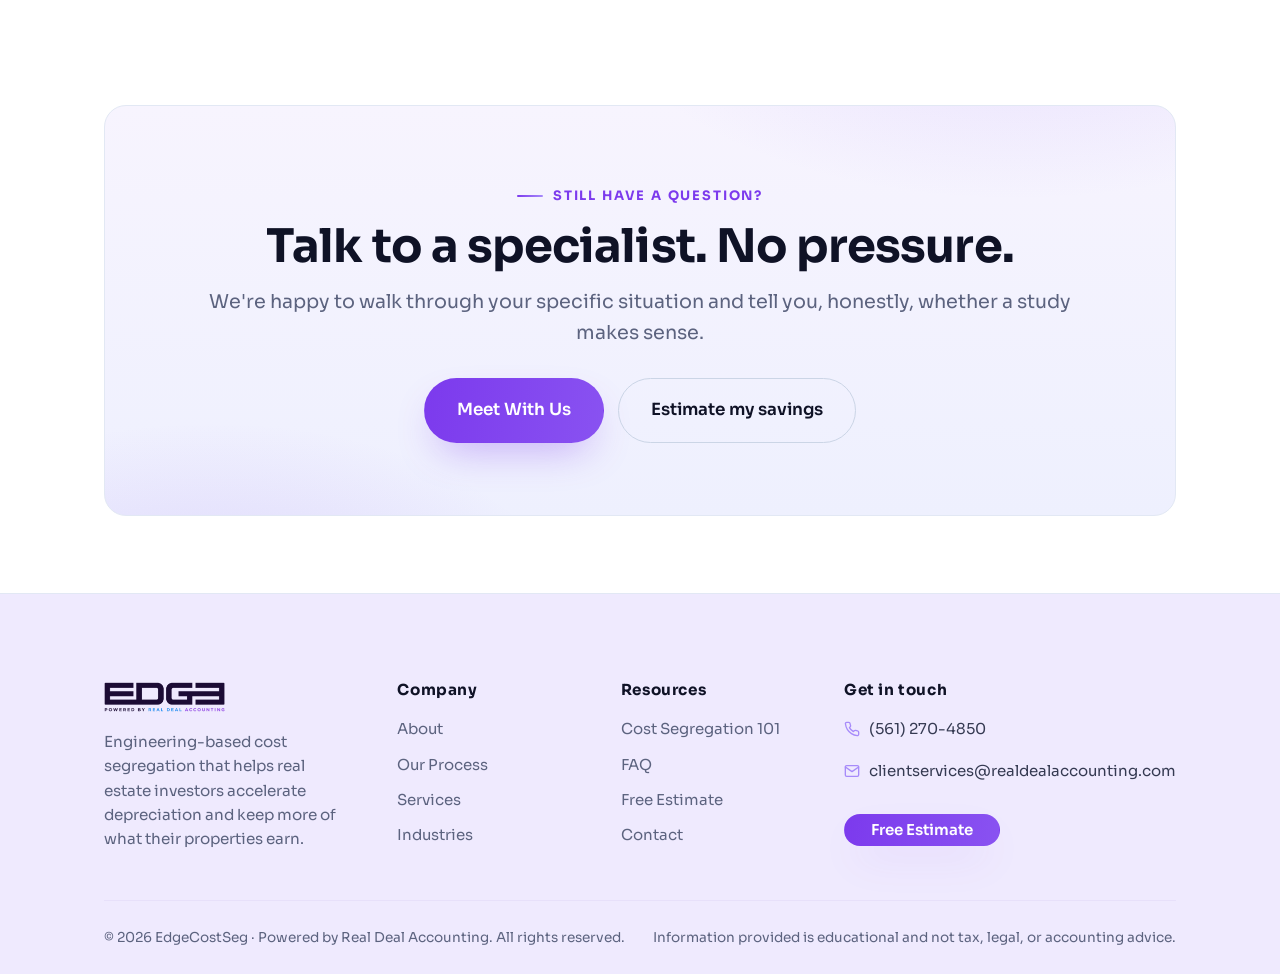
<file: faq.html>
<!DOCTYPE html>
<html lang="en">
<head>
  <meta charset="UTF-8" />
  <meta name="viewport" content="width=device-width, initial-scale=1.0" />
  <title>Cost Segregation FAQ: Costs, Audits &amp; Timing | EdgeCostSeg</title>
  <meta name="description" content="Answers to common questions about cost segregation: cost, audit risk, eligibility, timing, working with your CPA, and how the process works." />
  <meta name="theme-color" content="#efeafe" />
  <link rel="preconnect" href="https://fonts.googleapis.com" />
  <link rel="preconnect" href="https://fonts.gstatic.com" crossorigin />
  <link href="https://fonts.googleapis.com/css2?family=Sora:wght@400;500;600;700;800&family=Figtree:wght@400;500;600;700&display=swap" rel="stylesheet" />
  <link rel="stylesheet" href="styles.css" />
  <noscript><style>.reveal { opacity: 1; transform: none; }</style></noscript>
  <!-- Structured data: mirrors the questions and answers visible on this page. Update both together. -->
  <script type="application/ld+json">
  {
    "@context": "https://schema.org",
    "@type": "FAQPage",
    "mainEntity": [
      { "@type": "Question", "name": "What exactly is a cost segregation study?",
        "acceptedAnswer": { "@type": "Answer", "text": "It's an engineering-based analysis that breaks your property into its individual components and assigns each to its correct depreciation schedule. Instead of writing the whole building off over 27.5 or 39 years, qualifying components move into 5-, 7-, and 15-year classes, accelerating your deductions." } },
      { "@type": "Question", "name": "Won't my CPA already do this for me?",
        "acceptedAnswer": { "@type": "Answer", "text": "A cost segregation study requires specialized engineering analysis that falls outside standard tax preparation. Most CPAs welcome it: we do the engineering and hand them figures they apply directly to your return. We complement your accountant; we never replace them." } },
      { "@type": "Question", "name": "How much does a study cost, and is it worth it?",
        "acceptedAnswer": { "@type": "Answer", "text": "Fees depend on property type, size, and complexity. For most qualifying properties, the first-year tax benefit far exceeds the cost of the study. Our free feasibility review tells you both numbers up front, so you only move forward when the math clearly works in your favor." } },
      { "@type": "Question", "name": "Does a study increase my audit risk?",
        "acceptedAnswer": { "@type": "Answer", "text": "A properly performed, engineering-based study is a recognized approach that produces exactly the kind of detailed documentation the IRS expects. The support is built into the deliverable, so your position is well-documented. If questions ever arise, our documentation, and our team, stand behind the work." } },
      { "@type": "Question", "name": "I bought my property years ago. Did I miss my chance?",
        "acceptedAnswer": { "@type": "Answer", "text": "Often not. A \"look-back\" study can capture depreciation you never claimed and bring it into the current tax year, generally without amending prior returns. Many owners are surprised by how much benefit is still available years after purchase." } },
      { "@type": "Question", "name": "What size or type of property qualifies?",
        "acceptedAnswer": { "@type": "Answer", "text": "Most income-producing real estate is a candidate: multifamily, commercial, industrial, retail, hospitality, and short-term rentals. As a general rule of thumb, properties with a building basis around $500,000 or more see the strongest results, but the only way to know your number is a quick review." } },
      { "@type": "Question", "name": "How long does the process take?",
        "acceptedAnswer": { "@type": "Answer", "text": "The free feasibility review usually takes a day or two. A full study typically takes a few weeks from the time we receive your documents, depending on the property's size and complexity. We'll give you a clear timeline before you commit." } },
      { "@type": "Question", "name": "What do you need from me to get started?",
        "acceptedAnswer": { "@type": "Answer", "text": "For the feasibility review, just the basics: property type, purchase or construction cost, and the year it was placed in service. If you proceed, we'll request closing documents, cost detail, plans, and photos, and we'll guide you through exactly what's needed." } },
      { "@type": "Question", "name": "What if I plan to sell the property?",
        "acceptedAnswer": { "@type": "Answer", "text": "Accelerated depreciation can interact with depreciation recapture at sale, so timing and holding period matter. This is exactly the kind of trade-off we model in the feasibility review and coordinate with your CPA, so the strategy fits your actual plans for the asset." } },
      { "@type": "Question", "name": "Is this tax advice?",
        "acceptedAnswer": { "@type": "Answer", "text": "Our study is an engineering analysis that supports your tax filing; it isn't tax advice on its own. We work directly with your CPA or tax advisor, who applies the results to your specific situation and return." } }
    ]
  }
  </script>
</head>
<body>
  <a class="skip-link" href="#main">Skip to content</a>
  <header class="site-header">
    <div class="container nav">
      <a class="brand" href="index.html" aria-label="EdgeCostSeg home"><!-- EDIT: LOGO --><img src="assets/logo.png" width="483" height="120" alt="EdgeCostSeg, powered by Real Deal Accounting" /></a>
      <nav aria-label="Primary"><ul class="nav-links">
        <li><a href="cost-segregation.html">Cost Segregation</a></li>
        <li><a href="services.html">Services</a></li>
        <li><a href="industries.html">Industries</a></li>
        <li><a href="process.html">Process</a></li>
        <li><a href="about.html">About</a></li>
        <li><a href="faq.html" class="active">FAQ</a></li>
      </ul></nav>
      <div class="nav-cta">
        <!-- EDIT: CALENDLY LINK --><a class="btn btn--ghost nav-save" href="https://calendly.com/swasserman-o0l3/costseg" target="_blank" rel="noopener">Meet With Us</a>
        <!-- EDIT: CTA LINK --><a class="btn btn--primary nav-estimate" href="estimate.html">Free Estimate</a>
        <button class="nav-toggle" aria-label="Open menu" aria-expanded="false" aria-controls="mobileMenu"><svg viewBox="0 0 24 24" fill="none" stroke="currentColor" stroke-width="2" stroke-linecap="round"><line x1="3" y1="6" x2="21" y2="6"/><line x1="3" y1="12" x2="21" y2="12"/><line x1="3" y1="18" x2="21" y2="18"/></svg></button>
      </div>
    </div>
  </header>
  <nav class="mobile-menu" id="mobileMenu" aria-label="Mobile">
    <a href="cost-segregation.html">Cost Segregation</a><a href="services.html">Services</a><a href="industries.html">Industries</a><a href="process.html">Process</a><a href="about.html">About</a><a href="faq.html" class="active">FAQ</a><a href="contact.html">Contact</a>
    <a class="btn btn--primary" href="estimate.html">Get My Free Estimate</a><a class="btn btn--ghost nav-save" href="https://calendly.com/swasserman-o0l3/costseg" target="_blank" rel="noopener">Meet With Us</a><a class="nav-phone" href="tel:+15612704850">Call (561) 270-4850</a>
  </nav>

  <main id="main">
    <section class="page-hero">
      <div class="container">
        <p class="breadcrumb"><a href="index.html">Home</a> &nbsp;/&nbsp; FAQ</p>
        <span class="eyebrow">Questions, answered</span>
        <h1 class="h-xl">Your cost segregation questions, addressed.</h1>
        <p class="lead measure">If your question isn't here, a specialist is one call away. No pressure, no jargon.</p>
      </div>
    </section>

    <section class="section">
      <div class="container">
        <div class="faq">
          <div class="faq-item">
            <button class="faq-q" aria-expanded="false"><span>What exactly is a cost segregation study?</span><svg class="chev" viewBox="0 0 24 24" fill="none" stroke="currentColor" stroke-width="2" stroke-linecap="round"><line x1="12" y1="5" x2="12" y2="19"/><line x1="5" y1="12" x2="19" y2="12"/></svg></button>
            <div class="faq-a"><div class="faq-a-inner">It's an engineering-based analysis that breaks your property into its individual components and assigns each to its correct depreciation schedule. Instead of writing the whole building off over 27.5 or 39 years, qualifying components move into 5-, 7-, and 15-year classes, accelerating your deductions.</div></div>
          </div>
          <div class="faq-item">
            <button class="faq-q" aria-expanded="false"><span>Won't my CPA already do this for me?</span><svg class="chev" viewBox="0 0 24 24" fill="none" stroke="currentColor" stroke-width="2" stroke-linecap="round"><line x1="12" y1="5" x2="12" y2="19"/><line x1="5" y1="12" x2="19" y2="12"/></svg></button>
            <div class="faq-a"><div class="faq-a-inner">A cost segregation study requires specialized engineering analysis that falls outside standard tax preparation. Most CPAs welcome it: we do the engineering and hand them figures they apply directly to your return. We complement your accountant; we never replace them.</div></div>
          </div>
          <div class="faq-item">
            <button class="faq-q" aria-expanded="false"><span>How much does a study cost, and is it worth it?</span><svg class="chev" viewBox="0 0 24 24" fill="none" stroke="currentColor" stroke-width="2" stroke-linecap="round"><line x1="12" y1="5" x2="12" y2="19"/><line x1="5" y1="12" x2="19" y2="12"/></svg></button>
            <div class="faq-a"><div class="faq-a-inner">Fees depend on property type, size, and complexity. For most qualifying properties, the first-year tax benefit far exceeds the cost of the study. Our <a class="text-link" href="process.html">free feasibility review</a> tells you both numbers up front, so you only move forward when the math clearly works in your favor.</div></div>
          </div>
          <div class="faq-item">
            <button class="faq-q" aria-expanded="false"><span>Does a study increase my audit risk?</span><svg class="chev" viewBox="0 0 24 24" fill="none" stroke="currentColor" stroke-width="2" stroke-linecap="round"><line x1="12" y1="5" x2="12" y2="19"/><line x1="5" y1="12" x2="19" y2="12"/></svg></button>
            <div class="faq-a"><div class="faq-a-inner">A properly performed, engineering-based study is a recognized approach that produces exactly the kind of detailed documentation the IRS expects. The support is built into the deliverable, so your position is well-documented. If questions ever arise, our documentation, and our team, stand behind the work.</div></div>
          </div>
          <div class="faq-item">
            <button class="faq-q" aria-expanded="false"><span>I bought my property years ago. Did I miss my chance?</span><svg class="chev" viewBox="0 0 24 24" fill="none" stroke="currentColor" stroke-width="2" stroke-linecap="round"><line x1="12" y1="5" x2="12" y2="19"/><line x1="5" y1="12" x2="19" y2="12"/></svg></button>
            <div class="faq-a"><div class="faq-a-inner">Often not. A <a class="text-link" href="services.html#look-back-studies">"look-back" study</a> can capture depreciation you never claimed and bring it into the current tax year, generally without amending prior returns. Many owners are surprised by how much benefit is still available years after purchase.</div></div>
          </div>
          <div class="faq-item">
            <button class="faq-q" aria-expanded="false"><span>What size or type of property qualifies?</span><svg class="chev" viewBox="0 0 24 24" fill="none" stroke="currentColor" stroke-width="2" stroke-linecap="round"><line x1="12" y1="5" x2="12" y2="19"/><line x1="5" y1="12" x2="19" y2="12"/></svg></button>
            <div class="faq-a"><div class="faq-a-inner">Most income-producing real estate is a candidate: <a class="text-link" href="industries.html">multifamily, commercial, industrial, retail, hospitality, and short-term rentals</a>. As a general rule of thumb, properties with a building basis around $500,000 or more see the strongest results, but the only way to know your number is a quick review.</div></div>
          </div>
          <div class="faq-item">
            <button class="faq-q" aria-expanded="false"><span>How long does the process take?</span><svg class="chev" viewBox="0 0 24 24" fill="none" stroke="currentColor" stroke-width="2" stroke-linecap="round"><line x1="12" y1="5" x2="12" y2="19"/><line x1="5" y1="12" x2="19" y2="12"/></svg></button>
            <div class="faq-a"><div class="faq-a-inner">The free feasibility review usually takes a day or two. A full study typically takes a few weeks from the time we receive your documents, depending on the property's size and complexity. We'll give you a clear timeline before you commit.</div></div>
          </div>
          <div class="faq-item">
            <button class="faq-q" aria-expanded="false"><span>What do you need from me to get started?</span><svg class="chev" viewBox="0 0 24 24" fill="none" stroke="currentColor" stroke-width="2" stroke-linecap="round"><line x1="12" y1="5" x2="12" y2="19"/><line x1="5" y1="12" x2="19" y2="12"/></svg></button>
            <div class="faq-a"><div class="faq-a-inner">For the feasibility review, just the basics: property type, purchase or construction cost, and the year it was placed in service. If you proceed, we'll request closing documents, cost detail, plans, and photos, and we'll guide you through exactly what's needed.</div></div>
          </div>
          <div class="faq-item">
            <button class="faq-q" aria-expanded="false"><span>What if I plan to sell the property?</span><svg class="chev" viewBox="0 0 24 24" fill="none" stroke="currentColor" stroke-width="2" stroke-linecap="round"><line x1="12" y1="5" x2="12" y2="19"/><line x1="5" y1="12" x2="19" y2="12"/></svg></button>
            <div class="faq-a"><div class="faq-a-inner">Accelerated depreciation can interact with depreciation recapture at sale, so timing and holding period matter. This is exactly the kind of trade-off we model in the feasibility review and coordinate with your CPA, so the strategy fits your actual plans for the asset.</div></div>
          </div>
          <div class="faq-item">
            <button class="faq-q" aria-expanded="false"><span>Is this tax advice?</span><svg class="chev" viewBox="0 0 24 24" fill="none" stroke="currentColor" stroke-width="2" stroke-linecap="round"><line x1="12" y1="5" x2="12" y2="19"/><line x1="5" y1="12" x2="19" y2="12"/></svg></button>
            <div class="faq-a"><div class="faq-a-inner">Our study is an engineering analysis that supports your tax filing; it isn't tax advice on its own. We work directly with <a class="text-link" href="services.html#cpa-partners">your CPA or tax advisor</a>, who applies the results to your specific situation and return.</div></div>
          </div>
        </div>
      </div>
    </section>

    <section class="section section--tight">
      <div class="container">
        <div class="cta-banner reveal">
          <span class="eyebrow">Still have a question?</span>
          <h2 class="h-lg mt-s">Talk to a specialist. No pressure.</h2>
          <p class="lead measure">We're happy to walk through your specific situation and tell you, honestly, whether a study makes sense.</p>
          <div class="btn-row"><!-- EDIT: CALENDLY LINK --><a class="btn btn--light btn--lg" href="https://calendly.com/swasserman-o0l3/costseg" target="_blank" rel="noopener">Meet With Us</a><a class="btn btn--ghost-light btn--lg" href="estimate.html">Estimate my savings</a></div>
        </div>
      </div>
    </section>
  </main>

  <footer class="site-footer">
    <div class="container">
      <div class="footer-top">
        <div class="footer-brand"><!-- EDIT: LOGO (white) --><img src="assets/logo.png" width="483" height="120" alt="EdgeCostSeg" /><p>Engineering-based cost segregation that helps real estate investors accelerate depreciation and keep more of what their properties earn.</p></div>
        <div class="footer-col"><h2>Company</h2><ul><li><a href="about.html">About</a></li><li><a href="process.html">Our Process</a></li><li><a href="services.html">Services</a></li><li><a href="industries.html">Industries</a></li></ul></div>
        <div class="footer-col"><h2>Resources</h2><ul><li><a href="cost-segregation.html">Cost Segregation 101</a></li><li><a href="faq.html">FAQ</a></li><li><a href="estimate.html">Free Estimate</a></li><li><a href="contact.html">Contact</a></li></ul></div>
        <div class="footer-col"><h2>Get in touch</h2><div class="footer-contact"><!-- EDIT: PHONE --><a href="tel:+15612704850"><svg viewBox="0 0 24 24" fill="none" stroke="currentColor" stroke-width="2" stroke-linecap="round" stroke-linejoin="round"><path d="M22 16.92v3a2 2 0 0 1-2.18 2 19.79 19.79 0 0 1-8.63-3.07 19.5 19.5 0 0 1-6-6 19.79 19.79 0 0 1-3.07-8.67A2 2 0 0 1 4.11 2h3a2 2 0 0 1 2 1.72c.13.96.36 1.9.7 2.81a2 2 0 0 1-.45 2.11L8.09 9.91a16 16 0 0 0 6 6l1.27-1.27a2 2 0 0 1 2.11-.45c.91.34 1.85.57 2.81.7A2 2 0 0 1 22 16.92z"/></svg>(561) 270-4850</a><!-- EDIT: EMAIL --><a href="mailto:clientservices@realdealaccounting.com"><svg viewBox="0 0 24 24" fill="none" stroke="currentColor" stroke-width="2" stroke-linecap="round" stroke-linejoin="round"><path d="M4 4h16a2 2 0 0 1 2 2v12a2 2 0 0 1-2 2H4a2 2 0 0 1-2-2V6a2 2 0 0 1 2-2z"/><polyline points="22,6 12,13 2,6"/></svg>clientservices@realdealaccounting.com</a></div><a class="btn btn--gradient mt-m" href="estimate.html">Free Estimate</a></div>
      </div>
      <div class="footer-bottom"><span>© <span id="year">2026</span> EdgeCostSeg · Powered by Real Deal Accounting. All rights reserved.</span><span>Information provided is educational and not tax, legal, or accounting advice.</span></div>
    </div>
  </footer>
  <script src="script.js"></script>
</body>
</html>
</file>
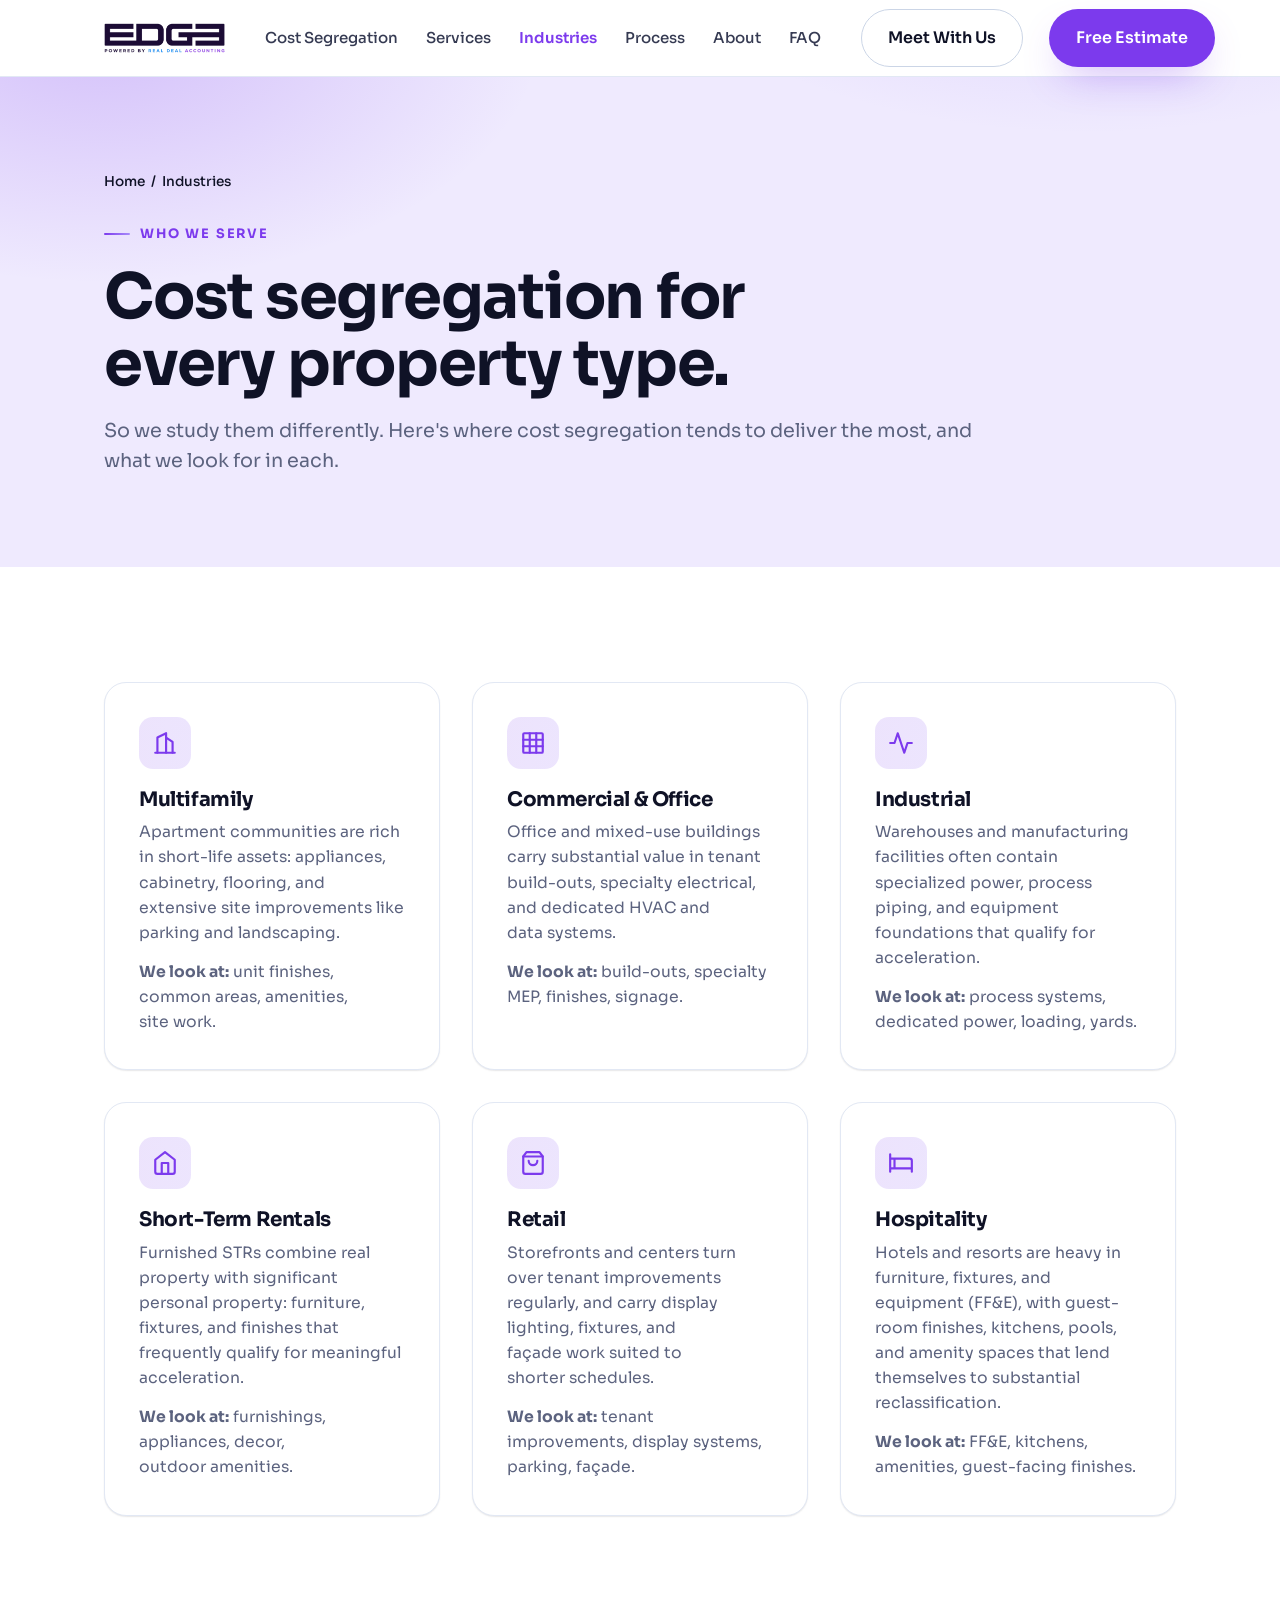
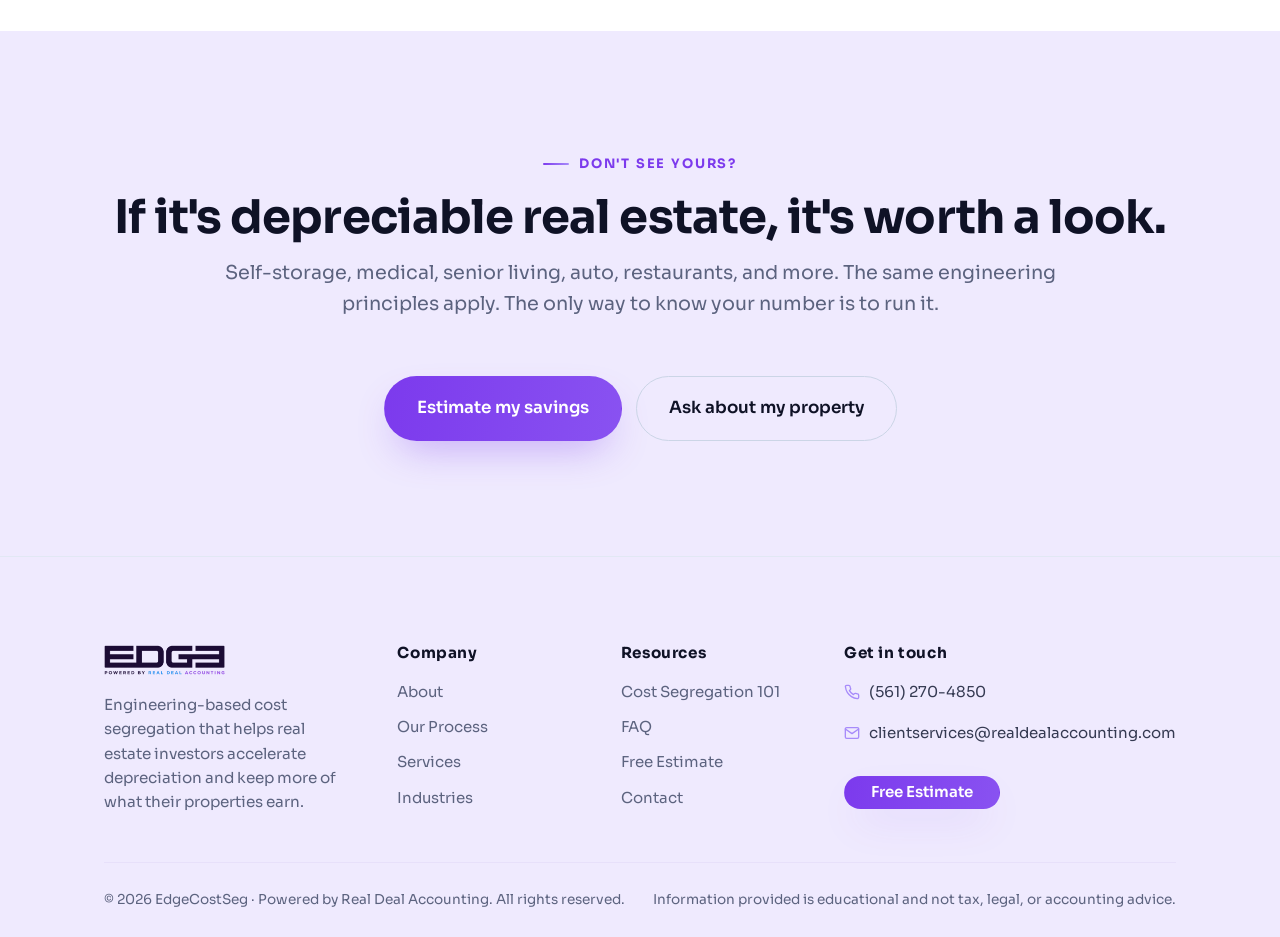
<file: industries.html>
<!DOCTYPE html>
<html lang="en">
<head>
  <meta charset="UTF-8" />
  <meta name="viewport" content="width=device-width, initial-scale=1.0" />
  <title>Cost Segregation by Property Type | EdgeCostSeg</title>
  <meta name="description" content="Cost segregation tailored to multifamily, commercial, industrial, short-term rental, retail, and hospitality properties, engineered to each asset type." />
  <meta name="theme-color" content="#efeafe" />
  <link rel="preconnect" href="https://fonts.googleapis.com" />
  <link rel="preconnect" href="https://fonts.gstatic.com" crossorigin />
  <link href="https://fonts.googleapis.com/css2?family=Sora:wght@400;500;600;700;800&family=Figtree:wght@400;500;600;700&display=swap" rel="stylesheet" />
  <link rel="stylesheet" href="styles.css" />
  <noscript><style>.reveal { opacity: 1; transform: none; }</style></noscript>
</head>
<body>
  <a class="skip-link" href="#main">Skip to content</a>
  <header class="site-header">
    <div class="container nav">
      <a class="brand" href="index.html" aria-label="EdgeCostSeg home"><!-- EDIT: LOGO --><img src="assets/logo.png" width="483" height="120" alt="EdgeCostSeg, powered by Real Deal Accounting" /></a>
      <nav aria-label="Primary"><ul class="nav-links">
        <li><a href="cost-segregation.html">Cost Segregation</a></li>
        <li><a href="services.html">Services</a></li>
        <li><a href="industries.html" class="active">Industries</a></li>
        <li><a href="process.html">Process</a></li>
        <li><a href="about.html">About</a></li>
        <li><a href="faq.html">FAQ</a></li>
      </ul></nav>
      <div class="nav-cta">
        <!-- EDIT: CALENDLY LINK --><a class="btn btn--ghost nav-save" href="https://calendly.com/swasserman-o0l3/costseg" target="_blank" rel="noopener">Meet With Us</a>
        <!-- EDIT: CTA LINK --><a class="btn btn--primary nav-estimate" href="estimate.html">Free Estimate</a>
        <button class="nav-toggle" aria-label="Open menu" aria-expanded="false" aria-controls="mobileMenu"><svg viewBox="0 0 24 24" fill="none" stroke="currentColor" stroke-width="2" stroke-linecap="round"><line x1="3" y1="6" x2="21" y2="6"/><line x1="3" y1="12" x2="21" y2="12"/><line x1="3" y1="18" x2="21" y2="18"/></svg></button>
      </div>
    </div>
  </header>
  <nav class="mobile-menu" id="mobileMenu" aria-label="Mobile">
    <a href="cost-segregation.html">Cost Segregation</a><a href="services.html">Services</a><a href="industries.html" class="active">Industries</a><a href="process.html">Process</a><a href="about.html">About</a><a href="faq.html">FAQ</a><a href="contact.html">Contact</a>
    <a class="btn btn--primary" href="estimate.html">Get My Free Estimate</a><a class="btn btn--ghost nav-save" href="https://calendly.com/swasserman-o0l3/costseg" target="_blank" rel="noopener">Meet With Us</a><a class="nav-phone" href="tel:+15612704850">Call (561) 270-4850</a>
  </nav>

  <main id="main">
    <section class="page-hero">
      <div class="container">
        <p class="breadcrumb"><a href="index.html">Home</a> &nbsp;/&nbsp; Industries</p>
        <span class="eyebrow">Who we serve</span>
        <h1 class="h-xl">Cost segregation for every property type.</h1>
        <p class="lead measure">So we study them differently. Here's where cost segregation tends to deliver the most, and what we look for in each.</p>
      </div>
    </section>

    <section class="section">
      <h2 class="sr-only">Property types we serve</h2>
      <div class="container grid cols-3">
        <div class="card card--hover reveal">
          <div class="icon-badge"><svg viewBox="0 0 24 24" fill="none" stroke="currentColor" stroke-width="2" stroke-linecap="round" stroke-linejoin="round"><path d="M3 21h18"/><path d="M5 21V7l8-4v18"/><path d="M19 21V11l-6-4"/></svg></div>
          <h3 class="h-md">Multifamily</h3>
          <p>Apartment communities are rich in short-life assets: appliances, cabinetry, flooring, and extensive site improvements like parking and landscaping.</p>
          <p class="form-note mt-s"><b>We look at:</b> unit finishes, common areas, amenities, site work.</p>
        </div>
        <div class="card card--hover reveal">
          <div class="icon-badge"><svg viewBox="0 0 24 24" fill="none" stroke="currentColor" stroke-width="2" stroke-linecap="round" stroke-linejoin="round"><rect x="3" y="3" width="18" height="18" rx="1"/><path d="M9 3v18M15 3v18M3 9h18M3 15h18"/></svg></div>
          <h3 class="h-md">Commercial &amp; Office</h3>
          <p>Office and mixed-use buildings carry substantial value in tenant build-outs, specialty electrical, and dedicated HVAC and data systems.</p>
          <p class="form-note mt-s"><b>We look at:</b> build-outs, specialty MEP, finishes, signage.</p>
        </div>
        <div class="card card--hover reveal">
          <div class="icon-badge"><svg viewBox="0 0 24 24" fill="none" stroke="currentColor" stroke-width="2" stroke-linecap="round" stroke-linejoin="round"><path d="M22 12h-4l-3 9L9 3l-3 9H2"/></svg></div>
          <h3 class="h-md">Industrial</h3>
          <p>Warehouses and manufacturing facilities often contain specialized power, process piping, and equipment foundations that qualify for acceleration.</p>
          <p class="form-note mt-s"><b>We look at:</b> process systems, dedicated power, loading, yards.</p>
        </div>
        <div class="card card--hover reveal">
          <div class="icon-badge"><svg viewBox="0 0 24 24" fill="none" stroke="currentColor" stroke-width="2" stroke-linecap="round" stroke-linejoin="round"><path d="M3 9l9-7 9 7v11a2 2 0 0 1-2 2H5a2 2 0 0 1-2-2z"/><polyline points="9 22 9 12 15 12 15 22"/></svg></div>
          <h3 class="h-md">Short-Term Rentals</h3>
          <p>Furnished STRs combine real property with significant personal property: furniture, fixtures, and finishes that frequently qualify for meaningful acceleration.</p>
          <p class="form-note mt-s"><b>We look at:</b> furnishings, appliances, decor, outdoor amenities.</p>
        </div>
        <div class="card card--hover reveal">
          <div class="icon-badge"><svg viewBox="0 0 24 24" fill="none" stroke="currentColor" stroke-width="2" stroke-linecap="round" stroke-linejoin="round"><path d="M6 2L3 6v14a2 2 0 0 0 2 2h14a2 2 0 0 0 2-2V6l-3-4z"/><line x1="3" y1="6" x2="21" y2="6"/><path d="M16 10a4 4 0 0 1-8 0"/></svg></div>
          <h3 class="h-md">Retail</h3>
          <p>Storefronts and centers turn over tenant improvements regularly, and carry display lighting, fixtures, and façade work suited to shorter schedules.</p>
          <p class="form-note mt-s"><b>We look at:</b> tenant improvements, display systems, parking, façade.</p>
        </div>
        <div class="card card--hover reveal">
          <div class="icon-badge"><svg viewBox="0 0 24 24" fill="none" stroke="currentColor" stroke-width="2" stroke-linecap="round" stroke-linejoin="round"><path d="M2 4v16M2 8h18a2 2 0 0 1 2 2v10M2 17h20M6 8v9"/></svg></div>
          <h3 class="h-md">Hospitality</h3>
          <p>Hotels and resorts are heavy in furniture, fixtures, and equipment (FF&amp;E), with guest-room finishes, kitchens, pools, and amenity spaces that lend themselves to substantial reclassification.</p>
          <p class="form-note mt-s"><b>We look at:</b> FF&amp;E, kitchens, amenities, guest-facing finishes.</p>
        </div>
      </div>
    </section>

    <section class="section section--navy">
      <div class="container">
        <div class="block-head center">
          <span class="eyebrow">Don't see yours?</span>
          <h2 class="h-lg">If it's depreciable real estate, it's worth a look.</h2>
          <p class="lead measure">Self-storage, medical, senior living, auto, restaurants, and more. The same engineering principles apply. The only way to know your number is to run it.</p>
        </div>
        <div class="center"><div class="btn-row" style="justify-content:center"><a class="btn btn--gradient btn--lg" href="estimate.html">Estimate my savings</a><a class="btn btn--ghost-light btn--lg" href="contact.html">Ask about my property</a></div></div>
      </div>
    </section>
  </main>

  <footer class="site-footer">
    <div class="container">
      <div class="footer-top">
        <div class="footer-brand"><!-- EDIT: LOGO (white) --><img src="assets/logo.png" width="483" height="120" alt="EdgeCostSeg" /><p>Engineering-based cost segregation that helps real estate investors accelerate depreciation and keep more of what their properties earn.</p></div>
        <div class="footer-col"><h2>Company</h2><ul><li><a href="about.html">About</a></li><li><a href="process.html">Our Process</a></li><li><a href="services.html">Services</a></li><li><a href="industries.html">Industries</a></li></ul></div>
        <div class="footer-col"><h2>Resources</h2><ul><li><a href="cost-segregation.html">Cost Segregation 101</a></li><li><a href="faq.html">FAQ</a></li><li><a href="estimate.html">Free Estimate</a></li><li><a href="contact.html">Contact</a></li></ul></div>
        <div class="footer-col"><h2>Get in touch</h2><div class="footer-contact"><!-- EDIT: PHONE --><a href="tel:+15612704850"><svg viewBox="0 0 24 24" fill="none" stroke="currentColor" stroke-width="2" stroke-linecap="round" stroke-linejoin="round"><path d="M22 16.92v3a2 2 0 0 1-2.18 2 19.79 19.79 0 0 1-8.63-3.07 19.5 19.5 0 0 1-6-6 19.79 19.79 0 0 1-3.07-8.67A2 2 0 0 1 4.11 2h3a2 2 0 0 1 2 1.72c.13.96.36 1.9.7 2.81a2 2 0 0 1-.45 2.11L8.09 9.91a16 16 0 0 0 6 6l1.27-1.27a2 2 0 0 1 2.11-.45c.91.34 1.85.57 2.81.7A2 2 0 0 1 22 16.92z"/></svg>(561) 270-4850</a><!-- EDIT: EMAIL --><a href="mailto:clientservices@realdealaccounting.com"><svg viewBox="0 0 24 24" fill="none" stroke="currentColor" stroke-width="2" stroke-linecap="round" stroke-linejoin="round"><path d="M4 4h16a2 2 0 0 1 2 2v12a2 2 0 0 1-2 2H4a2 2 0 0 1-2-2V6a2 2 0 0 1 2-2z"/><polyline points="22,6 12,13 2,6"/></svg>clientservices@realdealaccounting.com</a></div><a class="btn btn--gradient mt-m" href="estimate.html">Free Estimate</a></div>
      </div>
      <div class="footer-bottom"><span>© <span id="year">2026</span> EdgeCostSeg · Powered by Real Deal Accounting. All rights reserved.</span><span>Information provided is educational and not tax, legal, or accounting advice.</span></div>
    </div>
  </footer>
  <script src="script.js"></script>
</body>
</html>
</file>
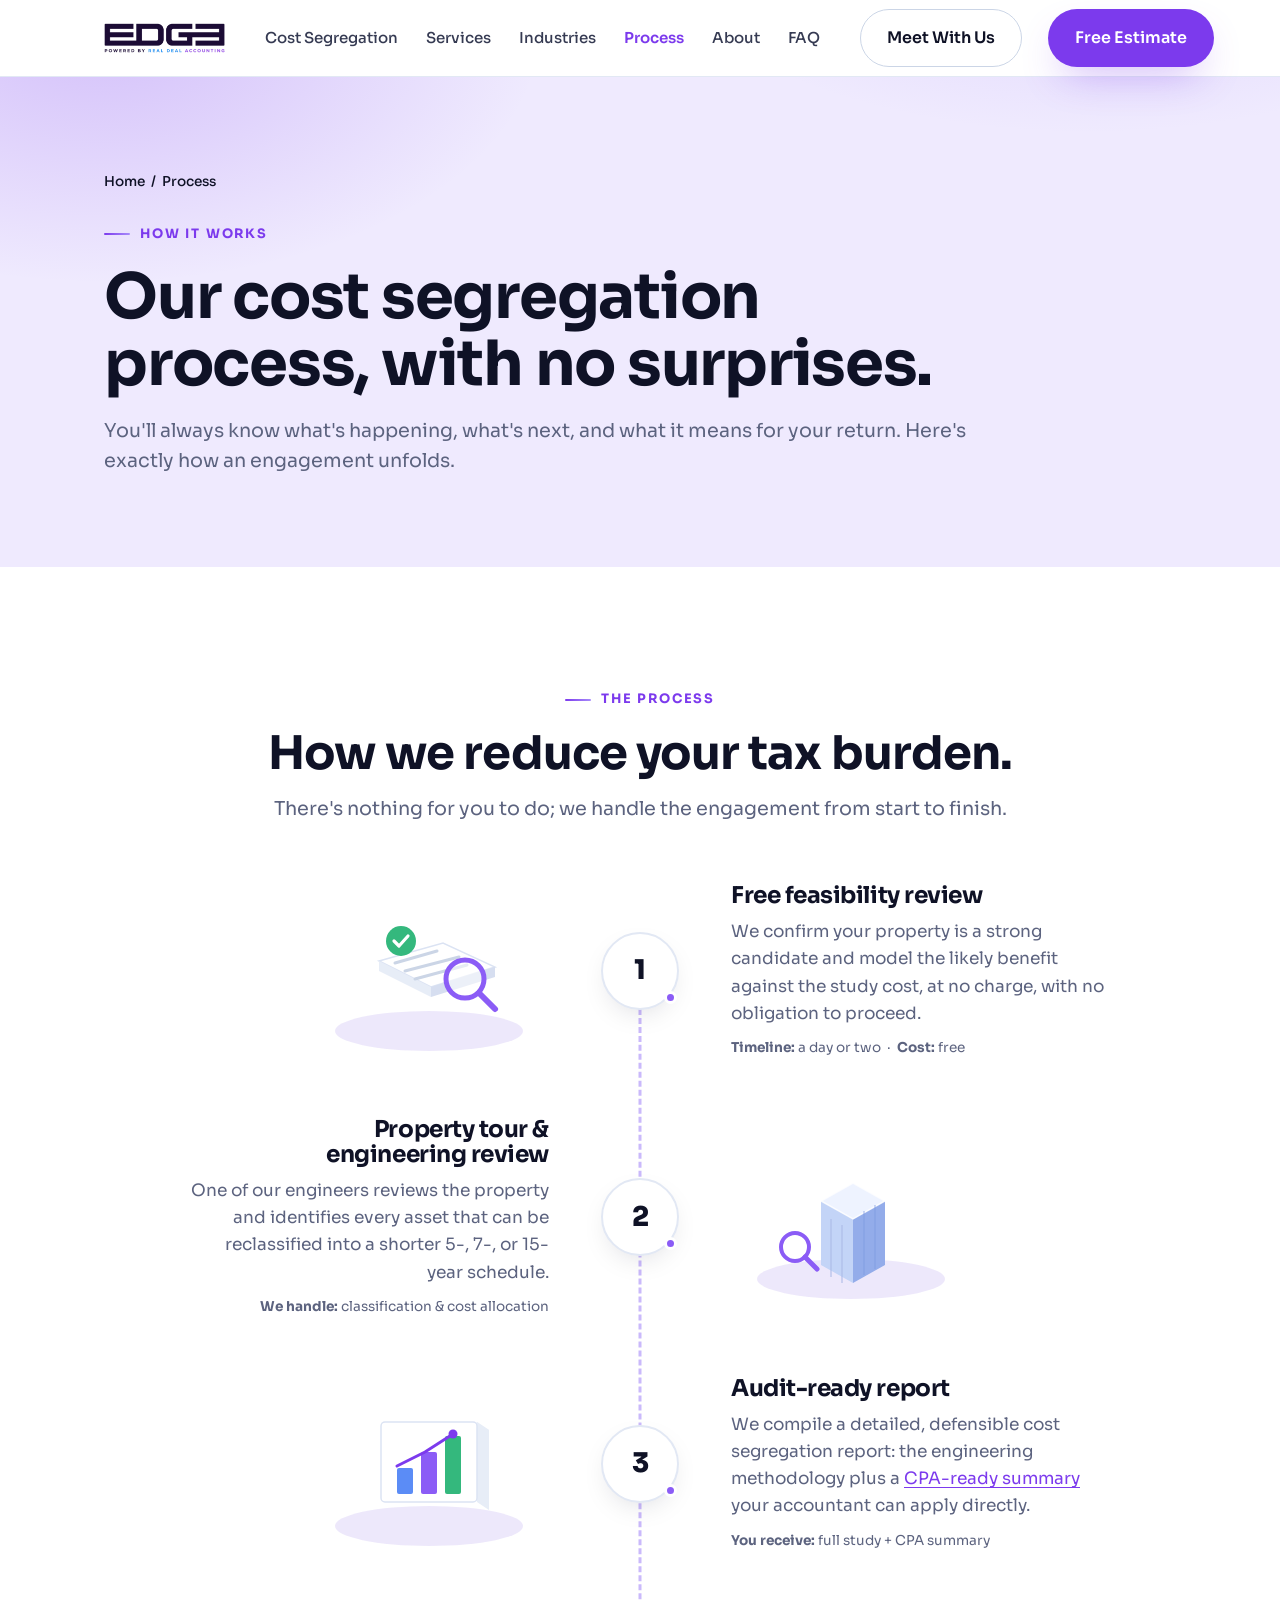
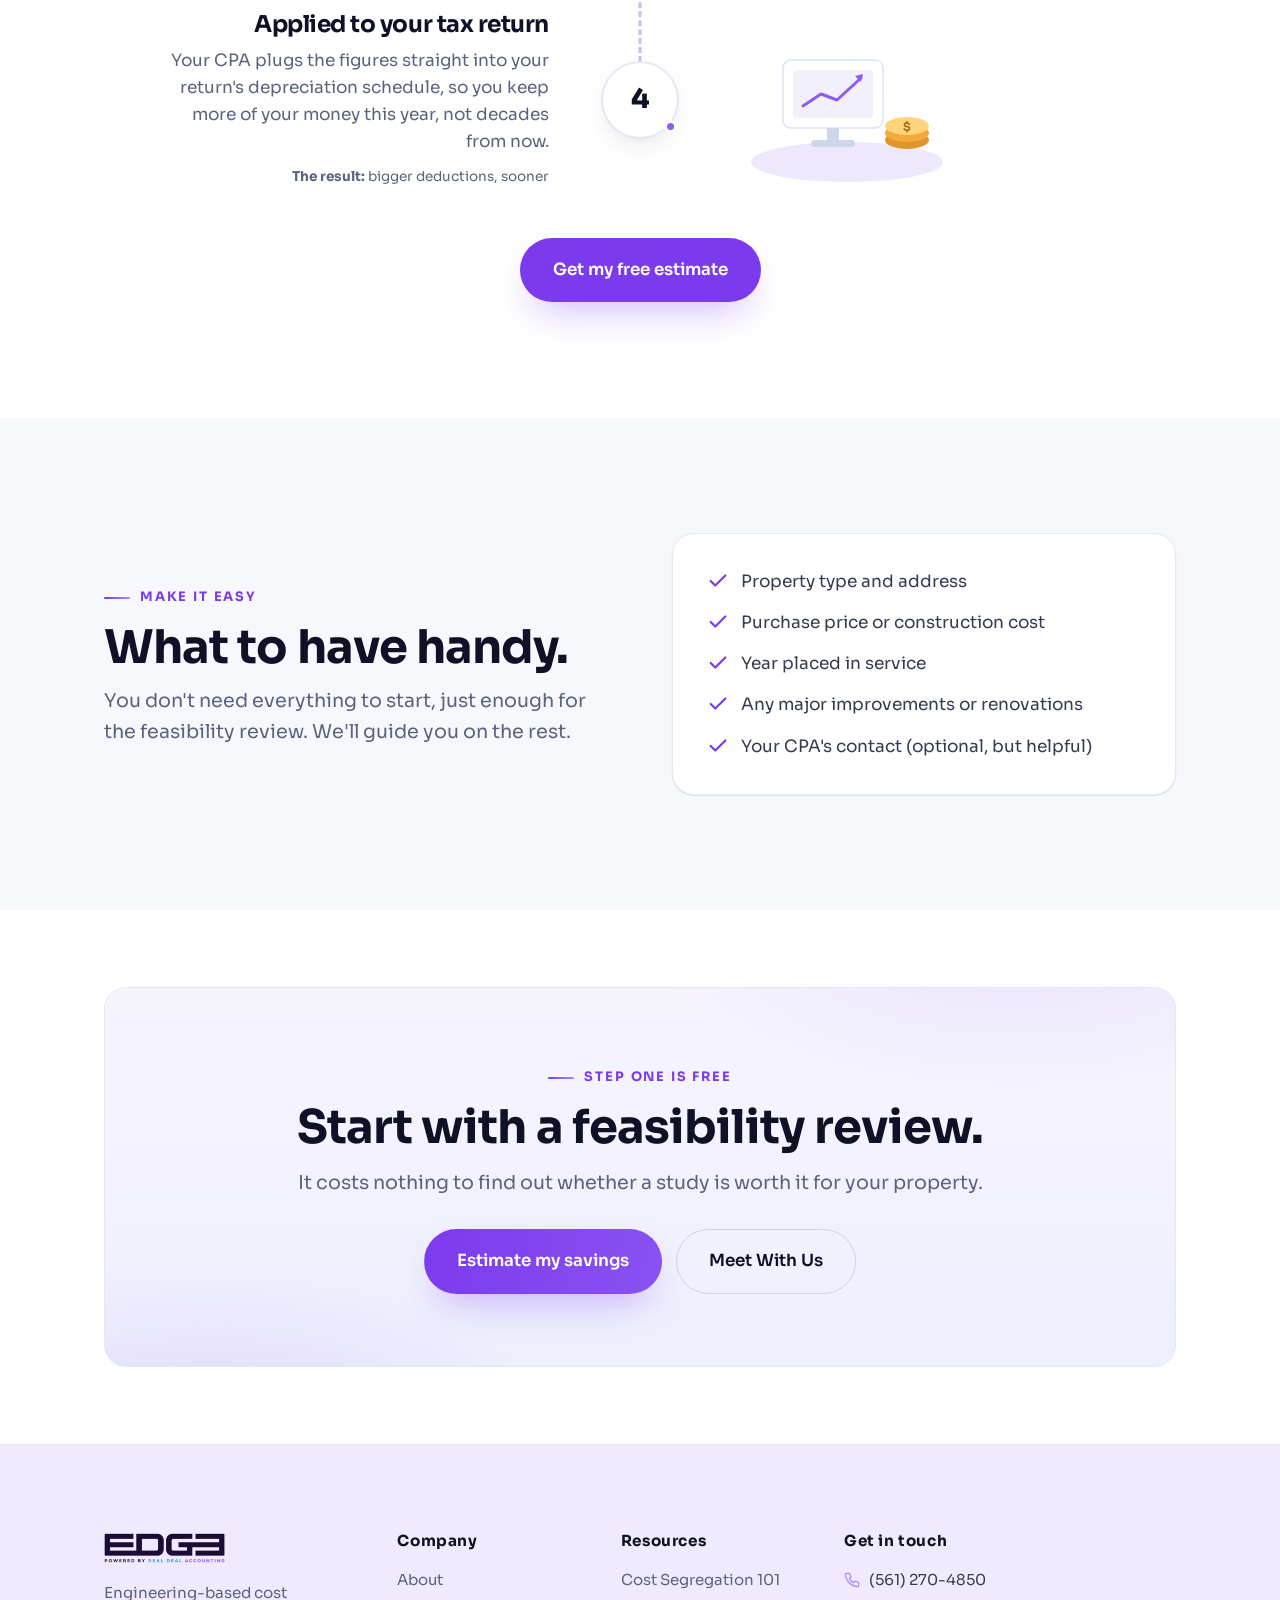
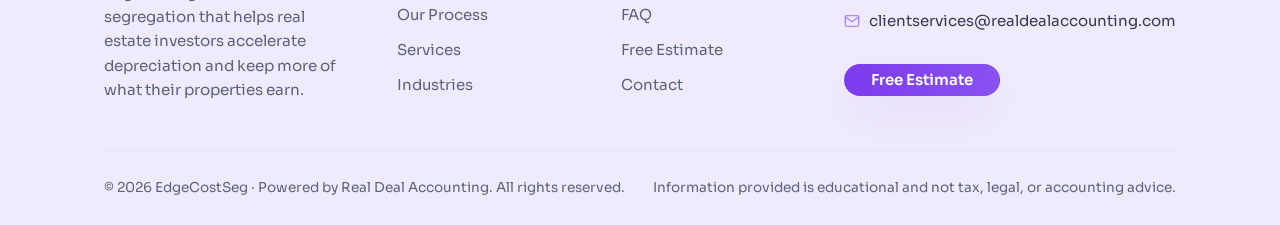
<file: process.html>
<!DOCTYPE html>
<html lang="en">
<head>
  <meta charset="UTF-8" />
  <meta name="viewport" content="width=device-width, initial-scale=1.0" />
  <title>Our Cost Segregation Process, Step by Step | EdgeCostSeg</title>
  <meta name="description" content="Our four-step cost segregation process: a free feasibility review, an engineering review of your property, an audit-ready report, and figures for your CPA." />
  <meta name="theme-color" content="#efeafe" />
  <link rel="preconnect" href="https://fonts.googleapis.com" />
  <link rel="preconnect" href="https://fonts.gstatic.com" crossorigin />
  <link href="https://fonts.googleapis.com/css2?family=Sora:wght@400;500;600;700;800&family=Figtree:wght@400;500;600;700&display=swap" rel="stylesheet" />
  <link rel="stylesheet" href="styles.css" />
  <noscript><style>.reveal { opacity: 1; transform: none; }</style></noscript>
</head>
<body>
  <a class="skip-link" href="#main">Skip to content</a>
  <header class="site-header">
    <div class="container nav">
      <a class="brand" href="index.html" aria-label="EdgeCostSeg home"><!-- EDIT: LOGO --><img src="assets/logo.png" width="483" height="120" alt="EdgeCostSeg, powered by Real Deal Accounting" /></a>
      <nav aria-label="Primary"><ul class="nav-links">
        <li><a href="cost-segregation.html">Cost Segregation</a></li>
        <li><a href="services.html">Services</a></li>
        <li><a href="industries.html">Industries</a></li>
        <li><a href="process.html" class="active">Process</a></li>
        <li><a href="about.html">About</a></li>
        <li><a href="faq.html">FAQ</a></li>
      </ul></nav>
      <div class="nav-cta">
        <!-- EDIT: CALENDLY LINK --><a class="btn btn--ghost nav-save" href="https://calendly.com/swasserman-o0l3/costseg" target="_blank" rel="noopener">Meet With Us</a>
        <!-- EDIT: CTA LINK --><a class="btn btn--primary nav-estimate" href="estimate.html">Free Estimate</a>
        <button class="nav-toggle" aria-label="Open menu" aria-expanded="false" aria-controls="mobileMenu"><svg viewBox="0 0 24 24" fill="none" stroke="currentColor" stroke-width="2" stroke-linecap="round"><line x1="3" y1="6" x2="21" y2="6"/><line x1="3" y1="12" x2="21" y2="12"/><line x1="3" y1="18" x2="21" y2="18"/></svg></button>
      </div>
    </div>
  </header>
  <nav class="mobile-menu" id="mobileMenu" aria-label="Mobile">
    <a href="cost-segregation.html">Cost Segregation</a><a href="services.html">Services</a><a href="industries.html">Industries</a><a href="process.html" class="active">Process</a><a href="about.html">About</a><a href="faq.html">FAQ</a><a href="contact.html">Contact</a>
    <a class="btn btn--primary" href="estimate.html">Get My Free Estimate</a><a class="btn btn--ghost nav-save" href="https://calendly.com/swasserman-o0l3/costseg" target="_blank" rel="noopener">Meet With Us</a><a class="nav-phone" href="tel:+15612704850">Call (561) 270-4850</a>
  </nav>

  <main id="main">
    <section class="page-hero">
      <div class="container">
        <p class="breadcrumb"><a href="index.html">Home</a> &nbsp;/&nbsp; Process</p>
        <span class="eyebrow">How it works</span>
        <h1 class="h-xl">Our cost segregation process, with no surprises.</h1>
        <p class="lead measure">You'll always know what's happening, what's next, and what it means for your return. Here's exactly how an engagement unfolds.</p>
      </div>
    </section>

    <section class="section">
      <div class="container">
        <div class="block-head center">
          <span class="eyebrow">The process</span>
          <h2 class="h-lg">How we reduce your tax burden.</h2>
          <p class="lead measure">There's nothing for you to do; we handle the engagement from start to finish.</p>
        </div>

        <div class="ztl">
          <!-- Step 1 -->
          <div class="zstep">
            <div class="zillus">
              <svg viewBox="0 0 240 180" fill="none" xmlns="http://www.w3.org/2000/svg" role="img" aria-label="A feasibility report being reviewed">
                <ellipse cx="120" cy="150" rx="94" ry="20" fill="#e6dffa" opacity=".7"></ellipse>
                <polygon points="70,80 134,62 186,86 122,106" fill="#ffffff" stroke="#dbe3f3" stroke-width="1.5"></polygon>
                <polygon points="70,80 122,106 122,116 70,90" fill="#e7edf7"></polygon>
                <polygon points="122,106 186,86 186,96 122,116" fill="#d6def0"></polygon>
                <g stroke="#cbd5e6" stroke-width="3" stroke-linecap="round"><line x1="86" y1="82" x2="128" y2="70"></line><line x1="96" y1="90" x2="150" y2="76"></line><line x1="106" y1="98" x2="158" y2="84"></line></g>
                <circle cx="92" cy="60" r="15" fill="#34b87d"></circle>
                <path d="M85 60 l5 5 9 -10" stroke="#fff" stroke-width="3.2" fill="none" stroke-linecap="round" stroke-linejoin="round"></path>
                <circle cx="156" cy="98" r="19" fill="#ffffff" fill-opacity=".55" stroke="#8b5cf6" stroke-width="5"></circle>
                <line x1="170" y1="112" x2="186" y2="128" stroke="#8b5cf6" stroke-width="6" stroke-linecap="round"></line>
              </svg>
            </div>
            <div class="znum">1</div>
            <div class="ztext">
              <h3>Free feasibility review</h3>
              <p>We confirm your property is a strong candidate and model the likely benefit against the study cost, at no charge, with no obligation to proceed.</p>
              <p class="form-note"><b>Timeline:</b> a day or two &nbsp;·&nbsp; <b>Cost:</b> free</p>
            </div>
          </div>

          <!-- Step 2 -->
          <div class="zstep">
            <div class="zillus">
              <svg viewBox="0 0 240 180" fill="none" xmlns="http://www.w3.org/2000/svg" role="img" aria-label="An engineer touring a property">
                <ellipse cx="120" cy="152" rx="94" ry="20" fill="#e6dffa" opacity=".7"></ellipse>
                <polygon points="122,92 154,74 154,138 122,156" fill="#93acea"></polygon>
                <polygon points="90,74 122,92 122,156 90,138" fill="#c3d4f7"></polygon>
                <polygon points="90,74 122,56 154,74 122,92" fill="#eef3ff"></polygon>
                <polygon points="90,74 122,56 154,74 122,92" fill="none" stroke="#ffffff" stroke-width="1.5" opacity=".8"></polygon>
                <g stroke="#aab9e6" stroke-width="1.5" opacity=".7"><line x1="100" y1="92" x2="100" y2="150"></line><line x1="111" y1="98" x2="111" y2="156"></line></g>
                <g stroke="#7e9be0" stroke-width="1.3" opacity=".6"><line x1="133" y1="84" x2="133" y2="148"></line><line x1="144" y1="78" x2="144" y2="142"></line></g>
                <circle cx="64" cy="120" r="14" fill="#ffffff" fill-opacity=".6" stroke="#8b5cf6" stroke-width="4"></circle>
                <line x1="74" y1="130" x2="86" y2="142" stroke="#8b5cf6" stroke-width="5" stroke-linecap="round"></line>
              </svg>
            </div>
            <div class="znum">2</div>
            <div class="ztext">
              <h3>Property tour &amp; engineering review</h3>
              <p>One of our engineers reviews the property and identifies every asset that can be reclassified into a shorter 5-, 7-, or 15-year schedule.</p>
              <p class="form-note"><b>We handle:</b> classification &amp; cost allocation</p>
            </div>
          </div>

          <!-- Step 3 -->
          <div class="zstep">
            <div class="zillus">
              <svg viewBox="0 0 240 180" fill="none" xmlns="http://www.w3.org/2000/svg" role="img" aria-label="A cost segregation report with charts">
                <ellipse cx="120" cy="152" rx="94" ry="20" fill="#e6dffa" opacity=".7"></ellipse>
                <polygon points="72,48 168,48 180,56 84,56" fill="#f2f5fb"></polygon>
                <polygon points="168,48 168,128 180,136 180,56" fill="#e7edf7"></polygon>
                <rect x="72" y="48" width="96" height="80" rx="4" fill="#ffffff" stroke="#dbe3f3" stroke-width="1.5"></rect>
                <rect x="88" y="94" width="16" height="26" rx="2" fill="#5b8cf6"></rect>
                <rect x="112" y="78" width="16" height="42" rx="2" fill="#8b5cf6"></rect>
                <rect x="136" y="62" width="16" height="58" rx="2" fill="#34b87d"></rect>
                <polyline points="88,92 116,78 144,60" stroke="#7c3aed" stroke-width="3" fill="none" stroke-linecap="round"></polyline>
                <circle cx="144" cy="60" r="4.5" fill="#7c3aed"></circle>
              </svg>
            </div>
            <div class="znum">3</div>
            <div class="ztext">
              <h3>Audit-ready report</h3>
              <p>We compile a detailed, defensible cost segregation report: the engineering methodology plus a <a class="text-link" href="services.html">CPA-ready summary</a> your accountant can apply directly.</p>
              <p class="form-note"><b>You receive:</b> full study + CPA summary</p>
            </div>
          </div>

          <!-- Step 4 -->
          <div class="zstep">
            <div class="zillus">
              <svg viewBox="0 0 240 180" fill="none" xmlns="http://www.w3.org/2000/svg" role="img" aria-label="Tax savings applied to a return">
                <ellipse cx="116" cy="152" rx="96" ry="20" fill="#e6dffa" opacity=".7"></ellipse>
                <rect x="52" y="50" width="100" height="68" rx="8" fill="#ffffff" stroke="#dbe3f3" stroke-width="1.5"></rect>
                <rect x="62" y="60" width="80" height="48" rx="4" fill="#f3f0fd"></rect>
                <polyline points="72,96 90,84 106,90 130,68" stroke="#8b5cf6" stroke-width="3" fill="none" stroke-linecap="round" stroke-linejoin="round"></polyline>
                <path d="M124 66 l8 -2 -2 8 Z" fill="#8b5cf6"></path>
                <rect x="96" y="118" width="12" height="12" fill="#cdd6ea"></rect>
                <rect x="80" y="130" width="44" height="7" rx="3.5" fill="#cdd6ea"></rect>
                <g transform="translate(176,104)">
                  <ellipse cx="0" cy="26" rx="22" ry="9" fill="#e0962a"></ellipse>
                  <ellipse cx="0" cy="19" rx="22" ry="9" fill="#f4a93b"></ellipse>
                  <ellipse cx="0" cy="12" rx="22" ry="9" fill="#ffd47a"></ellipse>
                  <text x="0" y="17" font-family="Sora, sans-serif" font-size="12" font-weight="700" fill="#a96a16" text-anchor="middle">$</text>
                </g>
              </svg>
            </div>
            <div class="znum">4</div>
            <div class="ztext">
              <h3>Applied to your tax return</h3>
              <p>Your CPA plugs the figures straight into your return's depreciation schedule, so you keep more of your money this year, not decades from now.</p>
              <p class="form-note"><b>The result:</b> bigger deductions, sooner</p>
            </div>
          </div>
        </div>

        <div class="center mt-l">
          <a class="btn btn--primary btn--lg" href="estimate.html">Get my free estimate</a>
        </div>
      </div>
    </section>

    <!-- WHAT YOU NEED -->
    <section class="section section--gray">
      <div class="container">
        <div class="split">
          <div>
            <span class="eyebrow">Make it easy</span>
            <h2 class="h-lg mt-s">What to have handy.</h2>
            <p class="lead mt-s">You don't need everything to start, just enough for the feasibility review. We'll guide you on the rest.</p>
          </div>
          <div class="card" style="background:#fff">
            <ul class="checks" style="margin-top:0">
              <li><svg viewBox="0 0 24 24" fill="none" stroke="currentColor" stroke-width="2.4" stroke-linecap="round" stroke-linejoin="round"><polyline points="20 6 9 17 4 12"/></svg><span>Property type and address</span></li>
              <li><svg viewBox="0 0 24 24" fill="none" stroke="currentColor" stroke-width="2.4" stroke-linecap="round" stroke-linejoin="round"><polyline points="20 6 9 17 4 12"/></svg><span>Purchase price or construction cost</span></li>
              <li><svg viewBox="0 0 24 24" fill="none" stroke="currentColor" stroke-width="2.4" stroke-linecap="round" stroke-linejoin="round"><polyline points="20 6 9 17 4 12"/></svg><span>Year placed in service</span></li>
              <li><svg viewBox="0 0 24 24" fill="none" stroke="currentColor" stroke-width="2.4" stroke-linecap="round" stroke-linejoin="round"><polyline points="20 6 9 17 4 12"/></svg><span>Any major improvements or renovations</span></li>
              <li><svg viewBox="0 0 24 24" fill="none" stroke="currentColor" stroke-width="2.4" stroke-linecap="round" stroke-linejoin="round"><polyline points="20 6 9 17 4 12"/></svg><span>Your CPA's contact (optional, but helpful)</span></li>
            </ul>
          </div>
        </div>
      </div>
    </section>

    <section class="section section--tight">
      <div class="container">
        <div class="cta-banner reveal">
          <span class="eyebrow">Step one is free</span>
          <h2 class="h-lg mt-s">Start with a feasibility review.</h2>
          <p class="lead measure">It costs nothing to find out whether a study is worth it for your property.</p>
          <div class="btn-row"><a class="btn btn--light btn--lg" href="estimate.html">Estimate my savings</a><!-- EDIT: CALENDLY LINK --><a class="btn btn--ghost-light btn--lg" href="https://calendly.com/swasserman-o0l3/costseg" target="_blank" rel="noopener">Meet With Us</a></div>
        </div>
      </div>
    </section>
  </main>

  <footer class="site-footer">
    <div class="container">
      <div class="footer-top">
        <div class="footer-brand"><!-- EDIT: LOGO (white) --><img src="assets/logo.png" width="483" height="120" alt="EdgeCostSeg" /><p>Engineering-based cost segregation that helps real estate investors accelerate depreciation and keep more of what their properties earn.</p></div>
        <div class="footer-col"><h2>Company</h2><ul><li><a href="about.html">About</a></li><li><a href="process.html">Our Process</a></li><li><a href="services.html">Services</a></li><li><a href="industries.html">Industries</a></li></ul></div>
        <div class="footer-col"><h2>Resources</h2><ul><li><a href="cost-segregation.html">Cost Segregation 101</a></li><li><a href="faq.html">FAQ</a></li><li><a href="estimate.html">Free Estimate</a></li><li><a href="contact.html">Contact</a></li></ul></div>
        <div class="footer-col"><h2>Get in touch</h2><div class="footer-contact"><!-- EDIT: PHONE --><a href="tel:+15612704850"><svg viewBox="0 0 24 24" fill="none" stroke="currentColor" stroke-width="2" stroke-linecap="round" stroke-linejoin="round"><path d="M22 16.92v3a2 2 0 0 1-2.18 2 19.79 19.79 0 0 1-8.63-3.07 19.5 19.5 0 0 1-6-6 19.79 19.79 0 0 1-3.07-8.67A2 2 0 0 1 4.11 2h3a2 2 0 0 1 2 1.72c.13.96.36 1.9.7 2.81a2 2 0 0 1-.45 2.11L8.09 9.91a16 16 0 0 0 6 6l1.27-1.27a2 2 0 0 1 2.11-.45c.91.34 1.85.57 2.81.7A2 2 0 0 1 22 16.92z"/></svg>(561) 270-4850</a><!-- EDIT: EMAIL --><a href="mailto:clientservices@realdealaccounting.com"><svg viewBox="0 0 24 24" fill="none" stroke="currentColor" stroke-width="2" stroke-linecap="round" stroke-linejoin="round"><path d="M4 4h16a2 2 0 0 1 2 2v12a2 2 0 0 1-2 2H4a2 2 0 0 1-2-2V6a2 2 0 0 1 2-2z"/><polyline points="22,6 12,13 2,6"/></svg>clientservices@realdealaccounting.com</a></div><a class="btn btn--gradient mt-m" href="estimate.html">Free Estimate</a></div>
      </div>
      <div class="footer-bottom"><span>© <span id="year">2026</span> EdgeCostSeg · Powered by Real Deal Accounting. All rights reserved.</span><span>Information provided is educational and not tax, legal, or accounting advice.</span></div>
    </div>
  </footer>
  <script src="script.js"></script>
</body>
</html>
</file>
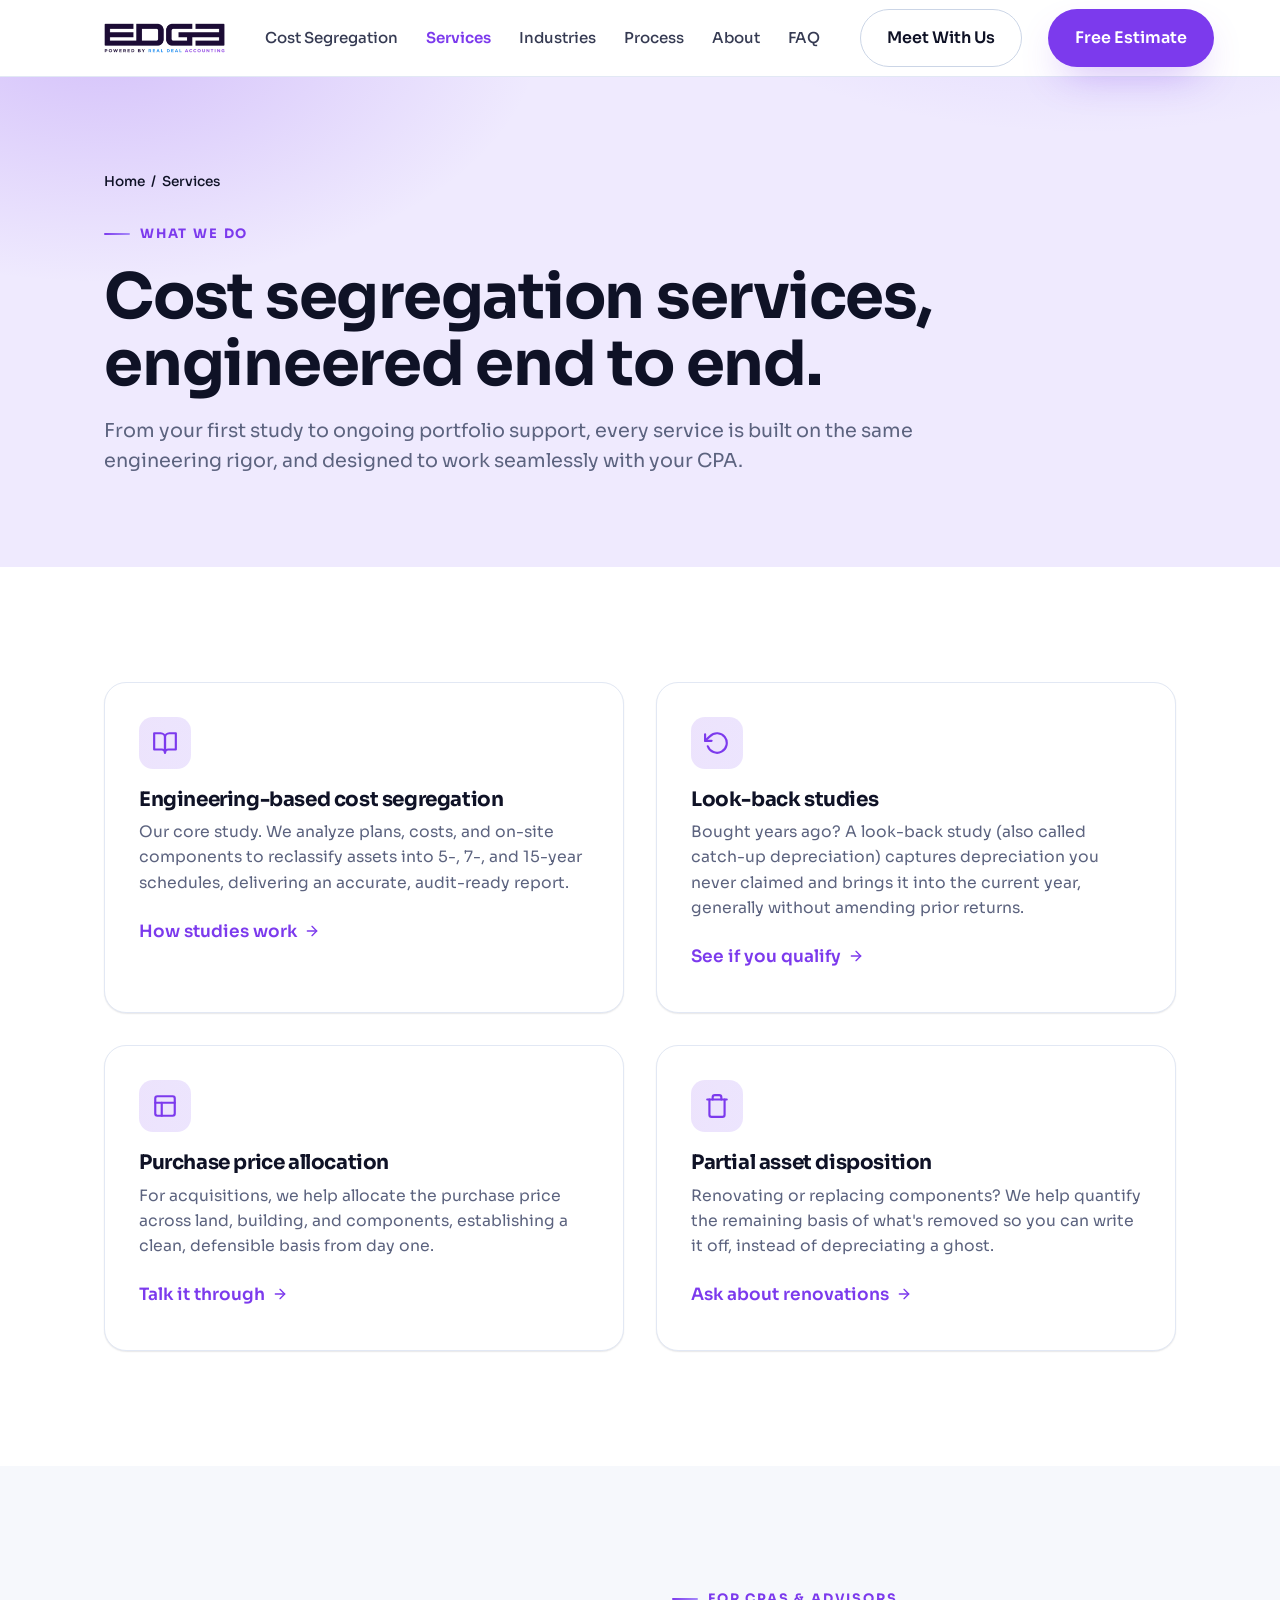
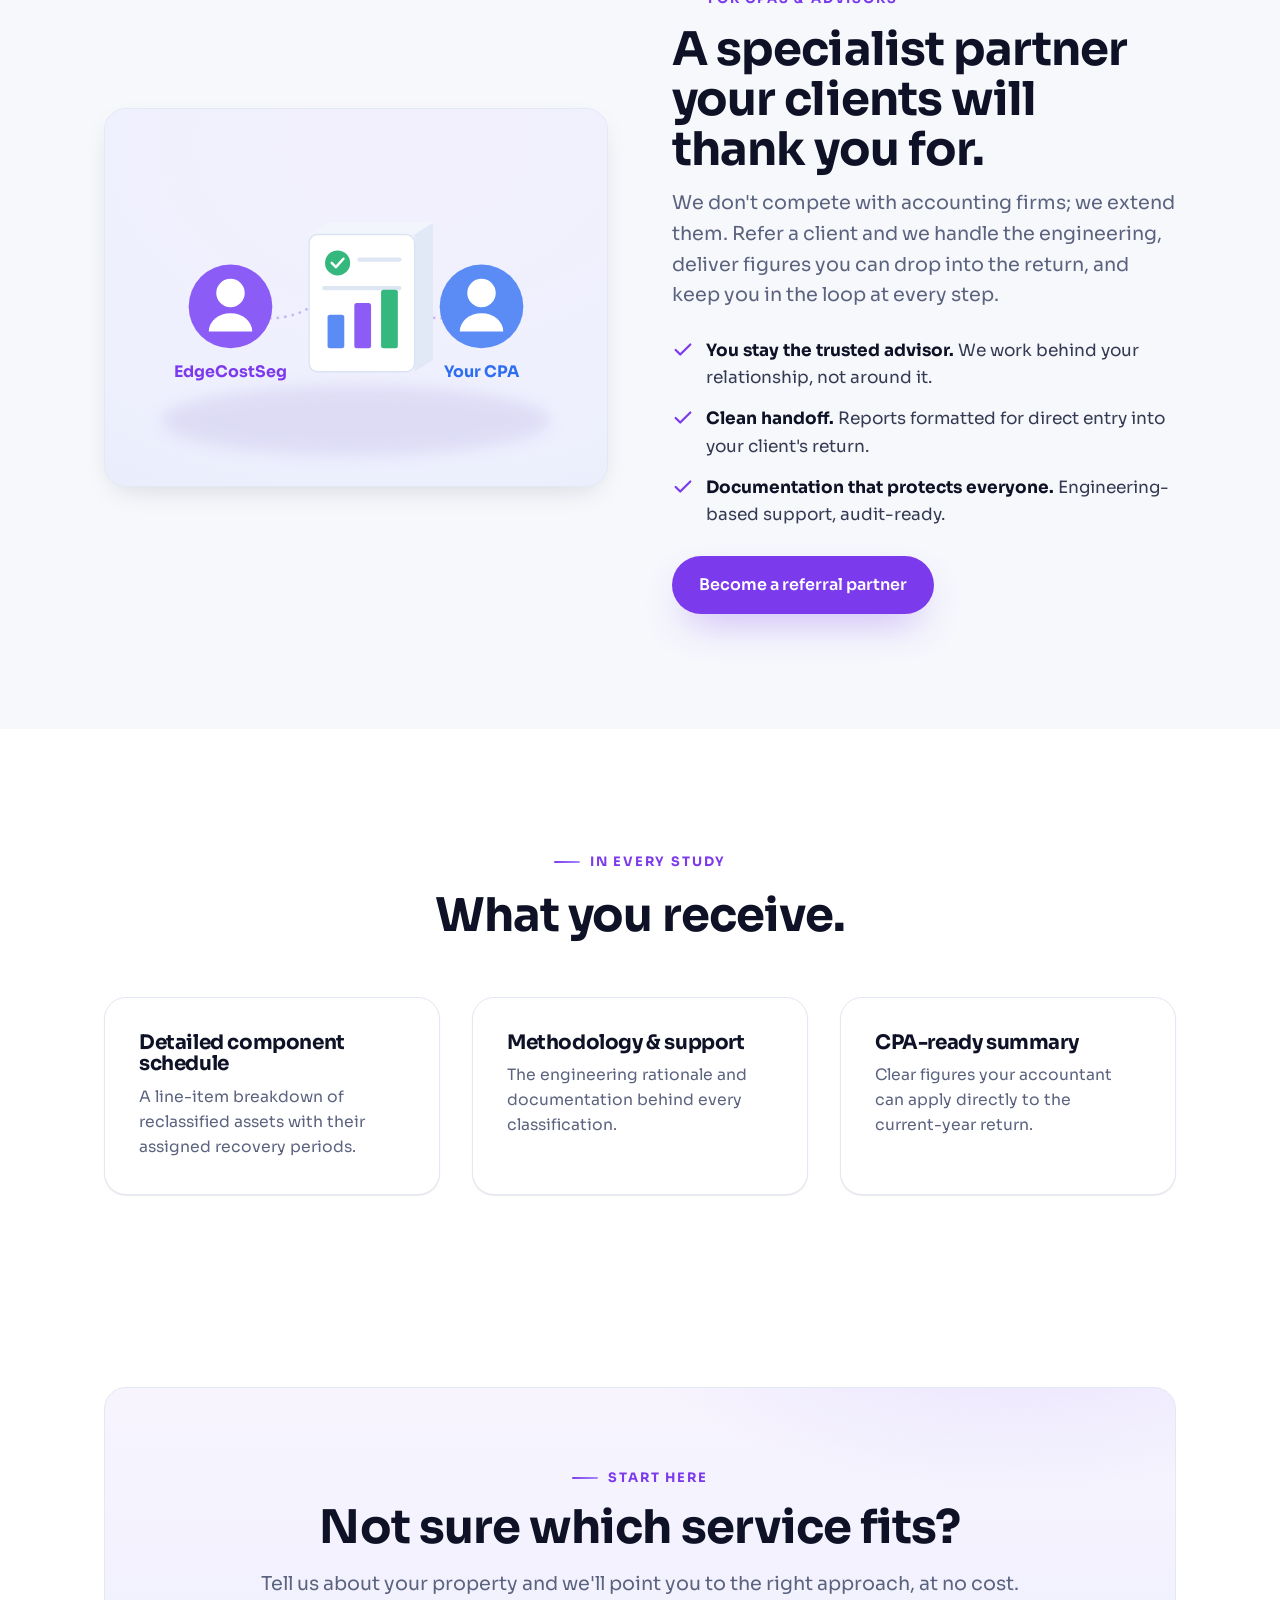
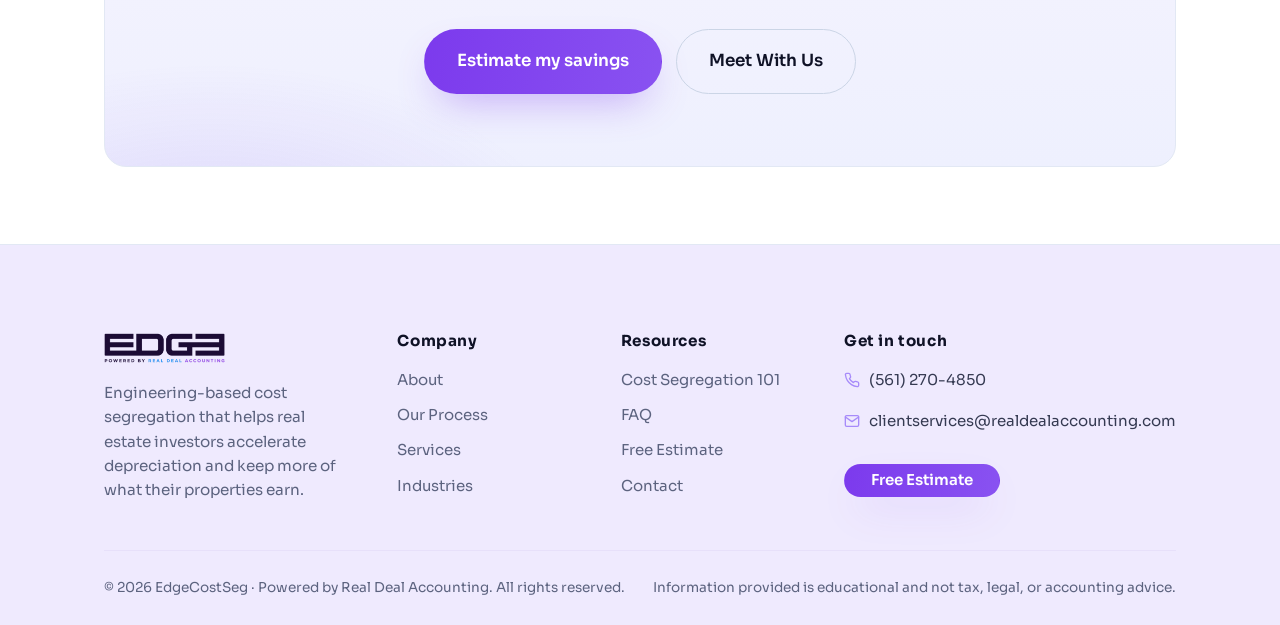
<file: services.html>
<!DOCTYPE html>
<html lang="en">
<head>
  <meta charset="UTF-8" />
  <meta name="viewport" content="width=device-width, initial-scale=1.0" />
  <title>Cost Segregation Services &amp; Look-Back Studies | EdgeCostSeg</title>
  <meta name="description" content="Engineering-based cost segregation studies, look-back studies, purchase price allocation, partial asset disposition, and support for CPAs and advisors." />
  <meta name="theme-color" content="#efeafe" />
  <link rel="preconnect" href="https://fonts.googleapis.com" />
  <link rel="preconnect" href="https://fonts.gstatic.com" crossorigin />
  <link href="https://fonts.googleapis.com/css2?family=Sora:wght@400;500;600;700;800&family=Figtree:wght@400;500;600;700&display=swap" rel="stylesheet" />
  <link rel="stylesheet" href="styles.css" />
  <noscript><style>.reveal { opacity: 1; transform: none; }</style></noscript>
</head>
<body>
  <a class="skip-link" href="#main">Skip to content</a>
  <header class="site-header">
    <div class="container nav">
      <a class="brand" href="index.html" aria-label="EdgeCostSeg home"><!-- EDIT: LOGO --><img src="assets/logo.png" width="483" height="120" alt="EdgeCostSeg, powered by Real Deal Accounting" /></a>
      <nav aria-label="Primary"><ul class="nav-links">
        <li><a href="cost-segregation.html">Cost Segregation</a></li>
        <li><a href="services.html" class="active">Services</a></li>
        <li><a href="industries.html">Industries</a></li>
        <li><a href="process.html">Process</a></li>
        <li><a href="about.html">About</a></li>
        <li><a href="faq.html">FAQ</a></li>
      </ul></nav>
      <div class="nav-cta">
        <!-- EDIT: CALENDLY LINK --><a class="btn btn--ghost nav-save" href="https://calendly.com/swasserman-o0l3/costseg" target="_blank" rel="noopener">Meet With Us</a>
        <!-- EDIT: CTA LINK --><a class="btn btn--primary nav-estimate" href="estimate.html">Free Estimate</a>
        <button class="nav-toggle" aria-label="Open menu" aria-expanded="false" aria-controls="mobileMenu"><svg viewBox="0 0 24 24" fill="none" stroke="currentColor" stroke-width="2" stroke-linecap="round"><line x1="3" y1="6" x2="21" y2="6"/><line x1="3" y1="12" x2="21" y2="12"/><line x1="3" y1="18" x2="21" y2="18"/></svg></button>
      </div>
    </div>
  </header>
  <nav class="mobile-menu" id="mobileMenu" aria-label="Mobile">
    <a href="cost-segregation.html">Cost Segregation</a><a href="services.html" class="active">Services</a><a href="industries.html">Industries</a><a href="process.html">Process</a><a href="about.html">About</a><a href="faq.html">FAQ</a><a href="contact.html">Contact</a>
    <a class="btn btn--primary" href="estimate.html">Get My Free Estimate</a><a class="btn btn--ghost nav-save" href="https://calendly.com/swasserman-o0l3/costseg" target="_blank" rel="noopener">Meet With Us</a><a class="nav-phone" href="tel:+15612704850">Call (561) 270-4850</a>
  </nav>

  <main id="main">
    <section class="page-hero">
      <div class="container">
        <p class="breadcrumb"><a href="index.html">Home</a> &nbsp;/&nbsp; Services</p>
        <span class="eyebrow">What we do</span>
        <h1 class="h-xl">Cost segregation services, engineered end to end.</h1>
        <p class="lead measure">From your first study to ongoing portfolio support, every service is built on the same engineering rigor, and designed to work seamlessly with your CPA.</p>
      </div>
    </section>

    <section class="section">
      <h2 class="sr-only">Our services</h2>
      <div class="container">
        <div class="grid cols-2">
          <div class="card card--hover reveal" id="cost-segregation-study">
            <div class="icon-badge"><svg viewBox="0 0 24 24" fill="none" stroke="currentColor" stroke-width="2" stroke-linecap="round" stroke-linejoin="round"><path d="M2 3h6a4 4 0 0 1 4 4v14a3 3 0 0 0-3-3H2z"/><path d="M22 3h-6a4 4 0 0 0-4 4v14a3 3 0 0 1 3-3h7z"/></svg></div>
            <h3 class="h-md">Engineering-based cost segregation</h3>
            <p>Our core study. We analyze plans, costs, and on-site components to reclassify assets into 5-, 7-, and 15-year schedules, delivering an accurate, audit-ready report.</p>
            <a class="link-arrow mt-s" href="cost-segregation.html">How studies work <svg viewBox="0 0 24 24" fill="none" stroke="currentColor" stroke-width="2" stroke-linecap="round" stroke-linejoin="round"><line x1="5" y1="12" x2="19" y2="12"/><polyline points="12 5 19 12 12 19"/></svg></a>
          </div>
          <div class="card card--hover reveal" id="look-back-studies">
            <div class="icon-badge"><svg viewBox="0 0 24 24" fill="none" stroke="currentColor" stroke-width="2" stroke-linecap="round" stroke-linejoin="round"><polyline points="1 4 1 10 7 10"/><path d="M3.51 15a9 9 0 1 0 2.13-9.36L1 10"/></svg></div>
            <h3 class="h-md">Look-back studies</h3>
            <p>Bought years ago? A look-back study (also called catch-up depreciation) captures depreciation you never claimed and brings it into the current year, generally without amending prior returns.</p>
            <a class="link-arrow mt-s" href="estimate.html">See if you qualify <svg viewBox="0 0 24 24" fill="none" stroke="currentColor" stroke-width="2" stroke-linecap="round" stroke-linejoin="round"><line x1="5" y1="12" x2="19" y2="12"/><polyline points="12 5 19 12 12 19"/></svg></a>
          </div>
          <div class="card card--hover reveal" id="purchase-price-allocation">
            <div class="icon-badge"><svg viewBox="0 0 24 24" fill="none" stroke="currentColor" stroke-width="2" stroke-linecap="round" stroke-linejoin="round"><rect x="3" y="3" width="18" height="18" rx="2"/><line x1="3" y1="9" x2="21" y2="9"/><line x1="9" y1="21" x2="9" y2="9"/></svg></div>
            <h3 class="h-md">Purchase price allocation</h3>
            <p>For acquisitions, we help allocate the purchase price across land, building, and components, establishing a clean, defensible basis from day one.</p>
            <a class="link-arrow mt-s" href="contact.html">Talk it through <svg viewBox="0 0 24 24" fill="none" stroke="currentColor" stroke-width="2" stroke-linecap="round" stroke-linejoin="round"><line x1="5" y1="12" x2="19" y2="12"/><polyline points="12 5 19 12 12 19"/></svg></a>
          </div>
          <div class="card card--hover reveal" id="partial-asset-disposition">
            <div class="icon-badge"><svg viewBox="0 0 24 24" fill="none" stroke="currentColor" stroke-width="2" stroke-linecap="round" stroke-linejoin="round"><path d="M3 6h18"/><path d="M19 6v14a2 2 0 0 1-2 2H7a2 2 0 0 1-2-2V6m3 0V4a2 2 0 0 1 2-2h4a2 2 0 0 1 2 2v2"/></svg></div>
            <h3 class="h-md">Partial asset disposition</h3>
            <p>Renovating or replacing components? We help quantify the remaining basis of what's removed so you can write it off, instead of depreciating a ghost.</p>
            <a class="link-arrow mt-s" href="contact.html">Ask about renovations <svg viewBox="0 0 24 24" fill="none" stroke="currentColor" stroke-width="2" stroke-linecap="round" stroke-linejoin="round"><line x1="5" y1="12" x2="19" y2="12"/><polyline points="12 5 19 12 12 19"/></svg></a>
          </div>
        </div>
      </div>
    </section>

    <!-- CPA PARTNERS -->
    <section class="section section--gray" id="cpa-partners">
      <div class="container">
        <div class="split">
          <div class="split-media">
            <div style="aspect-ratio:4/3;width:100%;background:radial-gradient(620px 420px at 60% 10%,#f3f0fd,#eef0fe 70%,#e9ecfa 100%);display:grid;place-items:center;">
              <svg viewBox="0 0 600 450" width="100%" height="100%" fill="none" xmlns="http://www.w3.org/2000/svg" role="img" aria-label="EdgeCostSeg working alongside your CPA: a shared cost segregation report" style="display:block;">
                <defs>
                  <filter id="svSoft" x="-60%" y="-60%" width="220%" height="220%"><feGaussianBlur stdDeviation="9"></feGaussianBlur></filter>
                </defs>
                <ellipse cx="300" cy="372" rx="232" ry="42" fill="#c7c0ea" opacity=".4" filter="url(#svSoft)"></ellipse>
                <!-- dashed connectors -->
                <path d="M196 250 C250 250 250 220 300 214" stroke="#c7b8f2" stroke-width="3" stroke-dasharray="3 6" fill="none"></path>
                <path d="M404 250 C350 250 350 220 300 214" stroke="#c7b8f2" stroke-width="3" stroke-dasharray="3 6" fill="none"></path>
                <!-- central report card (isometric) -->
                <polygon points="244,150 266,136 392,136 370,150" fill="#f2f5fb"></polygon>
                <polygon points="370,150 392,136 392,300 370,314" fill="#e2e9f6"></polygon>
                <rect x="244" y="150" width="126" height="164" rx="10" fill="#ffffff" stroke="#dbe3f3" stroke-width="1.6"></rect>
                <circle cx="278" cy="184" r="15" fill="#34b87d"></circle>
                <path d="M271 184 l5 5 9 -10" stroke="#fff" stroke-width="3" fill="none" stroke-linecap="round" stroke-linejoin="round"></path>
                <g stroke="#dfe6f3" stroke-width="5" stroke-linecap="round"><line x1="304" y1="180" x2="352" y2="180"></line><line x1="262" y1="214" x2="352" y2="214"></line></g>
                <rect x="266" y="246" width="20" height="40" rx="3" fill="#5b8cf6"></rect>
                <rect x="298" y="232" width="20" height="54" rx="3" fill="#8b5cf6"></rect>
                <rect x="330" y="216" width="20" height="70" rx="3" fill="#34b87d"></rect>
                <!-- avatar: EdgeCostSeg -->
                <circle cx="150" cy="236" r="50" fill="#8b5cf6"></circle>
                <circle cx="150" cy="220" r="17" fill="#fff"></circle>
                <path d="M124 266 a26 22 0 0 1 52 0 Z" fill="#fff"></path>
                <!-- avatar: CPA -->
                <circle cx="450" cy="236" r="50" fill="#5b8cf6"></circle>
                <circle cx="450" cy="220" r="17" fill="#fff"></circle>
                <path d="M424 266 a26 22 0 0 1 52 0 Z" fill="#fff"></path>
                <!-- labels -->
                <g font-family="Sora, sans-serif" font-weight="700" text-anchor="middle">
                  <text x="150" y="320" font-size="19" fill="#7c3aed">EdgeCostSeg</text>
                  <text x="450" y="320" font-size="19" fill="#2f6df0">Your CPA</text>
                </g>
              </svg>
            </div>
          </div>
          <div>
            <span class="eyebrow">For CPAs &amp; advisors</span>
            <h2 class="h-lg mt-s">A specialist partner your clients will thank you for.</h2>
            <p class="lead mt-s">We don't compete with accounting firms; we extend them. Refer a client and we handle the engineering, deliver figures you can drop into the return, and keep you in the loop at every step.</p>
            <ul class="checks">
              <li><svg viewBox="0 0 24 24" fill="none" stroke="currentColor" stroke-width="2.4" stroke-linecap="round" stroke-linejoin="round"><polyline points="20 6 9 17 4 12"/></svg><span><b>You stay the trusted advisor.</b> We work behind your relationship, not around it.</span></li>
              <li><svg viewBox="0 0 24 24" fill="none" stroke="currentColor" stroke-width="2.4" stroke-linecap="round" stroke-linejoin="round"><polyline points="20 6 9 17 4 12"/></svg><span><b>Clean handoff.</b> Reports formatted for direct entry into your client's return.</span></li>
              <li><svg viewBox="0 0 24 24" fill="none" stroke="currentColor" stroke-width="2.4" stroke-linecap="round" stroke-linejoin="round"><polyline points="20 6 9 17 4 12"/></svg><span><b>Documentation that protects everyone.</b> Engineering-based support, audit-ready.</span></li>
            </ul>
            <div class="btn-row mt-m"><a class="btn btn--primary" href="contact.html">Become a referral partner</a></div>
          </div>
        </div>
      </div>
    </section>

    <!-- INCLUDED -->
    <section class="section">
      <div class="container">
        <div class="block-head center"><span class="eyebrow">In every study</span><h2 class="h-lg">What you receive.</h2></div>
        <div class="grid cols-3">
          <div class="card reveal"><h3>Detailed component schedule</h3><p>A line-item breakdown of reclassified assets with their assigned recovery periods.</p></div>
          <div class="card reveal"><h3>Methodology &amp; support</h3><p>The engineering rationale and documentation behind every classification.</p></div>
          <div class="card reveal"><h3>CPA-ready summary</h3><p>Clear figures your accountant can apply directly to the current-year return.</p></div>
        </div>
      </div>
    </section>

    <section class="section section--tight">
      <div class="container">
        <div class="cta-banner reveal">
          <span class="eyebrow">Start here</span>
          <h2 class="h-lg mt-s">Not sure which service fits?</h2>
          <p class="lead measure">Tell us about your property and we'll point you to the right approach, at no cost.</p>
          <div class="btn-row"><a class="btn btn--light btn--lg" href="estimate.html">Estimate my savings</a><!-- EDIT: CALENDLY LINK --><a class="btn btn--ghost-light btn--lg" href="https://calendly.com/swasserman-o0l3/costseg" target="_blank" rel="noopener">Meet With Us</a></div>
        </div>
      </div>
    </section>
  </main>

  <footer class="site-footer">
    <div class="container">
      <div class="footer-top">
        <div class="footer-brand"><!-- EDIT: LOGO (white) --><img src="assets/logo.png" width="483" height="120" alt="EdgeCostSeg" /><p>Engineering-based cost segregation that helps real estate investors accelerate depreciation and keep more of what their properties earn.</p></div>
        <div class="footer-col"><h2>Company</h2><ul><li><a href="about.html">About</a></li><li><a href="process.html">Our Process</a></li><li><a href="services.html">Services</a></li><li><a href="industries.html">Industries</a></li></ul></div>
        <div class="footer-col"><h2>Resources</h2><ul><li><a href="cost-segregation.html">Cost Segregation 101</a></li><li><a href="faq.html">FAQ</a></li><li><a href="estimate.html">Free Estimate</a></li><li><a href="contact.html">Contact</a></li></ul></div>
        <div class="footer-col"><h2>Get in touch</h2><div class="footer-contact"><!-- EDIT: PHONE --><a href="tel:+15612704850"><svg viewBox="0 0 24 24" fill="none" stroke="currentColor" stroke-width="2" stroke-linecap="round" stroke-linejoin="round"><path d="M22 16.92v3a2 2 0 0 1-2.18 2 19.79 19.79 0 0 1-8.63-3.07 19.5 19.5 0 0 1-6-6 19.79 19.79 0 0 1-3.07-8.67A2 2 0 0 1 4.11 2h3a2 2 0 0 1 2 1.72c.13.96.36 1.9.7 2.81a2 2 0 0 1-.45 2.11L8.09 9.91a16 16 0 0 0 6 6l1.27-1.27a2 2 0 0 1 2.11-.45c.91.34 1.85.57 2.81.7A2 2 0 0 1 22 16.92z"/></svg>(561) 270-4850</a><!-- EDIT: EMAIL --><a href="mailto:clientservices@realdealaccounting.com"><svg viewBox="0 0 24 24" fill="none" stroke="currentColor" stroke-width="2" stroke-linecap="round" stroke-linejoin="round"><path d="M4 4h16a2 2 0 0 1 2 2v12a2 2 0 0 1-2 2H4a2 2 0 0 1-2-2V6a2 2 0 0 1 2-2z"/><polyline points="22,6 12,13 2,6"/></svg>clientservices@realdealaccounting.com</a></div><a class="btn btn--gradient mt-m" href="estimate.html">Free Estimate</a></div>
      </div>
      <div class="footer-bottom"><span>© <span id="year">2026</span> EdgeCostSeg · Powered by Real Deal Accounting. All rights reserved.</span><span>Information provided is educational and not tax, legal, or accounting advice.</span></div>
    </div>
  </footer>
  <script src="script.js"></script>
</body>
</html>
</file>
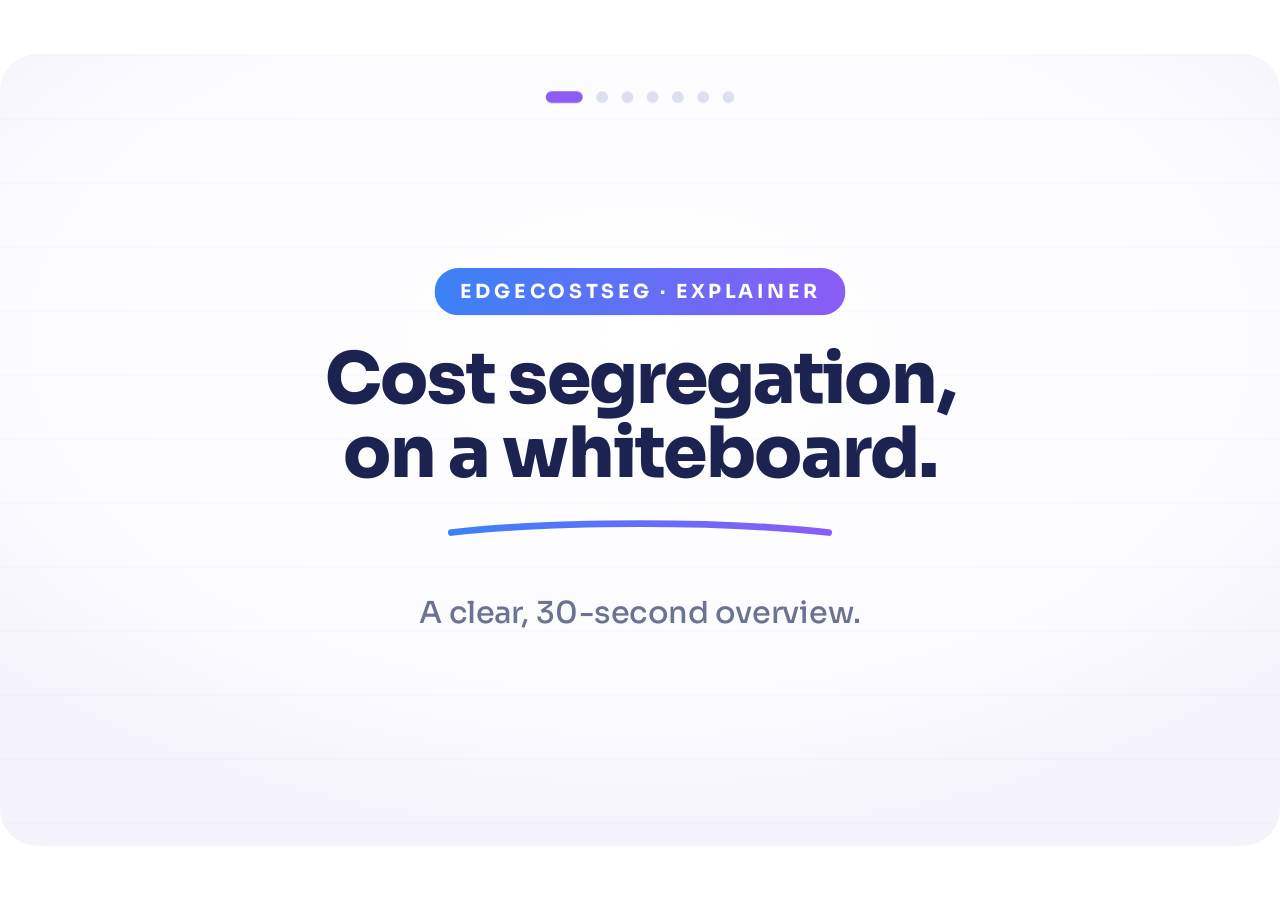
<file: assets/explainer.html>
<!DOCTYPE html>
<html lang="en">
<head>
<meta charset="UTF-8" />
<meta name="robots" content="noindex" />
<meta name="viewport" content="width=device-width, initial-scale=1.0" />
<title>Cost Segregation | Explainer</title>
<link rel="preconnect" href="https://fonts.googleapis.com" />
<link rel="preconnect" href="https://fonts.gstatic.com" crossorigin />
<link href="https://fonts.googleapis.com/css2?family=Sora:wght@400;500;600;700;800&display=swap" rel="stylesheet" />
<style>
  :root{
    --ink:#1c2350; --blue:#3b82f6; --blue2:#2563eb; --violet:#8b5cf6; --violet2:#7c4dff;
    --amber:#f4a93b; --green:#34b87d; --muted:#6b7390;
  }
  *{box-sizing:border-box; margin:0;}
  html,body{height:100%;}
  body{font-family:"Sora",system-ui,sans-serif; background:transparent; height:100%; overflow:hidden; position:relative;}

  .stage{
    position:absolute; left:50%; top:50%; width:760px; height:470px;
    transform-origin:center center; transform:translate(-50%,-50%);
    background:
      radial-gradient(520px 300px at 50% 36%, #ffffff, #fbfbff 70%, #f4f3fb 100%);
    border-radius:22px; overflow:hidden;
  }
  /* faint ruled board */
  .stage::before{content:""; position:absolute; inset:0; opacity:.5;
    background-image:linear-gradient(rgba(124,92,246,.05) 1px, transparent 1px);
    background-size:100% 38px;}

  .scene{position:absolute; inset:0; opacity:0; transition:opacity .45s ease; display:grid; align-content:center; justify-items:center;}
  .scene.active{opacity:1;}
  .art{position:relative;}

  /* captions */
  .cap{position:absolute; left:0; right:0; bottom:42px; text-align:center; padding:0 52px;}
  .cap .kick{display:inline-flex; align-items:center; gap:11px; font-weight:700; font-size:12.5px;
    letter-spacing:.2em; text-transform:uppercase; color:var(--violet); margin-bottom:13px;}
  .cap .kick::before,.cap .kick::after{content:""; width:22px; height:2px; border-radius:2px; background:linear-gradient(90deg,var(--blue),var(--violet));}
  .cap .main{font-weight:600; color:var(--ink); font-size:22px; line-height:1.36; letter-spacing:-.015em; max-width:30ch; margin-inline:auto;}
  .cap .main b{color:var(--blue2); font-weight:700;}

  .dots{position:absolute; top:22px; left:50%; transform:translateX(-50%); display:flex; gap:8px; z-index:5;}
  .dots i{width:7px;height:7px;border-radius:50%;background:#dcdfee;transition:all .35s ease;}
  .dots i.on{background:var(--violet); width:22px; border-radius:6px;}

  /* draw-on: marker drawing a stroke */
  [data-draw]{stroke-dasharray:100; stroke-dashoffset:100;}
  .scene.active [data-draw]{animation-name:draw; animation-duration:var(--d,1.2s); animation-timing-function:linear; animation-delay:var(--delay,0s); animation-fill-mode:forwards;}
  @keyframes draw{to{stroke-dashoffset:0;}}



  /* gentle build-ins for fills/labels */
  .pop{opacity:0; transform:scale(.9);}
  .scene.active .pop{animation-name:pop;animation-duration:.5s;animation-timing-function:cubic-bezier(.22,.9,.3,1);animation-delay:var(--delay,0s);animation-fill-mode:forwards;}
  @keyframes pop{to{opacity:1; transform:scale(1);}}
  .rise{opacity:0; transform:translateY(13px);}
  .scene.active .rise{animation-name:rise;animation-duration:.55s;animation-timing-function:cubic-bezier(.3,.7,.2,1);animation-delay:var(--delay,0s);animation-fill-mode:forwards;}
  @keyframes rise{to{opacity:1; transform:none;}}
  .fade{opacity:0;}
  .scene.active .fade{animation-name:fade;animation-duration:.6s;animation-timing-function:ease;animation-delay:var(--delay,0s);animation-fill-mode:forwards;}
  @keyframes fade{to{opacity:1;}}

  .scene.active .crawlx{animation:crawlx 2.6s cubic-bezier(.45,0,.55,1) 1s forwards;}
  @keyframes crawlx{from{transform:translateX(0);}to{transform:translateX(360px);}}

  .scene.active .drop{animation-name:drop;animation-duration:.7s;animation-timing-function:cubic-bezier(.3,.7,.2,1);animation-delay:var(--delay,0s);animation-fill-mode:forwards; opacity:0;}
  @keyframes drop{0%{opacity:0;transform:translateY(-58px) scale(.7);}70%{opacity:1;}100%{opacity:1;transform:translateY(0) scale(1);}}

  .t-title{font-weight:800; font-size:42px; color:var(--ink); letter-spacing:-.025em; text-align:center; line-height:1.05;}
  .t-sub{font-weight:500; font-size:18px; color:var(--muted); text-align:center; margin-top:14px;}
  .brand-pill{display:inline-flex; align-items:center; gap:9px; padding:7px 15px; border-radius:999px;
    background:linear-gradient(100deg,var(--blue),var(--violet)); color:#fff; font-weight:700; font-size:11.5px; letter-spacing:.18em; text-transform:uppercase;}

  @media (prefers-reduced-motion: reduce){[data-draw]{stroke-dashoffset:0;} .pop,.rise,.fade,.drop{opacity:1;transform:none;} .nib,.nibring{display:none;}}
</style>
</head>
<body>
  <div class="stage" id="stage">
    <div class="dots" id="dots"><i class="on"></i><i></i><i></i><i></i><i></i><i></i><i></i></div>

    <!-- S0 intro -->
    <div class="scene s0 active">
      <div class="art" style="display:grid;justify-items:center;gap:16px;">
        <div class="brand-pill rise">EdgeCostSeg · Explainer</div>
        <div class="t-title rise" style="--delay:.1s">Cost segregation,<br>on a whiteboard.</div>
        <svg width="240" height="16" viewBox="0 0 240 16" fill="none" style="overflow:visible;">
          <path data-draw pathLength="100" d="M8 9 C70 2 170 2 232 9" stroke="url(#ig)" stroke-width="4" stroke-linecap="round" style="--len:240;--d:1s;--delay:.5s;"/>
          <defs><linearGradient id="ig" x1="0" y1="0" x2="1" y2="0"><stop offset="0" stop-color="#3b82f6"/><stop offset="1" stop-color="#8b5cf6"/></linearGradient></defs>
        </svg>
        <div class="t-sub fade" style="--delay:1.1s">A clear, 30-second overview.</div>
      </div>
    </div>

    <!-- S1 building -->
    <div class="scene s1">
      <div class="art">
        <svg width="240" height="216" viewBox="0 0 240 216" fill="none" style="overflow:visible;">
          <path data-draw pathLength="100" d="M28 190 L40 190 L40 40 L150 40 L190 64 L190 190 L208 190" stroke="#1c2350" stroke-width="4.5" stroke-linecap="round" stroke-linejoin="round" style="--len:470;--d:1.4s;"/>
          <rect class="pop" x="58" y="64" width="26" height="26" rx="3" fill="#cfe0fb" style="--delay:1.4s"/>
          <rect class="pop" x="104" y="64" width="26" height="26" rx="3" fill="#cfe0fb" style="--delay:1.55s"/>
          <rect class="pop" x="58" y="106" width="26" height="26" rx="3" fill="#cfe0fb" style="--delay:1.7s"/>
          <rect class="pop" x="104" y="106" width="26" height="26" rx="3" fill="#cfe0fb" style="--delay:1.85s"/>
          <rect class="pop" x="84" y="150" width="26" height="40" rx="3" fill="#b7a7ef" style="--delay:2s"/>
        </svg>
      </div>
      <div class="cap"><div class="kick rise" style="--delay:.2s">The asset</div><div class="main rise" style="--delay:.3s">You own income-producing real estate.</div></div>
    </div>

    <!-- S2 default depreciation -->
    <div class="scene s2">
      <div class="art" style="width:520px;">
        <svg width="520" height="150" viewBox="0 0 520 150" fill="none" style="overflow:visible;">
          <path data-draw pathLength="100" d="M30 80 L484 80" stroke="#e0e3f0" stroke-width="8" stroke-linecap="round" style="--len:460;--d:1.2s;"/>
          <path data-draw pathLength="100" d="M484 80 L470 72 M484 80 L470 88" stroke="#1c2350" stroke-width="4" stroke-linecap="round" style="--len:40;--d:.3s;--delay:1.2s;"/>
          <text class="fade" x="30" y="116" font-family="Sora" font-size="14" font-weight="600" fill="#6b7390" style="--delay:.3s">Year 1</text>
          <text class="fade" x="442" y="116" font-family="Sora" font-size="14" font-weight="600" fill="#6b7390" style="--delay:1.1s">Year 39</text>
          <g class="crawlx"><circle cx="42" cy="52" r="11" fill="#f4a93b"/><text x="42" y="57" font-family="Sora" font-size="12" font-weight="700" fill="#a96a16" text-anchor="middle">$</text></g>
        </svg>
      </div>
      <div class="cap"><div class="kick rise" style="--delay:.2s">The default</div><div class="main rise" style="--delay:.3s">Standard depreciation spreads the deduction thin, across <b>39 years.</b></div></div>
    </div>

    <!-- S3 breakdown -->
    <div class="scene s3">
      <div class="art" style="display:flex;align-items:center;gap:28px;">
        <svg width="170" height="184" viewBox="0 0 170 184" fill="none" style="overflow:visible;">
          <path data-draw pathLength="100" d="M26 165 L26 36 L96 36 L124 54 L124 165 L16 165" stroke="#1c2350" stroke-width="4" stroke-linecap="round" stroke-linejoin="round" style="--len:430;--d:1.1s;"/>
          <path data-draw pathLength="100" d="M96 36 L96 165 M96 54 L124 54" stroke="#1c2350" stroke-width="3" stroke-linecap="round" style="--len:160;--d:.6s;--delay:1s;"/>
          <!-- magnifier draws -->
          <g style="--d:.9s;--delay:.7s;">
            <circle data-draw pathLength="100" cx="120" cy="92" r="24" stroke="#8b5cf6" stroke-width="4" style="--len:151;--d:.9s;--delay:.7s;"/>
            <path data-draw pathLength="100" d="M138 110 L154 126" stroke="#8b5cf6" stroke-width="5" stroke-linecap="round" style="--len:24;--d:.3s;--delay:1.5s;"/>
          </g>
          <!-- focus is the magnifier in this scene -->
        </svg>
        <div style="display:grid;grid-template-columns:1fr 1fr;gap:11px;">
          <div class="pop" style="--delay:1.7s;display:flex;align-items:center;gap:8px;background:#fff;border:1.5px solid #e2e8f4;border-radius:12px;padding:9px 13px;box-shadow:0 6px 16px -8px rgba(20,17,49,.25);">
            <svg width="20" height="20" viewBox="0 0 24 24" fill="none" stroke="#f4a93b" stroke-width="2.2" stroke-linecap="round" stroke-linejoin="round"><path d="M9 18h6M10 22h4M12 2a7 7 0 0 0-4 12c.7.6 1 1.2 1 2h6c0-.8.3-1.4 1-2a7 7 0 0 0-4-12z"/></svg>
            <span style="font-weight:600;font-size:14px;color:#1c2350;">Lighting</span>
          </div>
          <div class="pop" style="--delay:1.9s;display:flex;align-items:center;gap:8px;background:#fff;border:1.5px solid #e2e8f4;border-radius:12px;padding:9px 13px;box-shadow:0 6px 16px -8px rgba(20,17,49,.25);">
            <svg width="20" height="20" viewBox="0 0 24 24" fill="none" stroke="#3b82f6" stroke-width="2.2" stroke-linecap="round" stroke-linejoin="round"><rect x="3" y="3" width="18" height="18" rx="2"/><path d="M3 9h18M9 9v12"/></svg>
            <span style="font-weight:600;font-size:14px;color:#1c2350;">Flooring</span>
          </div>
          <div class="pop" style="--delay:2.1s;display:flex;align-items:center;gap:8px;background:#fff;border:1.5px solid #e2e8f4;border-radius:12px;padding:9px 13px;box-shadow:0 6px 16px -8px rgba(20,17,49,.25);">
            <svg width="20" height="20" viewBox="0 0 24 24" fill="none" stroke="#8b5cf6" stroke-width="2.2" stroke-linecap="round" stroke-linejoin="round"><rect x="3" y="4" width="18" height="16" rx="2"/><path d="M3 12h18M12 4v16"/></svg>
            <span style="font-weight:600;font-size:14px;color:#1c2350;">Cabinetry</span>
          </div>
          <div class="pop" style="--delay:2.3s;display:flex;align-items:center;gap:8px;background:#fff;border:1.5px solid #e2e8f4;border-radius:12px;padding:9px 13px;box-shadow:0 6px 16px -8px rgba(20,17,49,.25);">
            <svg width="20" height="20" viewBox="0 0 24 24" fill="none" stroke="#34b87d" stroke-width="2.2" stroke-linecap="round" stroke-linejoin="round"><path d="M12 22V12M12 12c0-3 2-5 5-5M12 12c0-3-2-5-5-5M5 19h14"/></svg>
            <span style="font-weight:600;font-size:14px;color:#1c2350;">Landscaping</span>
          </div>
        </div>
      </div>
      <div class="cap"><div class="kick rise" style="--delay:.2s">The study</div><div class="main rise" style="--delay:.3s">An engineering study separates the building into its <b>components.</b></div></div>
    </div>

    <!-- S4 buckets -->
    <div class="scene s4">
      <div class="art" style="display:flex;align-items:flex-end;gap:34px;">
        <div style="text-align:center;">
          <div class="drop" style="--delay:.4s;margin:0 auto 10px;width:54px;height:54px;border-radius:14px;background:linear-gradient(180deg,#5b8cf6,#3b82f6);display:grid;place-items:center;box-shadow:0 12px 22px -10px rgba(37,99,235,.6);"><svg width="26" height="26" viewBox="0 0 24 24" fill="none" stroke="#fff" stroke-width="2.4" stroke-linecap="round" stroke-linejoin="round"><path d="M9 18h6M10 22h4M12 2a7 7 0 0 0-4 12c.7.6 1 1.2 1 2h6c0-.8.3-1.4 1-2a7 7 0 0 0-4-12z"/></svg></div>
          <svg width="96" height="74" viewBox="0 0 96 74" style="overflow:visible;"><path data-draw pathLength="100" d="M3 2 L3 60 a8 8 0 0 0 8 8 L85 68 a8 8 0 0 0 8 -8 L93 2" stroke="#8b5cf6" stroke-width="3.5" fill="#f3f0fd" style="--len:230;--d:.7s;--delay:.5s;"/><text class="pop" x="48" y="48" font-family="Sora" font-size="26" font-weight="800" fill="#1c2350" text-anchor="middle" style="--delay:1.1s">5</text></svg>
          <div class="fade" style="--delay:1.2s;font-weight:600;color:#6b7390;font-size:13px;margin-top:6px;letter-spacing:.04em;">YEARS</div>
        </div>
        <div style="text-align:center;">
          <div class="drop" style="--delay:.65s;margin:0 auto 10px;width:54px;height:54px;border-radius:14px;background:linear-gradient(180deg,#7a76e8,#8b5cf6);display:grid;place-items:center;box-shadow:0 12px 22px -10px rgba(139,92,246,.6);"><svg width="26" height="26" viewBox="0 0 24 24" fill="none" stroke="#fff" stroke-width="2.4" stroke-linecap="round" stroke-linejoin="round"><rect x="3" y="4" width="18" height="16" rx="2"/><path d="M3 12h18M12 4v16"/></svg></div>
          <svg width="96" height="74" viewBox="0 0 96 74" style="overflow:visible;"><path data-draw pathLength="100" d="M3 2 L3 60 a8 8 0 0 0 8 8 L85 68 a8 8 0 0 0 8 -8 L93 2" stroke="#8b5cf6" stroke-width="3.5" fill="#f3f0fd" style="--len:230;--d:.7s;--delay:.75s;"/><text class="pop" x="48" y="48" font-family="Sora" font-size="26" font-weight="800" fill="#1c2350" text-anchor="middle" style="--delay:1.35s">7</text></svg>
          <div class="fade" style="--delay:1.45s;font-weight:600;color:#6b7390;font-size:13px;margin-top:6px;letter-spacing:.04em;">YEARS</div>
        </div>
        <div style="text-align:center;">
          <div class="drop" style="--delay:.9s;margin:0 auto 10px;width:54px;height:54px;border-radius:14px;background:linear-gradient(180deg,#3fc78c,#34b87d);display:grid;place-items:center;box-shadow:0 12px 22px -10px rgba(52,184,125,.6);"><svg width="26" height="26" viewBox="0 0 24 24" fill="none" stroke="#fff" stroke-width="2.4" stroke-linecap="round" stroke-linejoin="round"><path d="M12 22V12M12 12c0-3 2-5 5-5M12 12c0-3-2-5-5-5M5 19h14"/></svg></div>
          <svg width="96" height="74" viewBox="0 0 96 74" style="overflow:visible;"><path data-draw pathLength="100" d="M3 2 L3 60 a8 8 0 0 0 8 8 L85 68 a8 8 0 0 0 8 -8 L93 2" stroke="#8b5cf6" stroke-width="3.5" fill="#f3f0fd" style="--len:230;--d:.7s;--delay:1s;"/><text class="pop" x="48" y="48" font-family="Sora" font-size="26" font-weight="800" fill="#1c2350" text-anchor="middle" style="--delay:1.6s">15</text></svg>
          <div class="fade" style="--delay:1.7s;font-weight:600;color:#6b7390;font-size:13px;margin-top:6px;letter-spacing:.04em;">YEARS</div>
        </div>
      </div>
      <div class="cap"><div class="kick rise" style="--delay:.2s">The reclassification</div><div class="main rise" style="--delay:.3s">Qualifying components move to <b>5-, 7-, and 15-year</b> schedules.</div></div>
    </div>

    <!-- S5 benefit -->
    <div class="scene s5">
      <div class="art" style="display:flex;align-items:flex-end;gap:26px;">
        <svg width="130" height="150" viewBox="0 0 130 150" fill="none" style="overflow:visible;">
          <path data-draw pathLength="100" d="M14 130 C40 120 60 96 96 30" stroke="#34b87d" stroke-width="7" stroke-linecap="round" style="--len:150;--d:1s;--delay:.3s;"/>
          <path data-draw pathLength="100" d="M80 26 L104 22 L98 50" stroke="#34b87d" stroke-width="7" stroke-linecap="round" stroke-linejoin="round" fill="none" style="--len:80;--d:.4s;--delay:1.3s;"/>
        </svg>
        <div style="display:grid;justify-items:center;gap:8px;">
          <div class="rise" style="--delay:1s;display:flex;gap:6px;"><span class="coin">$</span><span class="coin">$</span><span class="coin">$</span></div>
          <div class="rise" style="--delay:.7s;display:flex;gap:6px;"><span class="coin">$</span><span class="coin">$</span><span class="coin">$</span><span class="coin">$</span></div>
          <div class="rise" style="--delay:.4s;display:flex;gap:6px;"><span class="coin">$</span><span class="coin">$</span><span class="coin">$</span><span class="coin">$</span><span class="coin">$</span></div>
        </div>
      </div>
      <div class="cap"><div class="kick rise" style="--delay:.2s">The benefit</div><div class="main rise" style="--delay:.3s">Larger deductions now: <b>stronger cash flow today,</b> not decades out.</div></div>
    </div>

    <!-- S6 end -->
    <div class="scene s6">
      <div class="art" style="display:grid;justify-items:center;gap:18px;">
        <div class="t-title rise">That's cost<br>segregation.</div>
        <svg width="300" height="16" viewBox="0 0 300 16" fill="none" style="overflow:visible;">
          <path data-draw pathLength="100" d="M8 9 C90 2 210 2 292 9" stroke="url(#ig2)" stroke-width="5" stroke-linecap="round" style="--len:300;--d:.9s;--delay:.5s;"/>
          <defs><linearGradient id="ig2" x1="0" y1="0" x2="1" y2="0"><stop offset="0" stop-color="#3b82f6"/><stop offset="1" stop-color="#8b5cf6"/></linearGradient></defs>
        </svg>
        <div class="fade" style="--delay:1.2s;font-weight:500;font-size:18px;color:var(--muted);">Engineering-based. Audit-ready. Your money, sooner.</div>
      </div>
    </div>
  </div>

<script>
  (function(){
    var stage = document.getElementById('stage');
    var scenes = Array.prototype.slice.call(stage.querySelectorAll('.scene'));
    var dots = Array.prototype.slice.call(document.querySelectorAll('#dots i'));
    var dur = [3600, 4300, 4300, 4900, 4700, 4300, 3900];
    var i = 0;
    function show(){
      scenes.forEach(function(s){ s.classList.remove('active'); });
      dots.forEach(function(d){ d.classList.remove('on'); });
      scenes[i].classList.add('active');
      if(dots[i]) dots[i].classList.add('on');
      var cur = dur[i];
      i = (i + 1) % scenes.length;
      setTimeout(show, cur);
    }
    setTimeout(show, 250);
  })();
  (function(){
    var stageEl = document.getElementById('stage');
    var W = 760, H = 470, last = 0;
    function fit(){
      var w = document.documentElement.clientWidth || window.innerWidth;
      var h = document.documentElement.clientHeight || window.innerHeight;
      if(!w || !h) return;
      var s = Math.min(w / W, h / H);
      if(s === last) return;
      last = s;
      // absolute + translate keeps the board centred even while it overflows
      stageEl.style.transform = 'translate(-50%,-50%) scale(' + s + ')';
    }
    // Run synchronously. requestAnimationFrame does not fire while the iframe is
    // offscreen (lazy-loaded), which previously left the board unscaled on mobile.
    fit();
    window.addEventListener('resize', fit);
    window.addEventListener('orientationchange', fit);
    window.addEventListener('pageshow', fit);
    window.addEventListener('load', fit);
    document.addEventListener('visibilitychange', fit);
    if(window.ResizeObserver){ new ResizeObserver(fit).observe(document.documentElement); }
    if(document.fonts && document.fonts.ready){ document.fonts.ready.then(fit); }
    // belt-and-braces: a few early re-checks in case layout settles late
    [50, 200, 600, 1500].forEach(function(t){ setTimeout(fit, t); });
  })();
  var st = document.createElement('style');
  st.textContent = '.coin{width:30px;height:30px;border-radius:50%;background:linear-gradient(180deg,#ffe39a,#f4a93b);border:2px solid #e0962a;display:grid;place-items:center;font-family:Sora;font-weight:700;font-size:14px;color:#a96a16;box-shadow:0 4px 10px -4px rgba(160,110,30,.6);}';
  document.head.appendChild(st);
</script>
</body>
</html>
</file>
<file: styles.css>
/* ============================================================
   EdgeCostSeg Design System
   Powered by Real Deal Accounting
   ------------------------------------------------------------
   EDIT: BRAND COLORS: change the tokens below to rebrand.
   ============================================================ */

:root {
  /* ---- Brand palette (sampled from logo) ---- */
  --navy-950: #efeafe;   /* light lavender surface */
  --navy-900: #f4f1fd;   /* lighter lavender surface */
  --navy-800: #e7e0fa;   /* lavender raised */
  --navy-700: #ddd3f5;   /* lavender border */

  --blue-600: #7c3aed;   /* primary CTA (purple)                   */
  --blue-500: #8b5cf6;   /* bright purple accent                   */
  --blue-400: #a78bfa;   /* hover / light purple accent            */

  --violet-500: #8b5cf6; /* secondary accent (from "ACCOUNTING")   */
  --violet-400: #a78bfa;

  --white: #ffffff;
  --gray-50:  #f6f8fc;   /* light section background               */
  --gray-100: #eef2f9;   /* cards on white / subtle fills          */
  --gray-200: #e2e8f4;   /* borders                                */
  --gray-300: #cbd5e6;
  --ink-900: #0f1226;    /* primary text on light                  */
  --ink-700: #353a52;    /* body text                              */
  --ink-500: #5c637f;    /* muted text (darkened from #6b7390 for WCAG AA contrast) */

  /* ---- Signature gradient (blue -> violet, mirrors logo) ---- */
  --grad: linear-gradient(100deg, var(--blue-600) 0%, var(--violet-400) 100%);
  --grad-btn: linear-gradient(100deg, var(--blue-600) 0%, #8952f1 100%); /* buttons: lighter end kept dark enough for white text (4.6:1) */
  --grad-soft: linear-gradient(100deg, rgba(124,58,237,.14), rgba(139,92,246,.16));

  /* ---- Type ---- */
  --font-display: "Sora", system-ui, sans-serif;
  --font-body: "Sora", system-ui, sans-serif;

  /* ---- Spacing / shape ---- */
  --radius-sm: 8px;
  --radius: 14px;
  --radius-lg: 22px;
  --shadow-sm: 0 1px 2px rgba(15,18,38,.06), 0 1px 1px rgba(15,18,38,.04);
  --shadow-md: 0 10px 30px -12px rgba(15,18,38,.18);
  --shadow-lg: 0 30px 60px -20px rgba(15,18,38,.28);
  --shadow-blue: 0 18px 40px -14px rgba(124,58,237,.42);

  --maxw: 1200px;
  --gutter: clamp(20px, 5vw, 64px);

  /* ---- Tweakable wash tokens (driven by the Tweaks palette) ---- */
  --accent-rgb: 124 58 237;   /* primary, as an rgb triplet for rgb()/alpha */
  --accent2-rgb: 167 139 250; /* soft accent */
  --wash-a: #f7f4fe;          /* top of page washes */
  --wash-b: #eef0fe;          /* bottom of page washes */
  --wash-strength: 1;         /* character multiplier for wash intensity */
}

/* ============================================================
   Reset & base
   ============================================================ */
*, *::before, *::after { box-sizing: border-box; }
* { margin: 0; }
html { scroll-behavior: smooth; -webkit-text-size-adjust: 100%; }
body {
  font-family: var(--font-body);
  color: var(--ink-700);
  background: var(--white);
  line-height: 1.6;
  font-size: 17px;
  -webkit-font-smoothing: antialiased;
  text-rendering: optimizeLegibility;
}
img { display: block; max-width: 100%; height: auto; }
a { color: inherit; text-decoration: none; }
button { font: inherit; cursor: pointer; }
:focus-visible { outline: 3px solid var(--blue-400); outline-offset: 3px; border-radius: 4px; }

h1, h2, h3, h4 {
  font-family: var(--font-display);
  color: var(--ink-900);
  line-height: 1.08;
  letter-spacing: -0.02em;
  font-weight: 700;
  text-wrap: balance;
}
p { text-wrap: pretty; }

/* ============================================================
   Layout helpers
   ============================================================ */
.container { width: 100%; max-width: var(--maxw); margin-inline: auto; padding-inline: var(--gutter); }
.section { padding-block: clamp(64px, 9vw, 128px); }
.section--tight { padding-block: clamp(48px, 6vw, 80px); }
.section--gray { background: var(--gray-50); }
.section--navy { background: var(--navy-950); color: var(--ink-700); }
.section--navy h1, .section--navy h2, .section--navy h3 { color: var(--ink-900); }

.grid { display: grid; gap: clamp(20px, 3vw, 32px); }
.cols-2 { grid-template-columns: repeat(2, 1fr); }
.cols-3 { grid-template-columns: repeat(3, 1fr); }
.cols-4 { grid-template-columns: repeat(4, 1fr); }
@media (max-width: 980px) { .cols-3, .cols-4 { grid-template-columns: repeat(2, 1fr); } }
@media (max-width: 640px) { .cols-2, .cols-3, .cols-4 { grid-template-columns: 1fr; } }

.center { text-align: center; }
.measure { max-width: 62ch; }
.measure-tight { max-width: 48ch; }
.center .measure, .center .measure-tight { margin-inline: auto; }

/* ============================================================
   Eyebrow / headings rhythm
   ============================================================ */
.eyebrow {
  display: inline-flex; align-items: center; gap: 10px;
  font-family: var(--font-body);
  font-weight: 700; font-size: 13px; letter-spacing: .14em; text-transform: uppercase;
  color: var(--blue-600);
}
.eyebrow::before {
  content: ""; width: 26px; height: 2px; border-radius: 2px; background: var(--grad);
}
.section--navy .eyebrow { color: var(--blue-600); }

.h-xl { font-size: clamp(2.2rem, 5.2vw, 3.9rem); }
.h-lg { font-size: clamp(1.9rem, 4vw, 2.9rem); }
.h-md { font-size: clamp(1.45rem, 2.6vw, 2rem); }
.lead { font-size: clamp(1.05rem, 1.5vw, 1.25rem); color: var(--ink-500); }
.section--navy .lead { color: var(--ink-500); }
.block-head { margin-bottom: clamp(36px, 5vw, 56px); }
.block-head .eyebrow { margin-bottom: 18px; }
.block-head p { margin-top: 16px; }

/* ============================================================
   Buttons
   ============================================================ */
.btn {
  display: inline-flex; align-items: center; justify-content: center; gap: 10px;
  font-family: var(--font-body); font-weight: 600; font-size: 1rem;
  padding: 15px 26px; border-radius: 999px; border: 1px solid transparent;
  transition: transform .18s ease, box-shadow .18s ease, background .18s ease, color .18s ease, border-color .18s ease;
  white-space: nowrap;
}
.btn svg { width: 18px; height: 18px; }
.btn--primary { background: var(--blue-600); color: #fff; box-shadow: var(--shadow-blue); }
.btn--primary:hover { transform: translateY(-2px); background: var(--blue-500); }
.btn--gradient { background: var(--grad-btn); color: #fff; box-shadow: var(--shadow-blue); }
.btn--gradient:hover { transform: translateY(-2px); filter: brightness(1.05); }
.btn--ghost { background: transparent; color: var(--ink-900); border-color: var(--gray-300); }
.btn--ghost:hover { border-color: var(--blue-500); color: var(--blue-600); }
.btn--light { background: var(--grad-btn); color: #fff; box-shadow: var(--shadow-blue); }
.btn--light:hover { transform: translateY(-2px); box-shadow: var(--shadow-lg); }
.btn--ghost-light { background: transparent; color: var(--ink-900); border-color: var(--gray-300); }
.btn--ghost-light:hover { border-color: var(--blue-500); color: var(--blue-600); background: transparent; }
.btn--lg { padding: 18px 32px; font-size: 1.05rem; }
.btn-row { display: flex; flex-wrap: wrap; gap: 14px; }
.center .btn-row { justify-content: center; }

.link-arrow { display: inline-flex; align-items: center; gap: 7px; padding-block: 8px; font-weight: 600; color: var(--blue-600); }
.link-arrow svg { width: 16px; height: 16px; transition: transform .18s ease; }
.link-arrow:hover svg { transform: translateX(4px); }

/* ============================================================
   Header / navigation
   ============================================================ */
.site-header {
  position: sticky; top: 0; z-index: 60;
  background: rgba(255,255,255,.82);
  backdrop-filter: saturate(180%) blur(14px);
  border-bottom: 1px solid var(--gray-200);
}
.nav {
  display: flex; align-items: center; justify-content: flex-start;
  height: 76px; gap: 28px;
}
.brand { display: flex; align-items: center; flex-shrink: 0; padding-block: 10px; }
.brand img { height: 30px; width: auto; }            /* EDIT: LOGO */
.nav-links { display: flex; align-items: center; gap: 4px; list-style: none; padding: 0; }
.nav-links a {
  display: inline-block; padding: 9px 12px; border-radius: 999px; white-space: nowrap;
  font-weight: 500; font-size: .94rem; color: var(--ink-700);
  transition: background .15s ease, color .15s ease;
}
.nav-links a:hover { background: var(--gray-100); color: var(--ink-900); }
.nav-links a.active { color: var(--blue-600); font-weight: 600; }
.nav-cta { display: flex; align-items: center; gap: 20px; flex-shrink: 0; margin-left: auto; }
.nav-estimate { margin-left: 6px; }
.nav-phone { display: inline-flex; align-items: center; gap: 8px; font-weight: 600; color: var(--ink-900); font-size: .95rem; }
.nav-phone svg { width: 16px; height: 16px; color: var(--blue-600); }
.nav-toggle {
  display: none; width: 44px; height: 44px; border-radius: 10px;
  border: 1px solid var(--gray-200); background: #fff; align-items: center; justify-content: center;
}
.nav-toggle svg { width: 22px; height: 22px; color: var(--ink-900); }

@media (max-width: 1080px) {
  .nav-phone { display: none; }
}
@media (max-width: 1200px) { /* was 980px: header overflowed between ~1000-1180px */
  .nav-links, .nav-cta .btn { display: none; }
  .nav-toggle { display: inline-flex; }
}

/* Mobile drawer */
.mobile-menu {
  position: fixed; inset: 76px 0 0 0; z-index: 55;
  background: var(--white); padding: 24px var(--gutter) 48px;
  transform: translateX(100%); transition: transform .3s cubic-bezier(.4,0,.2,1);
  overflow-y: auto; display: flex; flex-direction: column; gap: 6px;
}
.mobile-menu.open { transform: translateX(0); }
.mobile-menu a { padding: 16px 8px; font-size: 1.15rem; font-weight: 600; color: var(--ink-900); border-bottom: 1px solid var(--gray-100); }
.mobile-menu a.active { color: var(--blue-600); }
.mobile-menu .btn { margin-top: 22px; }
.mobile-menu a.btn--primary { color: #fff; border-bottom-color: transparent; } /* .mobile-menu a was overriding the button text color */
.mobile-menu a.btn--ghost { border-bottom: 1px solid var(--gray-300); }
.mobile-menu .nav-phone { display: inline-flex; margin-top: 16px; font-size: 1.05rem; }
body.menu-open { overflow: hidden; }

/* ============================================================
   Cards & surfaces
   ============================================================ */
.card {
  background: #fff; border: 1px solid var(--gray-200); border-radius: var(--radius-lg);
  padding: clamp(24px, 3vw, 34px); box-shadow: var(--shadow-sm);
  transition: transform .2s ease, box-shadow .2s ease, border-color .2s ease;
}
.card--hover:hover { transform: translateY(-4px); box-shadow: var(--shadow-md); border-color: var(--gray-300); }
.card h3 { font-size: 1.25rem; margin-bottom: 10px; }
.card p { color: var(--ink-500); font-size: .98rem; }

.icon-badge {
  width: 52px; height: 52px; border-radius: 14px; display: grid; place-items: center;
  background: var(--grad-soft); color: var(--blue-600); margin-bottom: 20px;
}
.icon-badge svg { width: 26px; height: 26px; }
.section--navy .icon-badge { background: var(--grad-soft); color: var(--blue-600); }

/* numbered step chip */
.step-num {
  font-family: var(--font-display); font-weight: 800; font-size: .95rem;
  width: 40px; height: 40px; border-radius: 12px; display: grid; place-items: center;
  background: var(--grad); color: #fff; flex-shrink: 0;
}

/* pill / tag */
.pill {
  display: inline-flex; align-items: center; gap: 8px; padding: 7px 14px; border-radius: 999px;
  background: var(--gray-100); color: var(--ink-700); font-size: .85rem; font-weight: 600;
}
.section--navy .pill { background: #fff; color: var(--ink-700); }

/* ============================================================
   Hero
   ============================================================ */
.hero {
  position: relative; overflow: hidden;
  background:
    radial-gradient(1100px 640px at 84% -14%, rgb(var(--accent2-rgb) / calc(.48 * var(--wash-strength))), transparent 60%),
    radial-gradient(1000px 660px at 6% 116%, rgb(var(--accent-rgb) / calc(.30 * var(--wash-strength))), transparent 58%),
    radial-gradient(700px 460px at 50% 120%, rgb(var(--accent2-rgb) / calc(.26 * var(--wash-strength))), transparent 60%),
    linear-gradient(180deg, var(--wash-a) 0%, var(--wash-b) 100%);
  color: var(--ink-700);
}
.hero::before {
  content: ""; position: absolute; inset: 0;
  background-image: linear-gradient(rgb(var(--accent-rgb) / .06) 1px, transparent 1px),
                    linear-gradient(90deg, rgb(var(--accent-rgb) / .06) 1px, transparent 1px);
  background-size: 64px 64px;
  -webkit-mask-image: radial-gradient(900px 520px at 50% 0%, #000 30%, transparent 78%);
          mask-image: radial-gradient(900px 520px at 50% 0%, #000 30%, transparent 78%);
}
.hero .container { position: relative; }
.hero-grid {
  display: grid; grid-template-columns: 1.05fr .95fr; gap: clamp(32px, 5vw, 64px);
  align-items: center; padding-block: clamp(56px, 8vw, 104px);
}
@media (max-width: 940px) { .hero-grid { grid-template-columns: 1fr; } }
.hero h1 { color: var(--ink-900); letter-spacing: -0.005em; word-spacing: 0.04em; }
.hero .lead { color: var(--ink-500); margin-top: 22px; }
.hero .eyebrow { color: var(--blue-600); margin-bottom: 22px; }
.hero .btn-row { margin-top: 34px; }
.hero-note { margin-top: 22px; font-size: .9rem; color: var(--ink-500); display: flex; align-items: center; gap: 10px; }
.hero-note svg { width: 16px; height: 16px; color: var(--violet-500); }
.grad-text { background: var(--grad); -webkit-background-clip: text; background-clip: text; color: transparent; }

/* hero illustration */
.hero-illus { display: flex; justify-content: center; align-items: center; }
.hero-illus svg { width: 100%; max-width: 560px; height: auto; filter: drop-shadow(0 26px 44px rgba(99,86,180,.22)); }
@media (max-width: 940px) { .hero-illus { margin-top: 8px; } .hero-illus svg { max-width: 440px; } }

/* hourglass art */
.hourglass-art { display: flex; justify-content: center; align-items: center; }
.hourglass-art svg { width: 100%; max-width: 600px; height: auto; }

/* animated explainer */
.explainer-frame {
  max-width: 880px; margin-inline: auto; width: 100%;
  aspect-ratio: 760 / 470; border-radius: var(--radius-lg); overflow: hidden;
  border: 1px solid var(--gray-200); box-shadow: var(--shadow-lg); background: #fff;
}
.explainer-frame iframe { width: 100%; height: 100%; border: 0; display: block; }

/* zig-zag illustrated process timeline */
.ztl { position: relative; max-width: 940px; margin-inline: auto; }
.ztl::before { content: ""; position: absolute; left: 50%; top: 56px; bottom: 56px; border-left: 3px dashed var(--violet-400); transform: translateX(-50%); opacity: .6; }
.zstep { display: grid; grid-template-columns: 1fr 110px 1fr; align-items: center; gap: clamp(14px, 3vw, 36px); margin-bottom: clamp(28px, 5vw, 56px); }
.zstep:last-child { margin-bottom: 0; }
.zillus { display: flex; order: 1; justify-content: flex-end; }
.zillus svg { width: 100%; max-width: 240px; height: auto; }
.znum { order: 2; justify-self: center; width: 78px; height: 78px; border-radius: 50%; background: #fff; border: 2px solid var(--gray-200); box-shadow: var(--shadow-md); display: grid; place-items: center; font-family: var(--font-display); font-weight: 800; font-size: 1.7rem; color: var(--ink-900); position: relative; z-index: 2; }
.znum::after { content: ""; position: absolute; right: 0; bottom: 4px; width: 13px; height: 13px; border-radius: 50%; background: var(--violet-500); border: 3px solid #fff; }
.ztext { order: 3; }
.ztext h3 { font-size: 1.45rem; margin-bottom: 10px; }
.ztext p { color: var(--ink-500); }
.ztext .form-note { margin-top: 10px; font-size: .85rem; color: var(--ink-500); }
.zstep:nth-child(even) .zillus { order: 3; justify-content: flex-start; }
.zstep:nth-child(even) .ztext { order: 1; text-align: right; }
@media (max-width: 760px) {
  .ztl::before { left: 39px; }
  .zstep { grid-template-columns: 78px 1fr; align-items: start; gap: 18px; }
  .zstep .znum, .zstep:nth-child(even) .znum { order: 1; grid-column: 1; justify-self: start; }
  .zstep .ztext, .zstep:nth-child(even) .ztext { order: 2; grid-column: 2; text-align: left; }
  .zstep .zillus, .zstep:nth-child(even) .zillus { order: 3; grid-column: 2; justify-content: flex-start; }
  .zillus svg { max-width: 190px; }
}

/* hero stat panel */
.hero-panel {
  background: linear-gradient(180deg, rgba(255,255,255,.07), rgba(255,255,255,.02));
  border: 1px solid var(--navy-700); border-radius: var(--radius-lg);
  padding: clamp(24px, 3vw, 34px); box-shadow: var(--shadow-lg);
  backdrop-filter: blur(6px);
}
.hero-panel .panel-label { font-size: .82rem; letter-spacing: .12em; text-transform: uppercase; color: #8b93b8; font-weight: 700; }
.hero-panel .panel-figure { font-family: var(--font-display); font-weight: 800; font-size: clamp(2.4rem, 5vw, 3.4rem); color: #fff; line-height: 1; margin: 10px 0 6px; }
.hero-panel .panel-sub { color: #aab2d0; font-size: .95rem; }
.hero-panel hr { border: 0; border-top: 1px solid var(--navy-700); margin: 24px 0; }
.hero-mini { display: grid; grid-template-columns: 1fr 1fr; gap: 18px; }
.hero-mini .m-fig { font-family: var(--font-display); font-weight: 700; font-size: 1.5rem; color: #fff; }
.hero-mini .m-lab { font-size: .82rem; color: #8b93b8; }

/* ============================================================
   Stat band
   ============================================================ */
.statband { display: grid; grid-template-columns: repeat(4, 1fr); gap: clamp(20px, 3vw, 40px); }
@media (max-width: 760px) { .statband { grid-template-columns: 1fr 1fr; } }
.stat .stat-fig { font-family: var(--font-display); font-weight: 800; font-size: clamp(2rem, 4vw, 2.9rem); color: var(--ink-900); line-height: 1; }
.section--navy .stat .stat-fig { color: #fff; }
.stat .stat-fig .grad-text { font-weight: 800; }
.stat .stat-lab { margin-top: 10px; color: var(--ink-500); font-size: .96rem; }
.section--navy .stat .stat-lab { color: var(--ink-500); }

/* ============================================================
   Feature / split rows
   ============================================================ */
.split { display: grid; grid-template-columns: 1fr 1fr; gap: clamp(32px, 5vw, 72px); align-items: center; }
.split--media-right { grid-template-columns: 1fr 1fr; }
@media (max-width: 880px) { .split { grid-template-columns: 1fr; } .split--media-right .split-media { order: -1; } }
.split-media {
  border-radius: var(--radius-lg); overflow: hidden; border: 1px solid var(--gray-200);
  box-shadow: var(--shadow-md); background: var(--gray-100);
}
.split ul.checks { list-style: none; padding: 0; margin: 26px 0 0; display: grid; gap: 14px; }
.checks li { display: flex; gap: 12px; align-items: flex-start; }
.checks li svg { width: 22px; height: 22px; flex-shrink: 0; color: var(--blue-600); margin-top: 2px; }
.checks li b { color: var(--ink-900); }

/* image placeholder */
.ph {
  display: grid; place-items: center; aspect-ratio: 4/3; width: 100%;
  background:
    repeating-linear-gradient(45deg, rgba(124,58,237,.05) 0 14px, transparent 14px 28px),
    var(--grad-soft);
  color: var(--blue-600); font-weight: 600; font-size: .9rem; text-align: center; padding: 20px;
}
.ph span { opacity: .8; }

/* ============================================================
   Process timeline
   ============================================================ */
.timeline { display: grid; gap: 0; }
.tl-step { display: grid; grid-template-columns: 64px 1fr; gap: 22px; padding-bottom: 36px; position: relative; }
.tl-step:not(:last-child)::before {
  content: ""; position: absolute; left: 31px; top: 52px; bottom: 0; width: 2px; background: var(--gray-200);
}
.section--navy .tl-step:not(:last-child)::before { background: var(--navy-700); }
.tl-step .step-num { width: 64px; height: 64px; border-radius: 18px; font-size: 1.2rem; background: var(--grad); }
.tl-step h3 { font-size: 1.3rem; margin-bottom: 8px; }
.tl-step p { color: var(--ink-500); }
.section--navy .tl-step p { color: var(--ink-500); }

/* ============================================================
   FAQ accordion
   ============================================================ */
.faq { max-width: 860px; margin-inline: auto; display: grid; gap: 14px; }
.faq-item { border: 1px solid var(--gray-200); border-radius: var(--radius); background: #fff; overflow: hidden; transition: border-color .2s ease, box-shadow .2s ease; }
.faq-item.open { border-color: var(--blue-400); box-shadow: var(--shadow-sm); }
.faq-q {
  width: 100%; text-align: left; background: none; border: 0; padding: 22px 24px;
  display: flex; justify-content: space-between; align-items: center; gap: 18px;
  font-family: var(--font-display); font-weight: 600; font-size: 1.08rem; color: var(--ink-900);
}
.faq-q .chev { width: 24px; height: 24px; flex-shrink: 0; color: var(--blue-600); transition: transform .25s ease; }
.faq-item.open .chev { transform: rotate(45deg); }
.faq-a { max-height: 0; overflow: hidden; transition: max-height .3s ease; }
.faq-a-inner { padding: 0 24px 24px; color: var(--ink-500); }

/* ============================================================
   Banner CTA
   ============================================================ */
.cta-banner {
  position: relative; overflow: hidden; border-radius: var(--radius-lg);
  background:
    radial-gradient(700px 360px at 85% -30%, rgb(var(--accent2-rgb) / calc(.22 * var(--wash-strength))), transparent 60%),
    radial-gradient(620px 360px at 10% 130%, rgb(var(--accent-rgb) / calc(.16 * var(--wash-strength))), transparent 60%),
    linear-gradient(180deg, var(--wash-a), var(--wash-b));
  border: 1px solid var(--gray-200);
  color: var(--ink-700); padding: clamp(40px, 6vw, 72px); text-align: center;
}
.cta-banner h2 { color: var(--ink-900); }
.cta-banner p { color: var(--ink-500); margin: 16px auto 0; }
.cta-banner .btn-row { margin-top: 30px; justify-content: center; }

/* ============================================================
   Team
   ============================================================ */
.team-card { text-align: left; }
.team-card .photo {
  width: 100%; aspect-ratio: 1/1; object-fit: cover; object-position: 50% 30%; border-radius: var(--radius);
  border: 1px solid var(--gray-200); background: var(--gray-100); margin-bottom: 16px;
}
.team-card .name { font-family: var(--font-display); font-weight: 700; color: var(--ink-900); font-size: 1.1rem; }
.team-card .role { color: var(--blue-600); font-weight: 600; font-size: .9rem; margin-top: 2px; }
.team-card .bio { color: var(--ink-500); font-size: .94rem; margin-top: 10px; }

/* ============================================================
   Forms
   ============================================================ */
.form-card { background: #fff; border: 1px solid var(--gray-200); border-radius: var(--radius-lg); padding: clamp(26px, 3.5vw, 40px); box-shadow: var(--shadow-md); }
.field { display: grid; gap: 8px; margin-bottom: 18px; }
.field label { font-weight: 600; color: var(--ink-900); font-size: .92rem; }
.field .req { color: var(--violet-500); }
.field input, .field select, .field textarea {
  font: inherit; padding: 13px 15px; border-radius: var(--radius-sm);
  border: 1px solid var(--gray-300); background: #fff; color: var(--ink-900); width: 100%;
  transition: border-color .15s ease, box-shadow .15s ease;
}
.field input:focus, .field select:focus, .field textarea:focus {
  outline: none; border-color: var(--blue-500); box-shadow: 0 0 0 4px rgba(124,58,237,.16);
}
.field textarea { resize: vertical; min-height: 120px; }
.form-row { display: grid; grid-template-columns: 1fr 1fr; gap: 18px; }
@media (max-width: 560px) { .form-row { grid-template-columns: 1fr; } }
.form-note { font-size: .85rem; color: var(--ink-500); margin-top: 6px; }
.form-success {
  display: none; text-align: center; padding: 30px 10px;
}
.form-success.show { display: block; }
.form-success svg { width: 56px; height: 56px; color: var(--blue-600); margin: 0 auto 16px; }

/* ============================================================
   Estimator
   ============================================================ */
.estimator { display: grid; grid-template-columns: 1.05fr 1fr; gap: clamp(24px, 4vw, 48px); align-items: start; }
@media (max-width: 900px) { .estimator { grid-template-columns: 1fr; } }
.est-controls .field { margin-bottom: 22px; }
.seg { display: flex; flex-wrap: wrap; gap: 10px; }
.seg button {
  flex: 1 1 auto; min-width: 120px; padding: 13px 14px; border-radius: var(--radius-sm);
  border: 1px solid var(--gray-300); background: #fff; color: var(--ink-700); font-weight: 600; font-size: .92rem;
  transition: all .15s ease;
}
.seg button.active { border-color: var(--blue-500); background: var(--grad-soft); color: var(--blue-600); }
.range-wrap { display: grid; gap: 10px; }
input[type="range"] { -webkit-appearance: none; appearance: none; width: 100%; height: 6px; border-radius: 6px; background: var(--gray-200); }
input[type="range"]::-webkit-slider-thumb { -webkit-appearance: none; appearance: none; width: 24px; height: 24px; border-radius: 50%; background: var(--blue-600); border: 4px solid #fff; box-shadow: var(--shadow-md); cursor: pointer; }
input[type="range"]::-moz-range-thumb { width: 22px; height: 22px; border: 4px solid #fff; border-radius: 50%; background: var(--blue-600); cursor: pointer; }
.range-val { font-family: var(--font-display); font-weight: 700; font-size: 1.4rem; color: var(--ink-900); }

.est-result {
  position: sticky; top: 96px;
  background: linear-gradient(180deg,#f3f0fd,#eef0fe); color: var(--ink-900); border: 1px solid var(--gray-200); border-radius: var(--radius-lg);
  padding: clamp(26px, 3.5vw, 38px); box-shadow: var(--shadow-lg); overflow: hidden;
}
.est-result .er-label { font-size: .82rem; letter-spacing: .12em; text-transform: uppercase; color: var(--ink-500); font-weight: 700; }
.est-result .er-fig { font-family: var(--font-display); font-weight: 800; font-size: clamp(2.6rem, 6vw, 3.6rem); line-height: 1; margin: 12px 0; background: var(--grad); -webkit-background-clip: text; background-clip: text; color: transparent; }
.est-result .er-sub { color: var(--ink-500); font-size: .95rem; }
.er-break { margin-top: 26px; display: grid; gap: 12px; }
.er-break .row { display: flex; align-items: center; justify-content: space-between; gap: 14px; padding-bottom: 12px; border-bottom: 1px solid var(--navy-700); }
.er-break .row span:first-child { color: var(--ink-500); }
.er-break .row span:last-child { font-weight: 700; color: var(--ink-900); }
.est-result .btn { width: 100%; margin-top: 26px; }
.est-disclaimer { font-size: .78rem; color: var(--ink-500); margin-top: 18px; line-height: 1.5; }

/* ============================================================
   Premium cost-seg estimator widget
   ============================================================ */
.cse { display: grid; grid-template-columns: 1.08fr .92fr; background: #fff; border: 1px solid var(--gray-200); border-radius: var(--radius-lg); box-shadow: var(--shadow-lg); overflow: hidden; max-width: 1000px; margin-inline: auto; }
@media (max-width: 880px) { .cse { grid-template-columns: 1fr; } }
.cse-controls { padding: clamp(24px, 3.2vw, 40px); display: grid; gap: clamp(22px, 3vw, 30px); align-content: start; }
.cse-group { display: grid; gap: 12px; }
.cse-label { display: flex; justify-content: space-between; align-items: center; font-weight: 700; color: var(--ink-900); font-size: .96rem; }
.cse-val { font-family: var(--font-display); font-weight: 800; font-size: 1.15rem; color: var(--blue-600); }
.cse-pills { display: flex; flex-wrap: wrap; gap: 9px; }
.cse-pills button { flex: 1 1 auto; padding: 11px 14px; border-radius: 999px; border: 1.5px solid var(--gray-200); background: #fff; color: var(--ink-700); font-weight: 600; font-size: .9rem; font-family: var(--font-body); transition: all .15s ease; white-space: nowrap; }
.cse-pills button:hover { border-color: var(--violet-400); }
.cse-pills button.active { border-color: transparent; background: var(--blue-600); color: #fff; }
.cse-range { -webkit-appearance: none; appearance: none; width: 100%; height: 8px; box-sizing: content-box; padding-block: 18px; background-clip: content-box; border-radius: 8px; background: linear-gradient(90deg, var(--blue-600) var(--pct, 30%), var(--gray-200) var(--pct, 30%)); cursor: pointer; touch-action: pan-y; }
.cse-range::-webkit-slider-thumb { -webkit-appearance: none; appearance: none; width: 26px; height: 26px; border-radius: 50%; background: #fff; border: 5px solid var(--blue-600); box-shadow: var(--shadow-md); cursor: pointer; }
.cse-range::-moz-range-thumb { width: 24px; height: 24px; border-radius: 50%; background: #fff; border: 5px solid var(--blue-600); box-shadow: var(--shadow-md); cursor: pointer; }
.cse-scale { display: flex; justify-content: space-between; font-size: .8rem; color: var(--ink-500); font-weight: 600; }
.cse-date { font: inherit; padding: 12px 14px; border-radius: var(--radius-sm); border: 1px solid var(--gray-300); background: #fff; color: var(--ink-900); width: 100%; }
.cse-date:focus { outline: none; border-color: var(--blue-500); box-shadow: 0 0 0 4px rgba(124,58,237,.16); }
.cse-out { background: linear-gradient(165deg, #f7f8fc, #eef1f7); padding: clamp(24px, 3.2vw, 40px); display: flex; flex-direction: column; border-left: 1px solid var(--gray-200); }
@media (max-width: 880px) { .cse-out { border-left: none; border-top: 1px solid var(--gray-200); } }
.cse-out-label { display: flex; align-items: center; gap: 8px; font-weight: 700; color: var(--ink-700); font-size: .82rem; letter-spacing: .04em; text-transform: uppercase; }
.cse-sub { font-weight: 600; color: var(--ink-500); text-transform: none; letter-spacing: 0; }
.cse-fig { font-family: var(--font-display); font-weight: 800; font-size: clamp(1.45rem, 3.2vw, 2.05rem); color: var(--ink-900); line-height: 1.12; margin-top: 6px; letter-spacing: -.02em; }
.cse-fig--accent { color: var(--blue-600); }
.cse-info { position: relative; width: 22px; height: 22px; border-radius: 50%; border: none; background: var(--violet-400); color: #fff; font-size: 12px; font-weight: 700; font-style: italic; cursor: pointer; display: inline-grid; place-items: center; flex-shrink: 0; }
.cse-info::after { content: ""; position: absolute; inset: -11px; border-radius: 50%; }
.cse-tip { position: absolute; bottom: 140%; left: 50%; transform: translateX(-50%); width: 230px; background: #2a2150; color: #fff; font-weight: 500; font-size: .76rem; line-height: 1.45; text-transform: none; letter-spacing: 0; padding: 11px 13px; border-radius: 10px; box-shadow: var(--shadow-md); opacity: 0; visibility: hidden; transition: opacity .2s ease; pointer-events: none; z-index: 6; }
.cse-info:hover .cse-tip, .cse-info:focus .cse-tip { opacity: 1; visibility: visible; }
.cse-conf { margin-top: 24px; }
.cse-conf-head { display: flex; justify-content: space-between; font-weight: 700; font-size: .82rem; text-transform: uppercase; letter-spacing: .04em; color: var(--ink-700); margin-bottom: 9px; }
.cse-conf-head #cseConfLabel { color: var(--blue-600); }
.cse-conf-bar { display: flex; gap: 6px; }
.cse-conf-bar i { flex: 1; height: 9px; border-radius: 6px; background: var(--gray-200); transition: background .35s ease; }
.cse-conf-bar i.on { background: var(--blue-600); }
.cse-disc { font-size: .75rem; color: var(--ink-500); margin-top: 16px; line-height: 1.5; }
.cse-cta { margin-top: 24px; padding-top: 22px; border-top: 1px solid var(--gray-200); }
.cse-cta-h { font-family: var(--font-display); font-weight: 800; font-size: 1.18rem; color: var(--ink-900); margin-bottom: 8px; }
.cse-cta-sub { font-size: .86rem; color: var(--ink-500); line-height: 1.5; margin-bottom: 16px; }
.cse-cta-2 { display: block; text-align: center; margin-top: 8px; padding-block: 12px; font-weight: 600; color: var(--blue-600); font-size: .95rem; }
.cse-cta-2:hover { color: var(--violet-500); }
.cse-badges { display: flex; flex-wrap: wrap; gap: 8px 16px; justify-content: center; margin-top: 22px; }
.cse-badges span { display: inline-flex; align-items: center; gap: 6px; font-size: .75rem; font-weight: 600; color: var(--ink-500); }
.cse-badges span::before { content: ""; width: 7px; height: 7px; border-radius: 50%; background: #34b87d; flex-shrink: 0; }
/* keep the methodology tooltip on-screen on phones */
@media (max-width: 620px) {
  .cse-tip { left: auto; right: -10px; transform: none; width: min(230px, calc(100vw - 44px)); }
}

/* ============================================================
   Footer
   ============================================================ */
.site-footer { background: var(--navy-950); color: var(--ink-500); padding-top: clamp(56px, 7vw, 88px); border-top: 1px solid var(--gray-200); }
.footer-top { display: grid; grid-template-columns: 1.4fr 1fr 1fr 1fr; gap: clamp(28px, 4vw, 48px); padding-bottom: 48px; }
@media (max-width: 860px) { .footer-top { grid-template-columns: 1fr 1fr; } }
@media (max-width: 520px) { .footer-top { grid-template-columns: 1fr; } }
.footer-brand img { height: 30px; width: auto; margin-bottom: 18px; }   /* EDIT: LOGO (white) */
.footer-brand p { color: var(--ink-500); font-size: .95rem; max-width: 34ch; }
.footer-col h2, .footer-col h4 { color: var(--ink-900); font-size: .95rem; font-family: var(--font-body); font-weight: 700; letter-spacing: .04em; margin-bottom: 16px; }
.site-footer .btn--gradient, .site-footer .btn--primary, .footer-col a.btn { color: #fff; }
.footer-col ul { list-style: none; padding: 0; display: grid; gap: 5px; } /* gap reduced by the 6px padding added to links below */
.footer-col a { display: inline-block; padding-block: 3px; color: var(--ink-500); font-size: .94rem; transition: color .15s ease; }
.footer-col a:hover { color: var(--ink-900); }
.footer-contact { display: grid; gap: 11px; font-size: .94rem; }
.footer-contact a { display: inline-flex; align-items: center; gap: 9px; color: var(--ink-700); }
.footer-contact svg { width: 16px; height: 16px; color: var(--blue-400); flex-shrink: 0; }
.footer-bottom {
  border-top: 1px solid var(--navy-800); padding-block: 26px;
  display: flex; flex-wrap: wrap; justify-content: space-between; gap: 14px;
  font-size: .85rem; color: var(--ink-500);
}
.footer-bottom a { color: var(--ink-500); }
.footer-bottom a:hover { color: var(--ink-900); }

/* ============================================================
   Page hero (interior pages)
   ============================================================ */
.page-hero {
  background:
    radial-gradient(800px 420px at 85% -40%, rgb(var(--accent2-rgb) / calc(.30 * var(--wash-strength))), transparent 60%),
    radial-gradient(760px 440px at 8% -10%, rgb(var(--accent-rgb) / calc(.24 * var(--wash-strength))), transparent 58%),
    var(--navy-950);
  color: var(--ink-700); padding-block: clamp(56px, 7vw, 96px); position: relative; overflow: hidden;
}
.page-hero h1 { color: var(--ink-900); }
.page-hero .lead { color: var(--ink-500); margin-top: 18px; }
.page-hero .eyebrow { color: var(--blue-600); margin-bottom: 18px; }
.breadcrumb { font-size: .85rem; color: var(--ink-900); font-weight: 500; margin-bottom: 20px; }
.breadcrumb a { display: inline-block; padding-block: 4px; }
.breadcrumb a:hover { color: var(--blue-600); }

/* ============================================================
   Reveal-on-scroll
   ============================================================ */
.reveal { opacity: 0; transform: translateY(22px); transition: opacity .6s ease, transform .6s ease; }
.reveal.in { opacity: 1; transform: none; }
@media (prefers-reduced-motion: reduce) {
  .reveal { opacity: 1; transform: none; transition: none; }
  html { scroll-behavior: auto; }
}

/* ============================================================
   Utility
   ============================================================ */
.mt-0 { margin-top: 0; } .mt-s { margin-top: 14px; } .mt-m { margin-top: 28px; } .mt-l { margin-top: 48px; }
.divider { height: 1px; background: var(--gray-200); border: 0; }
.text-muted { color: var(--ink-500); }
.skip-link { position: absolute; left: -999px; top: 0; background: #fff; color: var(--blue-600); padding: 12px 18px; z-index: 100; border-radius: 0 0 8px 0; font-weight: 600; }
.skip-link:focus { left: 0; }

/* ============================================================
   TWEAKS: Character (surface treatment & shape language)
   soft = default (washed, rounded, gradient-forward)
   ============================================================ */
[data-character="precise"] {
  --radius-sm: 3px; --radius: 5px; --radius-lg: 7px;
  --wash-strength: .18;
  --shadow-sm: 0 1px 0 rgb(15 18 38 / .05);
  --shadow-md: 0 1px 3px rgb(15 18 38 / .10);
  --shadow-lg: 0 2px 10px rgb(15 18 38 / .10);
  --shadow-blue: 0 1px 3px rgb(15 18 38 / .16);
  --grad: linear-gradient(100deg, var(--blue-600), var(--blue-600));
}
[data-character="precise"] .btn { border-radius: 4px; }
[data-character="precise"] .pill, [data-character="precise"] .cse-pills button,
[data-character="precise"] .nav-links a { border-radius: 4px; }
[data-character="precise"] .card { box-shadow: none; border-color: var(--gray-300); }
[data-character="precise"] .section--gray { background: var(--white); border-block: 1px solid var(--gray-200); }
[data-character="precise"] .section--navy { background: var(--gray-50); }
[data-character="precise"] .hero { border-bottom: 1px solid var(--gray-200); }
[data-character="precise"] .cta-banner { border-color: var(--gray-300); }
[data-character="precise"] .grad-text { background: none; -webkit-background-clip: border-box; background-clip: border-box; color: var(--blue-600); }
[data-character="precise"] .eyebrow::before { background: var(--blue-600); }
[data-character="precise"] .icon-badge { border-radius: 4px; background: var(--gray-100); }
[data-character="precise"] .step-num, [data-character="precise"] .tl-step .step-num { border-radius: 4px; }
[data-character="precise"] .znum { border-radius: 6px; }

[data-character="bold"] {
  --radius-sm: 12px; --radius: 20px; --radius-lg: 32px;
  --wash-strength: 1.55;
  --shadow-md: 0 18px 40px -14px rgb(15 18 38 / .26);
  --shadow-lg: 0 44px 80px -26px rgb(15 18 38 / .38);
  --shadow-blue: 0 22px 48px -14px rgb(var(--accent-rgb) / .55);
}
[data-character="bold"] .btn--primary { background: var(--grad); }
[data-character="bold"] .h-xl { letter-spacing: -.035em; }
[data-character="bold"] .icon-badge { border-radius: 16px; }
[data-character="bold"] .card { border-color: transparent; box-shadow: var(--shadow-md); }
[data-character="bold"] .card--hover:hover { box-shadow: var(--shadow-lg); }
[data-character="bold"] .section--navy { background: linear-gradient(180deg, var(--wash-a), var(--navy-800)); }

/* ============================================================
   TWEAKS: Motion (how much the page moves)
   measured = default
   ============================================================ */
[data-motion="lively"] .reveal { transform: translateY(36px) scale(.982); transition: opacity .55s cubic-bezier(.16,1,.3,1), transform .8s cubic-bezier(.16,1,.3,1); }
[data-motion="lively"] .card--hover:hover { transform: translateY(-9px); }
[data-motion="lively"] .btn--primary:hover, [data-motion="lively"] .btn--gradient:hover,
[data-motion="lively"] .btn--light:hover { transform: translateY(-4px) scale(1.015); }
[data-motion="lively"] .hero-illus svg, [data-motion="lively"] .hourglass-art svg { animation: tw-float 6s ease-in-out infinite; }
@keyframes tw-float { 0%,100% { transform: translateY(0); } 50% { transform: translateY(-12px); } }

[data-motion="still"] .reveal { opacity: 1; transform: none; transition: none; }
[data-motion="still"] .card--hover:hover, [data-motion="still"] .btn:hover { transform: none; }
[data-motion="still"] { scroll-behavior: auto; }

@media (prefers-reduced-motion: reduce) {
  [data-motion="lively"] .hero-illus svg, [data-motion="lively"] .hourglass-art svg { animation: none; }
}

/* Tweaks panel host, never affects page flow */
#tweaks-root:empty { display: none; }

/* Visually hidden, still read by screen readers and search engines (heading structure) */
.sr-only { position: absolute; width: 1px; height: 1px; padding: 0; margin: -1px; overflow: hidden; clip: rect(0 0 0 0); white-space: nowrap; border: 0; }

/* Links inside body text */
.text-link { color: var(--blue-600); text-decoration: underline; text-decoration-thickness: 1px; text-underline-offset: 3px; }
.text-link:hover { color: var(--ink-900); }

/* Keep linked sections clear of the sticky header */
[id] { scroll-margin-top: 96px; }
</file>
